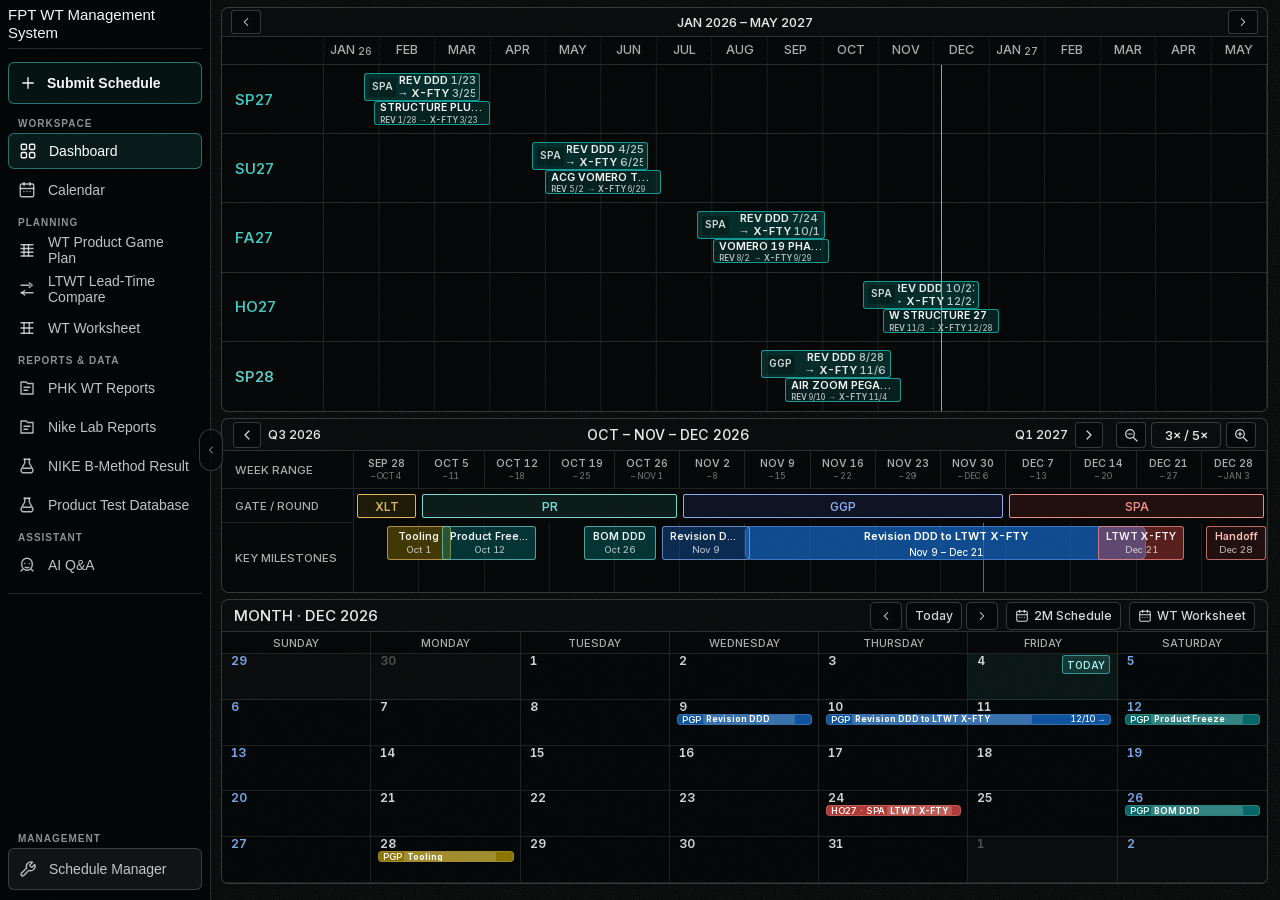
<file: index.html>
<!doctype html>
<html lang="en">
<head>
  <meta charset="utf-8">
  <meta name="viewport" content="width=device-width, initial-scale=1">
  <title>FPT WT Management System</title>
  <link rel="icon" href="data:,">
  <link rel="stylesheet" href="./wt-system.css?v=202607242015">
</head>
<body>
  <div
    id="wt-system-root"
    data-wt-system
    data-wt-standalone="true"
    data-wt-year="2026"
    data-wt-backend-mode="local"
    data-wt-ai-endpoint=""
    data-wt-copilot-url="https://taekwangcom.sharepoint.com/sites/T2RLDesignTest20260420/_layouts/15/chat.aspx?app=SharePointPages"
    data-wt-agent-source-path="/sites/T2RL2/SiteAssets/T2RL Data Agent Source.md"
    data-wt-tcms-events-url="./tcms-wt-events.json"
    data-wt-tcms-refresh-ms="60000"
  ></div>
  <script defer src="./wt-system.js?v=202607242015"></script>
</body>
</html>
</file>
<file: wt-system.css>
@font-face {
  font-family: "Helvetica Now Text";
  src:
    local("Helvetica Now Text"),
    local("HelveticaNowText");
  font-weight: 100 900;
  font-style: normal;
  font-display: swap;
}

@font-face {
  font-family: "T2RL Inter";
  src: url("./fonts/t2rl-inter-latin-100-900-normal.woff2") format("woff2");
  font-style: normal;
  font-weight: 100 900;
  font-display: swap;
}

/* Schedule command board: supplied 1672 x 941 visual reference */
@font-face {
  font-family: "Inter WT";
  src: url("./fonts/inter-variable.woff2") format("woff2");
  font-weight: 100 900;
  font-style: normal;
  font-display: swap;
}

.wt-app.is-dashboard {
  --wt-sidebar-width: clamp(208px, 16.5vw, 232px);
  grid-template-columns: var(--wt-sidebar-width) minmax(0, 1fr);
  background: #f7f8f8;
  font-family: "Inter WT", Inter, "Arimo WT", Arial, sans-serif;
}

.wt-app.is-dashboard.is-sidebar-collapsed {
  grid-template-columns: 0 minmax(0, 1fr);
}

.wt-app.is-dashboard .wt-main,
.wt-app.is-dashboard .wt-workspace {
  min-width: 0;
  min-height: 0;
  height: 100%;
  background: #f7f8f8;
  overflow: hidden;
}

.wt-command-sidebar {
  width: 244px;
  max-width: 244px;
  height: 100%;
  min-height: 0;
  display: grid;
  grid-template-rows: 62px minmax(0, 1fr) 54px;
  gap: 0;
  padding: 0 7px;
  border: 0;
  border-right: 1px solid #123f48;
  background: #003b46;
  color: #f7ffff;
  overflow: hidden;
}

.wt-command-brand {
  display: grid;
  grid-template-columns: 40px minmax(0, 1fr) 27px;
  gap: 9px;
  align-items: center;
  min-width: 0;
  padding: 8px 2px 7px 6px;
}

.wt-command-brand-mark {
  width: 38px;
  height: 40px;
  display: grid;
  place-items: center;
  border: 2px solid #eafafa;
  border-radius: 2px;
  color: #ffffff;
  font-size: 18px;
  font-weight: 700;
  line-height: 1;
}

.wt-command-brand-copy {
  min-width: 0;
  display: grid;
  gap: 4px;
}

.wt-command-brand-copy b {
  color: #ffffff;
  font-size: 15px;
  font-weight: 750;
  line-height: 1;
  white-space: nowrap;
}

.wt-command-brand-copy small {
  color: #f0fbfc;
  font-size: 10px;
  font-weight: 600;
  line-height: 1;
  white-space: nowrap;
}

.wt-command-brand button,
.wt-command-collapse,
.wt-command-nav button {
  border: 0;
  background: transparent;
  color: inherit;
}

.wt-command-brand button {
  width: 27px;
  height: 38px;
  display: grid;
  place-items: center;
  padding: 0;
}

.wt-command-brand button .wt-icon {
  width: 21px;
  height: 21px;
}

.wt-command-nav {
  min-height: 0;
  display: grid;
  align-content: start;
  gap: 3px;
  padding-top: 6px;
  overflow: hidden;
}

.wt-command-dashboard-link {
  height: 27px;
  display: grid;
  grid-template-columns: 22px 1fr;
  gap: 8px;
  align-items: center;
  padding: 0 13px;
  border-radius: 3px;
  text-align: left;
  font-size: 12px;
  font-weight: 650;
}

.wt-command-dashboard-link.active {
  background: #087d81;
  color: #ffffff;
}

.wt-command-dashboard-link .wt-icon {
  width: 19px;
  height: 19px;
}

.wt-command-nav-group {
  display: grid;
  gap: 1px;
}

.wt-command-nav-group > header {
  height: 26px;
  display: flex;
  align-items: center;
  justify-content: space-between;
  padding: 5px 12px 1px;
}

.wt-command-nav-group > header b {
  color: #ffffff;
  font-size: 10px;
  font-weight: 720;
  line-height: 1;
  letter-spacing: .02em;
}

.wt-command-nav-group > header .wt-icon {
  width: 13px;
  height: 13px;
}

.wt-command-tree {
  position: relative;
  display: grid;
  gap: 0;
  padding-left: 30px;
}

.wt-command-tree::before {
  content: "";
  position: absolute;
  top: 3px;
  bottom: 10px;
  left: 29px;
  border-left: 1px solid rgba(221, 247, 249, .72);
}

.wt-command-tree button {
  position: relative;
  height: 24px;
  display: flex;
  align-items: center;
  padding: 0 0 0 15px;
  color: #f0f8f8;
  text-align: left;
  font-size: 10.5px;
  line-height: 1;
}

.wt-command-tree button::before {
  content: "";
  position: absolute;
  left: 0;
  top: 50%;
  width: 10px;
  border-top: 1px solid rgba(221, 247, 249, .72);
}

.wt-command-tree button:hover,
.wt-command-tree button:focus-visible {
  color: #ffffff;
  background: rgba(255,255,255,.08);
  outline: none;
}

.wt-command-collapse {
  height: 54px;
  display: flex;
  align-items: center;
  gap: 10px;
  align-self: end;
  padding: 0 13px;
  border-top: 1px solid rgba(224,248,249,.55);
  color: #ffffff;
  font-size: 11px;
  text-align: left;
}

.wt-command-collapse .wt-icon {
  width: 16px;
  height: 16px;
}

.wt-app.is-dashboard .wt-dashboard.wt-command-dashboard,
#wt-system-root[data-wt-fit="viewport"] .wt-app.is-dashboard .wt-dashboard.wt-command-dashboard {
  position: relative;
  width: 100%;
  height: 100%;
  min-height: 0;
  display: grid;
  grid-template-rows: 40px 308px 24px 190px 26px minmax(0, 1fr);
  gap: 0;
  padding: 10px 12px 16px 10px;
  background: #f7f8f8;
  overflow: hidden;
}

.wt-command-topbar {
  min-width: 0;
  display: flex;
  align-items: center;
  justify-content: flex-end;
  gap: 8px;
  padding: 0 5px;
}

.wt-command-page-title {
  min-width: 212px;
  display: grid;
  gap: 5px;
}

.wt-command-page-title h1,
.wt-command-page-title span {
  margin: 0;
}

.wt-command-page-title h1 {
  color: #12242e;
  font-size: 22px;
  font-weight: 710;
  line-height: 1;
}

.wt-command-page-title span {
  color: #38444b;
  font-size: 11px;
  font-weight: 450;
}

.wt-command-top-actions {
  min-width: 0;
  display: flex;
  align-items: center;
  justify-content: flex-end;
  gap: 20px;
}

.wt-command-action,
.wt-command-icon-action,
.wt-command-program-select select {
  border: 0;
  background: #ffffff;
  color: #182a34;
  font-size: 11px;
  font-weight: 560;
}

.wt-command-program-select {
  position: relative;
}

.wt-command-program-select select {
  width: 120px;
  height: 36px;
  appearance: auto;
  padding: 0 11px;
  border: 1px solid #c4cbcf;
  border-radius: 4px;
}

.wt-command-action,
.wt-command-icon-action {
  height: 36px;
  display: inline-flex;
  align-items: center;
  justify-content: center;
  border: 1px solid #c4cbcf;
  border-radius: 4px;
}

.wt-command-action {
  min-width: 88px;
  gap: 7px;
  padding: 0 12px;
}

.wt-command-action.active {
  border-color: #087d81;
  background: #e2f4f3;
  color: #006d72;
}

.wt-command-icon-action {
  width: 42px;
  padding: 0;
}

.wt-command-action .wt-icon,
.wt-command-icon-action .wt-icon {
  width: 18px;
  height: 18px;
}

.wt-command-data-date {
  align-self: center;
  color: #2f3b41;
  font-size: 10px;
  font-weight: 500;
  white-space: nowrap;
}

.wt-command-panel {
  min-width: 0;
  min-height: 0;
  border: 1px solid #75838a;
  border-radius: 4px;
  background: #ffffff;
  overflow: hidden;
}

.wt-command-panel-head {
  height: 29px;
  display: grid;
  grid-template-columns: minmax(0, 1fr);
  align-items: center;
  border-bottom: 1px solid #d2d6d8;
}

.wt-command-panel h2 {
  margin: 0;
  color: #182b35;
  font-size: 13px;
  font-weight: 720;
  letter-spacing: 0;
}

.wt-command-panel-head h2 {
  padding-left: 14px;
  font-size: 12px;
  white-space: nowrap;
}

.wt-command-panel-head > b {
  justify-self: center;
  color: #25333a;
  font-size: 11px;
  font-weight: 560;
}

.wt-command-macro-nav {
  width: 100%;
  min-width: 0;
  display: grid;
  grid-template-columns: 28px minmax(0, 1fr) 28px;
  align-items: center;
  gap: 7px;
  padding: 0 7px;
}

.wt-command-macro-nav b {
  justify-self: center;
  color: #25333a;
  font-size: 10px;
  font-weight: 620;
  white-space: nowrap;
}

.wt-command-macro-nav button {
  width: 28px;
  height: 23px;
  display: grid;
  place-items: center;
  padding: 0;
  border: 1px solid #c4cbcf;
  border-radius: 3px;
  background: #ffffff;
  color: #20343d;
}

.wt-command-macro-nav button:hover,
.wt-command-macro-nav button:focus-visible {
  border-color: #0b8589;
  color: #00777b;
}

.wt-command-macro-nav .wt-icon {
  width: 14px;
  height: 14px;
}

.wt-command-year-months {
  height: 26px;
  display: grid;
  grid-template-columns: 102px repeat(var(--wt-command-month-count, 17), minmax(0, 1fr));
  border-bottom: 1px solid #cbd1d4;
}

.wt-command-year-months > * {
  min-width: 0;
  display: grid;
  place-items: center;
  border-right: 1px dotted #c9ced0;
}

.wt-command-year-months > *:last-child {
  border-right: 0;
}

.wt-command-year-months b {
  display: flex;
  height: 100%;
  align-items: center;
  justify-content: center;
  gap: 2px;
  color: #23323a;
  font-size: 8.5px;
  font-weight: 680;
  line-height: 1;
}

.wt-command-year-months b small {
  color: #758086;
  font-size: 6.5px;
  font-weight: 600;
  line-height: 1;
}

.wt-command-season-grid {
  position: relative;
  height: calc(100% - 55px);
}

.wt-command-season-row {
  height: calc(100% / var(--wt-command-season-count, 5));
  display: grid;
  grid-template-columns: 102px minmax(0, 1fr);
  border-bottom: 1px solid #d2d7d9;
}

.wt-command-season-row:last-of-type {
  border-bottom: 0;
}

.wt-command-season-label {
  display: grid;
  align-content: center;
  gap: 3px;
  padding: 0 12px;
  border: 0;
  border-right: 1px solid #cbd1d4;
  background: #ffffff;
  text-align: left;
}

.wt-command-season-label b {
  font-size: 12px;
  font-weight: 720;
  line-height: 1;
}

.wt-command-season-label small {
  font-size: 9px;
  font-weight: 480;
  line-height: 1;
}

.wt-season-green .wt-command-season-label { color: #34752f; }
.wt-season-teal .wt-command-season-label { color: #008387; }
.wt-season-orange .wt-command-season-label { color: #c36515; }
.wt-season-coral .wt-command-season-label { color: #cb342f; }
.wt-season-purple .wt-command-season-label { color: #744099; }

.wt-command-season-track {
  position: relative;
  min-width: 0;
  background-image: linear-gradient(to right, transparent calc(100% - 1px), #e1e4e6 calc(100% - 1px));
  background-size: calc(100% / var(--wt-command-month-count, 17)) 100%;
}

.wt-command-season-plan-bar,
.wt-command-season-actual-bar {
  position: absolute;
  left: var(--start);
  width: max(22px, calc(var(--end) - var(--start)));
  min-width: 0;
  margin: 0;
  border-radius: 3px;
  overflow: hidden;
  white-space: nowrap;
}

.wt-command-season-plan-bar {
  top: 3px;
  height: 16px;
  display: grid;
  grid-template-columns: auto minmax(0, 1fr) auto minmax(0, 1fr);
  align-items: center;
  gap: 3px;
  padding: 0 5px;
  border: 1px solid rgba(39, 66, 72, .18);
  color: #28353b;
  text-align: center;
}

.wt-season-green .wt-command-season-plan-bar { background: #cbddc5; }
.wt-season-teal .wt-command-season-plan-bar { background: #bfdfdb; }
.wt-season-orange .wt-command-season-plan-bar { background: #fcdbb9; }
.wt-season-coral .wt-command-season-plan-bar { background: #f6c5c5; }
.wt-season-purple .wt-command-season-plan-bar { background: #dac7e4; }

.wt-command-season-plan-bar span {
  min-width: 0;
  display: flex;
  align-items: center;
  gap: 3px;
  overflow: hidden;
}

.wt-command-season-plan-bar span:last-child {
  justify-content: flex-end;
}

.wt-command-season-plan-bar b,
.wt-command-season-plan-bar small,
.wt-command-season-plan-bar i {
  flex: 0 0 auto;
  font-size: 7.5px;
  font-style: normal;
  line-height: 1;
}

.wt-command-season-plan-bar b {
  overflow: hidden;
  font-weight: 760;
  text-overflow: ellipsis;
}

.wt-command-bar-gate {
  flex: 0 0 auto;
  min-width: 23px;
  height: 12px;
  display: grid;
  place-items: center;
  padding: 0 3px;
  border-radius: 2px;
  background: rgba(17, 51, 59, .16);
  color: #17363e;
  font-size: 7px;
  font-weight: 800;
  line-height: 1;
}

.wt-command-season-plan-bar small {
  color: rgba(22, 46, 52, .72);
  font-weight: 600;
}

.wt-command-season-actual-bar {
  top: 22px;
  height: 16px;
  display: flex;
  align-items: center;
  gap: 4px;
  padding: 0 5px;
  border: 1px solid #4464d8;
  background: #eef1ff;
  color: #263d92;
  text-align: left;
}

.wt-command-season-actual-bar b,
.wt-command-season-actual-bar span,
.wt-command-season-actual-bar small {
  min-width: 0;
  font-size: 7.5px;
  line-height: 1;
}

.wt-command-season-actual-bar b,
.wt-command-season-actual-bar small {
  flex: 0 0 auto;
  font-weight: 760;
}

.wt-command-season-actual-bar span {
  flex: 1 1 auto;
  overflow: hidden;
  font-weight: 650;
  text-overflow: ellipsis;
}

.wt-command-season-empty {
  margin: 0;
  padding: 22px 16px;
  color: #69777d;
  font-size: 11px;
}

.wt-command-year-today {
  position: absolute;
  inset: 0 0 0 102px;
  z-index: 4;
  pointer-events: none;
}

.wt-command-year-today::after {
  content: "";
  position: absolute;
  top: 0;
  bottom: 0;
  left: var(--point);
  width: 1px;
  background: #13aeb6;
}

.wt-command-today-gap {
  position: relative;
  margin-left: 102px;
  pointer-events: none;
}

.wt-command-today-gap span {
  position: absolute;
  top: 3px;
  left: var(--point);
  z-index: 5;
  min-width: 44px;
  height: 19px;
  display: grid;
  place-items: center;
  padding: 0 6px;
  border: 1px solid #7fd5da;
  border-radius: 3px;
  background: #bdeff0;
  color: #087c82;
  font-size: 9px;
  font-weight: 650;
  transform: translateX(-50%);
}

.wt-command-today-gap.is-master-gap span {
  top: 4px;
}

.wt-command-master-head {
  height: 36px;
  display: grid;
  grid-template-columns: 140px minmax(250px, 1fr) 140px 164px;
  align-items: center;
  gap: 8px;
  padding: 0 15px;
  border-bottom: 1px solid #cbd1d4;
}

.wt-command-master-head h2 {
  font-size: 16px;
}

.wt-command-master-head > b {
  justify-self: center;
  font-size: 12px;
  font-weight: 650;
}

.wt-command-quarter-nav {
  display: flex;
  align-items: center;
  gap: 9px;
  color: #2b3a42;
  font-size: 10px;
  font-weight: 560;
}

.wt-command-quarter-nav.is-next {
  justify-content: flex-end;
}

.wt-command-quarter-nav button,
.wt-command-zoom button {
  width: 31px;
  height: 28px;
  display: grid;
  place-items: center;
  padding: 0;
  border: 1px solid #bfc7cb;
  border-radius: 4px;
  background: #ffffff;
  color: #1f3139;
}

.wt-command-quarter-nav .wt-icon,
.wt-command-zoom .wt-icon {
  width: 17px;
  height: 17px;
}

.wt-command-zoom {
  display: grid;
  grid-template-columns: 34px 78px 34px;
  gap: 6px;
  justify-content: end;
}

.wt-command-zoom button {
  width: 34px;
}

.wt-command-zoom output {
  height: 28px;
  display: grid;
  place-items: center;
  border: 1px solid #bfc7cb;
  border-radius: 4px;
  color: #26373e;
  font-size: 12px;
  font-weight: 550;
}

.wt-command-master-grid {
  height: calc(100% - 36px);
  display: grid;
  grid-template-columns: 132px repeat(var(--weeks), minmax(0, 1fr));
  grid-template-rows: 36px 34px minmax(0, 1fr);
}

.wt-command-master-label {
  z-index: 2;
  display: flex;
  align-items: center;
  padding-left: 13px;
  border-right: 1px solid #cbd1d4;
  border-bottom: 1px solid #cbd1d4;
  background: #ffffff;
  color: #29383f;
  font-size: 9.5px;
  font-weight: 560;
}

.wt-command-master-label.is-week { grid-column: 1; grid-row: 1; }
.wt-command-master-label.is-gate { grid-column: 1; grid-row: 2; }
.wt-command-master-label.is-milestone { grid-column: 1; grid-row: 3; border-bottom: 0; }

.wt-command-week-label {
  grid-row: 1;
  border: 0;
  border-right: 1px solid #d6dbdd;
  border-bottom: 1px solid #cbd1d4;
  background: #ffffff;
  color: #2a3a42;
  font-size: 9px;
  font-weight: 560;
}

.wt-command-gate-band {
  grid-row: 2;
  align-self: center;
  height: 22px;
  display: grid;
  place-items: center;
  margin: 0 3px;
  border: 1px solid currentColor;
  border-radius: 2px;
  font-size: 10px;
  font-weight: 680;
}

.wt-command-gate-band.is-xlt { color: #a26d00; background: #fff6d7; }
.wt-command-gate-band.is-pr { color: #087e7c; background: #def4f1; }
.wt-command-gate-band.is-ggp { color: #1f5cbd; background: #dfe9fb; }
.wt-command-gate-band.is-spa { color: #d93832; background: #ffe1df; }

.wt-command-milestone-track {
  position: relative;
  grid-row: 3;
  min-width: 0;
  display: grid;
  grid-template-columns: repeat(var(--weeks), minmax(0, 1fr));
  align-items: start;
  overflow: hidden;
}

.wt-command-master-rule {
  grid-row: 1;
  height: 100%;
  border-right: 1px solid #d8dcde;
}

.wt-command-master-event {
  position: absolute;
  top: 6px;
  left: var(--visual-left);
  z-index: 2;
  width: var(--visual-width);
  min-width: 0;
  height: 40px;
  display: grid;
  align-content: center;
  gap: 3px;
  margin: 0;
  padding: 0 5px;
  border: 1px solid transparent;
  border-radius: 4px;
  color: #ffffff;
  text-align: center;
  overflow: hidden;
}

.wt-command-master-event b,
.wt-command-master-event small {
  min-width: 0;
  overflow: hidden;
  text-overflow: ellipsis;
  white-space: nowrap;
}

.wt-command-master-event b { font-size: 9px; font-weight: 620; }
.wt-command-master-event small { font-size: 8px; font-weight: 450; }
.wt-command-master-event.is-gold { background: #b99700; }
.wt-command-master-event.is-teal { background: #078b89; }
.wt-command-master-event.is-blue { background: #1667c4; }
.wt-command-master-event.is-red { background: #e24943; }
.wt-command-master-event.is-red-outline { border-color: #df4e48; background: #ffffff; color: #d23c37; }
.wt-command-master-event.is-flow { border-radius: 6px; }

.wt-command-master-event.is-point {
  z-index: 3;
  width: 74px;
  min-width: 74px;
  padding: 0 2px 0 13px;
  border: 0;
  background: transparent;
  color: #25363e;
  text-align: left;
  overflow: visible;
}

.wt-command-master-event.is-point::before {
  content: "";
  position: absolute;
  top: 16px;
  left: 2px;
  width: 8px;
  height: 8px;
  border: 1px solid rgba(24, 45, 54, .22);
  border-radius: 2px;
  background: #53616a;
}

.wt-command-master-event.is-point.is-label-before {
  left: auto;
  right: calc(100% - var(--visual-left));
  padding: 0 13px 0 2px;
  text-align: right;
}

.wt-command-master-event.is-point.is-label-before::before {
  right: 2px;
  left: auto;
}

.wt-command-master-event.is-point.is-gold::before { background: #b99700; }
.wt-command-master-event.is-point.is-teal::before { background: #078b89; }
.wt-command-master-event.is-point.is-blue::before { background: #1667c4; }
.wt-command-master-event.is-point.is-red::before { background: #e24943; }
.wt-command-master-event.is-point.is-red-outline::before { border-color: #df4e48; background: #ffffff; }
.wt-command-master-event.is-point b { font-size: 8px; font-weight: 650; }
.wt-command-master-event.is-point small { color: #66747a; font-size: 7.5px; }

.wt-command-master-event.is-point.is-label-before.is-red b,
.wt-command-master-event.is-point.is-label-before.is-red small {
  justify-self: end;
  padding: 0 2px;
  border-radius: 1px;
  background: rgba(255, 255, 255, .9);
}

.wt-command-actual-event {
  position: absolute;
  bottom: calc(1px + (var(--actual-row) * 16px));
  left: var(--visual-left);
  z-index: 4;
  width: 82px;
  height: 15px;
  display: flex;
  align-items: center;
  justify-content: flex-start;
  gap: 3px;
  padding: 0 2px 0 12px;
  border: 0;
  background: transparent;
  color: #344db6;
  overflow: visible;
  text-align: left;
}

.wt-command-actual-event::before {
  content: "";
  position: absolute;
  top: 4px;
  left: 2px;
  width: 7px;
  height: 7px;
  border: 1px solid #394fc1;
  border-radius: 2px;
  background: #5a6fe2;
}

.wt-command-actual-event.is-label-before {
  left: auto;
  right: calc(100% - var(--visual-left));
  justify-content: flex-end;
  padding: 0 12px 0 2px;
  text-align: right;
}

.wt-command-actual-event.is-label-before::before {
  right: 2px;
  left: auto;
}

.wt-command-actual-event b,
.wt-command-actual-event small {
  overflow: hidden;
  font-size: 7px;
  white-space: nowrap;
  text-overflow: ellipsis;
}

.wt-command-actual-event b { max-width: 53px; }
.wt-command-actual-event small { flex: 0 0 auto; color: #6671a8; }

.wt-command-month {
  display: grid;
  grid-template-rows: 32px minmax(0, 1fr);
}

.wt-command-month > header {
  display: flex;
  align-items: center;
  padding: 0 13px;
  border-bottom: 1px solid #cbd1d4;
}

.wt-command-month > header h2 {
  font-size: 13px;
}

.wt-command-month-grid {
  min-height: 0;
  display: grid;
  grid-template-columns: repeat(7, minmax(0, 1fr));
  grid-template-rows: 27px repeat(var(--month-weeks), minmax(0, 1fr));
  isolation: isolate;
}

.wt-command-weekday {
  grid-row: 1;
  display: grid;
  place-items: center;
  border-right: 1px solid #cfd4d6;
  border-bottom: 1px solid #cbd1d4;
  color: #2a383f;
  font-size: 8.5px;
  font-weight: 560;
}

.wt-command-month-cell {
  position: relative;
  z-index: 1;
  display: block;
  min-width: 0;
  min-height: 0;
  padding: 8px 10px;
  border: 0;
  border-right: 1px solid #d2d7d9;
  border-bottom: 1px solid #d2d7d9;
  background: #ffffff;
  color: #24343c;
  text-align: left;
}

.wt-command-month-cell:nth-of-type(7n) {
  border-right: 0;
}

.wt-command-month-cell span {
  font-size: 11px;
  font-weight: 620;
}

.wt-command-month-cell.is-weekend span {
  color: #175caf;
}

.wt-command-month-cell.is-outside {
  color: #aab1b5;
  background: #fbfcfc;
}

.wt-command-month-cell.is-outside span {
  color: #9da5a9;
}

.wt-command-month-cell.is-today {
  background: #eaf8f8;
}

.wt-command-month-cell small {
  position: absolute;
  right: 10px;
  top: 7px;
  min-width: 43px;
  height: 20px;
  display: grid;
  place-items: center;
  border: 1px solid #8adadd;
  border-radius: 3px;
  background: #c7f2f2;
  color: #00838a;
  font-size: 8px;
  font-weight: 650;
}

.wt-command-month-event {
  position: relative;
  z-index: 3;
  align-self: start;
  min-width: 0;
  height: 25px;
  display: grid;
  grid-template-columns: minmax(0, 1fr) auto auto auto;
  gap: 4px;
  align-items: center;
  margin: calc(20px + (var(--lane) * 27px)) 8px 0;
  padding: 0 8px;
  border: 1px solid transparent;
  border-radius: 4px;
  color: #ffffff;
  text-align: left;
  overflow: hidden;
}

.wt-command-month-event b,
.wt-command-month-event em,
.wt-command-month-event small {
  overflow: hidden;
  text-overflow: ellipsis;
  white-space: nowrap;
}

.wt-command-month-event b { font-size: 9px; font-weight: 540; }
.wt-command-month-event em {
  max-width: 96px;
  padding: 1px 3px;
  border-radius: 2px;
  background: rgba(255, 255, 255, .18);
  font-size: 8px;
  font-style: normal;
  font-weight: 680;
  line-height: 1.15;
}
.wt-command-month-event:not(.is-single-day) em { max-width: 180px; }
.wt-command-month-event small { font-size: 8px; font-weight: 450; }
.wt-command-month-event > span { font-size: 16px; line-height: 1; }
.wt-command-month-event.is-single-day small { display: none; }
.wt-command-month-event.is-blue { background: #1469c7; }
.wt-command-month-event.is-teal { background: #078b89; }
.wt-command-month-event.is-gold { background: #b99700; }
.wt-command-month-event.is-red { background: #e24943; }
.wt-command-month-event.is-actual { background: #536df0; }

.wt-command-topbar button:active,
.wt-command-sidebar button:active,
.wt-command-panel button:active {
  transform: none;
}

@media (max-width: 1450px) {
  .wt-app.is-dashboard { --wt-sidebar-width: clamp(208px, 16.5vw, 232px); }
  .wt-command-sidebar { width: 232px; max-width: 232px; }
  .wt-command-top-actions { gap: 7px; }
  .wt-command-data-date { display: none; }
  .wt-command-master-head { grid-template-columns: 120px minmax(220px,1fr) 120px 164px; }
}

@media (max-height: 820px) {
  .wt-command-sidebar { grid-template-rows: 56px minmax(0,1fr) 42px; }
  .wt-command-nav { gap: 1px; }
  .wt-command-nav-group > header { height: 21px; }
  .wt-command-tree button { height: 19px; }
  .wt-app.is-dashboard .wt-dashboard.wt-command-dashboard,
  #wt-system-root[data-wt-fit="viewport"] .wt-app.is-dashboard .wt-dashboard.wt-command-dashboard {
    grid-template-rows: 36px 285px 18px 165px 18px minmax(0,1fr);
    padding-top: 7px;
  }
}

@font-face {
  font-family: "Helvetica Now Display";
  src:
    local("Helvetica Now Display"),
    local("HelveticaNowDisplay"),
    local("HelveticaNowDisplayMedium");
  font-weight: 100 900;
  font-style: normal;
  font-display: swap;
}

@font-face {
  font-family: "Arimo WT";
  src: url("./fonts/arimo-latin-400-normal.woff2") format("woff2");
  font-weight: 400;
  font-style: normal;
  font-display: swap;
  unicode-range: U+0000-00FF,U+0131,U+0152-0153,U+02BB-02BC,U+02C6,U+02DA,U+02DC,U+0304,U+0308,U+0329,U+2000-206F,U+20AC,U+2122,U+2191,U+2193,U+2212,U+2215,U+FEFF,U+FFFD;
}

@font-face {
  font-family: "Arimo WT";
  src: url("./fonts/arimo-latin-500-normal.woff2") format("woff2");
  font-weight: 500;
  font-style: normal;
  font-display: swap;
  unicode-range: U+0000-00FF,U+0131,U+0152-0153,U+02BB-02BC,U+02C6,U+02DA,U+02DC,U+0304,U+0308,U+0329,U+2000-206F,U+20AC,U+2122,U+2191,U+2193,U+2212,U+2215,U+FEFF,U+FFFD;
}

@font-face {
  font-family: "Arimo WT";
  src: url("./fonts/arimo-latin-600-normal.woff2") format("woff2");
  font-weight: 600;
  font-style: normal;
  font-display: swap;
  unicode-range: U+0000-00FF,U+0131,U+0152-0153,U+02BB-02BC,U+02C6,U+02DA,U+02DC,U+0304,U+0308,U+0329,U+2000-206F,U+20AC,U+2122,U+2191,U+2193,U+2212,U+2215,U+FEFF,U+FFFD;
}

@font-face {
  font-family: "Arimo WT";
  src: url("./fonts/arimo-latin-700-normal.woff2") format("woff2");
  font-weight: 700;
  font-style: normal;
  font-display: swap;
  unicode-range: U+0000-00FF,U+0131,U+0152-0153,U+02BB-02BC,U+02C6,U+02DA,U+02DC,U+0304,U+0308,U+0329,U+2000-206F,U+20AC,U+2122,U+2191,U+2193,U+2212,U+2215,U+FEFF,U+FFFD;
}

#wt-system-root,
.wt-root {
  --canvas: #f4f5f3;
  --surface: #ffffff;
  --panel: #eceeed;
  --panel-strong: #dde1df;
  --ink: #151716;
  --muted: #66706c;
  --line: #cfd5d2;
  --line-strong: #222826;
  --teal: #21aeb0;
  --teal-dark: #087b80;
  --orange: #d98b16;
  --blue: #416a9b;
  --green: #5f8757;
  --red: #b86b5b;
  --font-text: "Helvetica Now Text", "Helvetica Neue", Helvetica, "Arimo WT", Arial, "Apple SD Gothic Neo", sans-serif;
  --font-display: "Helvetica Now Display", "Helvetica Now Text", "Helvetica Neue", Helvetica, "Arimo WT", Arial, "Apple SD Gothic Neo", sans-serif;
  min-height: 100dvh;
  color: var(--ink);
  font-family: var(--font-text);
  font-variant-numeric: tabular-nums;
}

#wt-system-root *,
.wt-root * {
  box-sizing: border-box;
}

body:has(#wt-system-root[data-wt-standalone="true"]) {
  margin: 0;
  background: var(--canvas);
  overflow: hidden;
}

button,
input,
select,
textarea {
  font: inherit;
}

button {
  cursor: pointer;
}

button:active {
  transform: translateY(1px);
}

button:focus-visible,
input:focus-visible,
select:focus-visible,
textarea:focus-visible {
  outline: 3px solid rgba(33, 174, 176, .34);
  outline-offset: 2px;
}

.wt-icon {
  width: 18px;
  height: 18px;
  display: block;
  flex: 0 0 auto;
  stroke-width: 1.8;
}

.wt-app {
  position: relative;
  width: 100vw;
  min-width: 0;
  height: 100dvh;
  min-height: 0;
  display: grid;
  grid-template-columns: var(--wt-sidebar-width, 256px) minmax(0, 1fr);
  background: var(--canvas);
  overflow: hidden;
}

.wt-sidebar {
  display: grid;
  grid-template-rows: auto auto minmax(0, 1fr) auto;
  gap: 14px;
  min-height: 0;
  padding: 24px 18px 18px;
  background: #1c211f;
  color: #f8faf8;
  border-right: 1px solid #303735;
}

.wt-brand {
  display: grid;
  grid-template-columns: 1fr;
  gap: 0;
  align-items: center;
  min-height: 54px;
}

.wt-brand b,
.wt-brand small {
  display: block;
}

.wt-brand b {
  font-family: var(--font-display);
  font-size: 20px;
  line-height: 1.12;
  letter-spacing: .02em;
}

.wt-brand small {
  margin-top: 4px;
  color: #a9b2ae;
  font-size: 12px;
  text-transform: uppercase;
}

.wt-sidebar-create {
  min-height: 46px;
  display: grid;
  grid-template-columns: 22px minmax(0, 1fr);
  gap: 10px;
  align-items: center;
  margin: 14px 0 2px;
  border: 1px solid rgba(255,255,255,.32);
  border-radius: 6px;
  background: rgba(255,255,255,.14);
  color: #ffffff;
  padding: 0 12px;
  text-align: left;
  font-size: 15px;
  font-weight: 800;
  cursor: pointer;
}

.wt-sidebar-create .wt-icon {
  width: 20px;
  height: 20px;
}

.wt-primary-nav {
  display: grid;
  gap: 12px;
  align-content: start;
  padding: 8px 0 10px;
  border-top: 1px solid rgba(255,255,255,.10);
  border-bottom: 1px solid rgba(255,255,255,.10);
}

.wt-nav-group {
  min-width: 0;
  display: grid;
  gap: 4px;
}

.wt-nav-group-title {
  margin: 0;
  padding: 0 10px 2px;
  color: rgba(255,255,255,.62);
  font-size: 11px;
  font-weight: 800;
  line-height: 1;
  letter-spacing: .08em;
  text-transform: uppercase;
}

.wt-primary-nav-main {
  align-self: start;
}

.wt-sidebar-bottom-nav {
  align-self: end;
  padding: 10px 0 0;
  border-bottom: 0;
}

.wt-sidebar-bottom-nav button {
  height: 48px;
  border: 1px solid rgba(255,255,255,.18);
  background: rgba(255,255,255,.06);
}

.wt-primary-nav button,
.wt-primary-nav a {
  height: 44px;
  display: grid;
  grid-template-columns: 22px 1fr;
  gap: 10px;
  align-items: center;
  border: 0;
  background: transparent;
  color: #cfd7d4;
  text-align: left;
  text-decoration: none;
  font-size: 17px;
  cursor: pointer;
}

.wt-primary-nav button i,
.wt-primary-nav a i {
  width: 10px;
  height: 10px;
  margin-left: 4px;
  border: 1px solid currentColor;
}

.wt-primary-nav button .wt-icon,
.wt-primary-nav a .wt-icon {
  width: 21px;
  height: 21px;
}

.wt-primary-nav button.active,
.wt-primary-nav a.active {
  background: rgba(255,255,255,.08);
  color: #fff;
}

.wt-primary-nav button.active i,
.wt-primary-nav a.active i {
  background: var(--teal);
  border-color: var(--teal);
}

.wt-side-card,
.wt-mini-month,
.wt-side-status {
  border: 1px solid rgba(255,255,255,.10);
  background: rgba(255,255,255,.06);
}

.wt-side-date {
  min-height: 86px;
  display: flex;
  align-items: center;
  justify-content: space-between;
  gap: 12px;
  padding: 14px;
}

.wt-side-date small,
.wt-side-status span,
.wt-toolbar small,
.wt-filter-group small,
.wt-dashboard-hero small,
.wt-plan-map header small,
.wt-library-main header small {
  color: var(--muted);
  font-size: 12px;
  line-height: 1;
  letter-spacing: .08em;
  text-transform: uppercase;
}

.wt-side-date small,
.wt-side-date b {
  display: block;
}

.wt-side-date b {
  margin-top: 6px;
  color: #fff;
  font-size: 22px;
  line-height: 1;
}

.wt-side-date span {
  color: #fff;
  font-size: 22px;
}

.wt-mini-month {
  padding: 14px;
}

.wt-mini-month header {
  display: flex;
  justify-content: space-between;
  align-items: center;
  color: #fff;
}

.wt-mini-month header span {
  color: #9da7a3;
  font-size: 12px;
}

.wt-mini-month header b {
  font-size: 18px;
  letter-spacing: .08em;
}

.wt-mini-week,
.wt-mini-days {
  display: grid;
  grid-template-columns: repeat(7, minmax(0, 1fr));
}

.wt-mini-week {
  margin-top: 14px;
  color: #8c9692;
  font-size: 11px;
  text-align: center;
}

.wt-mini-days {
  gap: 4px;
  margin-top: 8px;
}

.wt-mini-days button,
.wt-mini-days span {
  width: 100%;
  aspect-ratio: 1;
  display: grid;
  place-items: center;
  border: 0;
  background: transparent;
  color: #d9dfdc;
  font-size: 12px;
}

.wt-mini-days button.has-event {
  background: rgba(255,255,255,.09);
}

.wt-mini-days button.active {
  background: var(--teal);
  color: #fff;
}

.wt-create,
.wt-projector,
.wt-toolbar-create,
.wt-edit-form .primary {
  border: 0;
  background: var(--teal);
  color: #fff;
  font-weight: 700;
}

.wt-create {
  height: 48px;
  display: flex;
  align-items: center;
  justify-content: center;
  gap: 10px;
  font-size: 16px;
}

.wt-create span {
  position: relative;
  width: 17px;
  height: 17px;
  border: 1px solid currentColor;
  border-radius: 50%;
}

.wt-create span::before,
.wt-create span::after {
  content: "";
  position: absolute;
  left: 4px;
  right: 4px;
  top: 7px;
  height: 1px;
  background: currentColor;
}

.wt-create span::after {
  transform: rotate(90deg);
}

.wt-side-status {
  display: grid;
  grid-template-columns: repeat(3, minmax(0, 1fr));
  align-items: stretch;
}

.wt-side-status p {
  min-width: 0;
  margin: 0;
  padding: 12px 8px;
  border-left: 1px solid rgba(255,255,255,.08);
}

.wt-side-status p:first-child {
  border-left: 0;
}

.wt-side-status b,
.wt-side-status span {
  display: block;
}

.wt-side-status b {
  color: #fff;
  font-size: 24px;
  line-height: 1;
}

.wt-side-status span {
  margin-top: 5px;
  color: #a5afab;
  font-size: 11px;
}

.wt-projector {
  height: 44px;
  background: #303735;
  color: #e7ecea;
  font-size: 15px;
}

.wt-main {
  min-width: 0;
  min-height: 0;
  display: grid;
  grid-template-rows: 74px minmax(0, 1fr);
}

.wt-toolbar {
  display: grid;
  grid-template-columns: minmax(0, 1fr) auto auto;
  gap: 18px;
  align-items: center;
  padding: 14px 24px;
  border-bottom: 1px solid var(--line);
  background: var(--surface);
}

.wt-title-block h1 {
  font-family: var(--font-display);
  margin: 4px 0 0;
  font-size: 30px;
  line-height: 1;
}

.wt-toolbar-metrics {
  display: flex;
  align-items: center;
  gap: 8px;
}

.wt-toolbar-metrics span {
  min-height: 38px;
  display: inline-flex;
  align-items: center;
  gap: 6px;
  padding: 0 12px;
  border: 1px solid var(--line);
  background: var(--panel);
  color: var(--muted);
  font-size: 14px;
}

.wt-toolbar-metrics b {
  color: var(--ink);
  font-size: 18px;
}

.wt-toolbar-create {
  height: 38px;
  padding: 0 18px;
  font-size: 15px;
}

.wt-workspace {
  min-height: 0;
  overflow: hidden;
}

.wt-calendar-page,
.wt-dashboard,
.wt-creation,
.wt-game-plan-page,
.wt-manager-page,
.wt-lab,
.wt-ai-page,
.wt-libraries,
.wt-editor-layout {
  min-height: 0;
  height: 100%;
  padding: 18px;
}

.wt-calendar-page,
.wt-dashboard,
.wt-manager-page {
  display: grid;
  gap: 14px;
}

.wt-calendar-page {
  grid-template-rows: auto minmax(0, 1fr);
}

.wt-manager-page {
  grid-template-rows: auto auto auto minmax(0, 1fr);
  overflow: hidden;
}

.wt-manager-head {
  min-height: 62px;
  display: flex;
  align-items: center;
  justify-content: space-between;
  gap: 16px;
  padding: 14px 16px;
  border: 1px solid var(--line);
  background: var(--surface);
}

.wt-manager-head small {
  display: block;
  color: var(--muted);
  font-size: 11px;
  font-weight: 900;
  letter-spacing: .08em;
  text-transform: uppercase;
}

.wt-manager-head h2 {
  margin: 2px 0 0;
  font-family: var(--font-display);
  font-size: 26px;
  line-height: 1;
}

.wt-manager-head-actions {
  display: flex;
  align-items: center;
  gap: 12px;
}

.wt-manager-user {
  min-width: 0;
  display: inline-flex;
  align-items: center;
  gap: 7px;
  color: var(--muted);
  font-size: 12px;
}

.wt-manager-user .wt-icon {
  width: 16px;
  height: 16px;
}

.wt-manager-user b {
  max-width: 220px;
  overflow: hidden;
  color: var(--ink);
  text-overflow: ellipsis;
  white-space: nowrap;
}

.wt-manager-tabs {
  min-height: 48px;
  display: flex;
  align-items: stretch;
  gap: 0;
  border: 1px solid var(--line);
  background: #fff;
  padding: 0 14px;
}

.wt-manager-tabs button {
  min-width: 150px;
  min-height: 46px;
  display: inline-flex;
  align-items: center;
  justify-content: center;
  gap: 9px;
  border: 0;
  border-bottom: 3px solid transparent;
  background: transparent;
  color: var(--muted);
  padding: 0 14px;
  font-size: 13px;
  font-weight: 800;
  cursor: pointer;
}

.wt-manager-tabs button b {
  min-width: 24px;
  height: 22px;
  display: inline-grid;
  place-items: center;
  border-radius: 999px;
  background: #eef1ef;
  color: #45504a;
  padding: 0 7px;
  font-size: 11px;
}

.wt-manager-tabs button.active {
  border-bottom-color: #0a5961;
  color: #073f47;
}

.wt-manager-tabs button.active b {
  background: #073f47;
  color: #fff;
}

.wt-tcms-count {
  min-width: 116px;
  display: grid;
  justify-items: end;
  gap: 2px;
  color: var(--ink);
}

.wt-tcms-count small {
  color: var(--muted);
  font-size: 11px;
  font-weight: 900;
  letter-spacing: .06em;
  text-transform: uppercase;
}

.wt-tcms-count b {
  font-family: var(--font-display);
  font-size: 28px;
  line-height: 1;
}

.wt-tcms-count span {
  color: var(--muted);
  font-size: 11px;
  font-weight: 800;
}

.wt-manager-create,
.wt-manager-empty button {
  min-height: 38px;
  display: inline-flex;
  align-items: center;
  gap: 8px;
  border: 1px solid #1f5b61;
  border-radius: 6px;
  background: #073f47;
  color: #fff;
  padding: 0 14px;
  font-size: 13px;
  font-weight: 850;
  cursor: pointer;
}

.wt-manager-create .wt-icon,
.wt-manager-empty button .wt-icon {
  width: 16px;
  height: 16px;
}

.wt-manager-message {
  min-height: 30px;
}

.wt-manager-message:empty {
  min-height: 0;
  padding: 0;
  border: 0;
}

.wt-manager-projects {
  min-height: 0;
  display: grid;
  gap: 12px;
  align-content: start;
  grid-auto-rows: max-content;
  overflow: auto;
}

.wt-manager-project-row {
  min-height: 252px;
  display: grid;
  grid-template-columns: minmax(400px, .36fr) minmax(0, 1fr);
  border: 1px solid var(--line);
  background: var(--surface);
}

.wt-manager-project-info {
  min-width: 0;
  display: grid;
  grid-template-rows: repeat(7, auto);
  gap: 8px;
  padding: 16px;
  border-right: 1px solid var(--line);
}

.wt-manager-approval-line {
  min-width: 0;
  display: flex;
  align-items: center;
  justify-content: space-between;
  gap: 10px;
}

.wt-manager-approval-line > small {
  overflow: hidden;
  color: var(--muted);
  font-size: 11px;
  font-weight: 750;
  text-overflow: ellipsis;
  white-space: nowrap;
}

.wt-approval-status {
  min-height: 25px;
  display: inline-flex;
  align-items: center;
  border: 1px solid #d9b25c;
  border-radius: 999px;
  background: #fff7e4;
  color: #6e4608;
  padding: 0 10px;
  font-size: 11px;
  font-weight: 900;
  letter-spacing: 0;
  white-space: nowrap;
}

.wt-approval-status.is-approved {
  border-color: #9bc6b0;
  background: #eef8f2;
  color: #215b3c;
}

.wt-approval-status.is-returned {
  border-color: #d6a39c;
  background: #fff1ee;
  color: #7d2d25;
}

.wt-approval-status.is-withdrawn {
  border-color: #c8ceca;
  background: #f2f4f3;
  color: #5d6862;
}

.wt-manager-project-topline {
  min-width: 0;
  display: flex;
  align-items: center;
  gap: 8px;
  justify-content: space-between;
}

.wt-manager-project-topline time {
  color: var(--muted);
  font-size: 13px;
  font-weight: 850;
}

.wt-manager-project-info h3 {
  min-width: 0;
  margin: 0;
  color: var(--ink);
  font-family: var(--font-display);
  font-size: 28px;
  line-height: 1.1;
  overflow-wrap: anywhere;
}

.wt-manager-project-owner {
  min-width: 0;
  margin: 0;
  display: flex;
  align-items: baseline;
  gap: 8px;
  color: var(--muted);
  line-height: 1.2;
}

.wt-manager-project-owner span {
  flex: 0 0 auto;
  font-size: 11px;
  font-weight: 900;
  letter-spacing: .04em;
  text-transform: uppercase;
}

.wt-manager-project-owner strong {
  min-width: 0;
  overflow: hidden;
  color: #0a5961;
  font-size: 17px;
  font-weight: 850;
  text-overflow: ellipsis;
  white-space: nowrap;
}

.wt-manager-project-info > b {
  color: #0a5961;
  font-size: 15px;
  line-height: 1.25;
}

.wt-manager-meta-grid {
  min-width: 0;
  display: grid;
  grid-template-columns: repeat(2, minmax(0, 1fr));
  gap: 8px;
  align-content: start;
}

.wt-manager-meta-grid span {
  min-width: 0;
  display: grid;
  gap: 3px;
  padding: 9px 10px;
  border: 1px solid var(--line);
  background: #f8faf9;
}

.wt-manager-meta-grid small {
  color: var(--muted);
  font-size: 10px;
  font-weight: 850;
  text-transform: uppercase;
}

.wt-manager-meta-grid strong {
  min-width: 0;
  color: var(--ink);
  font-size: 14px;
  line-height: 1.25;
  overflow-wrap: anywhere;
}

.wt-manager-project-info .wt-manager-action {
  min-height: 36px;
  padding: 0 12px;
  font-size: 13px;
}

.wt-manager-project-info .wt-manager-action .wt-icon {
  width: 15px;
  height: 15px;
}

.wt-manager-timeline-panel {
  min-width: 0;
  display: grid;
  grid-template-rows: auto auto;
  align-content: start;
  gap: 14px;
  padding: 18px;
  overflow: hidden;
}

.wt-manager-timeline-head {
  min-width: 0;
  display: flex;
  align-items: center;
  justify-content: space-between;
  gap: 12px;
}

.wt-manager-timeline-head b {
  min-width: 0;
  color: var(--ink);
  font-size: 22px;
  line-height: 1.2;
}

.wt-manager-timeline-head small {
  color: var(--muted);
  font-size: 11px;
  font-weight: 850;
  text-transform: uppercase;
}

.wt-manager-timeline {
  min-width: 0;
  min-height: 128px;
  display: flex;
  gap: 10px;
  align-items: flex-start;
  overflow-x: auto;
  overflow-y: hidden;
  padding-bottom: 10px;
}

.wt-manager-timeline-chip {
  --manager-chip-accent: var(--line-strong);
  width: 228px;
  min-width: 228px;
  height: 108px;
  min-height: 108px;
  display: grid;
  grid-template-rows: auto minmax(0, 1fr) auto;
  gap: 5px;
  align-content: start;
  border: 1px solid var(--line);
  border-left: 5px solid var(--manager-chip-accent);
  border-top: 1px solid var(--line);
  background: #fff;
  color: var(--ink);
  padding: 10px 12px;
  text-align: left;
  overflow: hidden;
}

.wt-manager-timeline-chip span,
.wt-manager-timeline-chip small {
  font-size: 13px;
  font-weight: 850;
  line-height: 1.2;
}

.wt-manager-timeline-chip span {
  color: var(--manager-chip-accent);
}

.wt-manager-timeline-chip b {
  min-width: 0;
  display: -webkit-box;
  color: inherit;
  font-size: 17px;
  line-height: 1.2;
  -webkit-box-orient: vertical;
  -webkit-line-clamp: 2;
  overflow-wrap: anywhere;
  overflow: hidden;
}

.wt-manager-timeline-chip small {
  color: var(--muted);
  overflow: hidden;
  text-overflow: ellipsis;
  white-space: nowrap;
}

.wt-manager-timeline-chip.is-user {
  --manager-chip-accent: #073f47;
  background: #073f47;
  border-color: #073f47;
  color: #fff;
}

.wt-manager-timeline-chip.is-user span,
.wt-manager-timeline-chip.is-user small {
  color: rgba(255,255,255,.78);
}

.wt-manager-timeline-chip.is-derived {
  --manager-chip-accent: #d98b16;
  background: #fff7e4;
  border-color: rgba(217,139,22,.42);
}

.wt-manager-timeline-chip.is-system {
  background: #fff;
}

.wt-manager-timeline-chip.wt-kind-sample {
  --manager-chip-accent: #0a5961;
}

.wt-manager-timeline-chip.wt-kind-report {
  --manager-chip-accent: #416a9b;
}

.wt-manager-timeline-chip.wt-kind-review {
  --manager-chip-accent: #d98b16;
}

.wt-manager-timeline-chip.wt-kind-creation {
  --manager-chip-accent: #5f8757;
}

.wt-manager-timeline-chip.wt-kind-deadline {
  --manager-chip-accent: #8f3d34;
}

.wt-manager-no-plan {
  margin: 0;
  display: grid;
  place-items: center;
  border: 1px dashed var(--line);
  color: var(--muted);
  font-size: 13px;
}

.wt-manager-table-wrap {
  min-height: 0;
  overflow: auto;
  border: 1px solid var(--line);
  background: var(--surface);
}

.wt-manager-table {
  width: 100%;
  min-width: 1120px;
  border-collapse: collapse;
  color: var(--ink);
  font-size: 13px;
}

.wt-manager-table th,
.wt-manager-table td {
  padding: 10px 12px;
  border-bottom: 1px solid var(--line);
  text-align: left;
  vertical-align: middle;
}

.wt-manager-table thead th {
  position: sticky;
  top: 0;
  z-index: 1;
  background: #f6f8f7;
  color: var(--muted);
  font-size: 11px;
  font-weight: 900;
  text-transform: uppercase;
}

.wt-manager-table time,
.wt-manager-table b {
  font-weight: 900;
}

.wt-manager-table td > time,
.wt-manager-table td > b,
.wt-manager-table td > small {
  display: block;
}

.wt-manager-table small {
  color: var(--muted);
}

.wt-manager-season {
  display: inline-flex;
  align-items: center;
  min-height: 24px;
  border: 1px solid var(--line);
  border-radius: 999px;
  background: #f8faf9;
  padding: 0 9px;
  font-size: 12px;
  font-weight: 850;
}

.wt-tcms-status {
  display: inline-flex;
  align-items: center;
  min-height: 24px;
  border: 1px solid var(--line);
  background: #fff;
  padding: 0 9px;
  color: #0a5961;
  font-size: 12px;
  font-weight: 850;
}

.wt-tcms-category {
  display: inline-flex;
  align-items: center;
  min-height: 24px;
  border: 1px solid #bfdbd5;
  background: #f2fbf8;
  padding: 0 9px;
  color: #0a5961;
  font-size: 12px;
  font-weight: 900;
}

.wt-tcms-table {
  min-width: 1380px;
}

.wt-tcms-table td {
  vertical-align: top;
}

.wt-tcms-model {
  max-width: 330px;
  overflow-wrap: anywhere;
}

.wt-tcms-code {
  overflow-wrap: anywhere;
}

.wt-tcms-empty-row {
  height: 120px;
  color: var(--muted);
  text-align: center !important;
  vertical-align: middle !important;
}

.wt-manager-actions {
  display: flex;
  align-items: center;
  gap: 6px;
}

.wt-manager-action {
  min-height: 30px;
  display: inline-flex;
  align-items: center;
  gap: 5px;
  border: 1px solid var(--line);
  border-radius: 6px;
  background: #fff;
  color: var(--ink);
  padding: 0 9px;
  font-size: 12px;
  font-weight: 850;
  cursor: pointer;
}

.wt-manager-action .wt-icon {
  width: 14px;
  height: 14px;
}

.wt-manager-action.danger {
  border-color: #8f3d34;
  background: #fff4f1;
  color: #8f3d34;
}

.wt-manager-action.primary {
  border-color: #1f5b61;
  background: #073f47;
  color: #fff;
}

.wt-manager-action.danger.is-confirming {
  background: #8f3d34;
  color: #fff;
}

.wt-manager-empty {
  min-height: 260px;
  display: grid;
  place-items: center;
  align-content: center;
  gap: 10px;
  border: 1px solid var(--line);
  background: var(--surface);
  color: var(--muted);
  text-align: center;
}

.wt-manager-empty > .wt-icon {
  width: 34px;
  height: 34px;
  color: #0a5961;
}

.wt-manager-empty b {
  color: var(--ink);
  font-size: 18px;
}

.wt-manager-empty span {
  max-width: 420px;
  line-height: 1.45;
}

.wt-control-strip {
  display: grid;
  gap: 10px;
  padding: 14px;
  border: 1px solid var(--line);
  background: var(--surface);
}

.wt-filter-row,
.wt-range-row {
  min-width: 0;
  display: grid;
  align-items: end;
  gap: 12px;
}

.wt-filter-row {
  grid-template-columns: 200px auto minmax(250px, 1fr) auto auto;
}

.wt-range-row {
  grid-template-columns: minmax(210px, 1fr) auto auto auto;
}

.wt-search {
  display: grid;
  gap: 6px;
  color: var(--muted);
  font-size: 12px;
}

.wt-search span {
  text-transform: uppercase;
}

.wt-search input {
  width: 100%;
  height: 36px;
  border: 1px solid var(--line);
  background: #fff;
  color: var(--ink);
  padding: 0 12px;
  font: inherit;
}

.wt-filter-group {
  display: grid;
  gap: 8px;
}

.wt-filter-group > div,
.wt-week-controls,
.wt-action-buttons {
  display: flex;
  gap: 6px;
  align-items: center;
  flex-wrap: wrap;
}

.wt-filter-group button,
.wt-week-controls button,
.wt-action-buttons button,
.wt-deadline-toggle,
.wt-model-highlight-toggle,
.wt-work-order-toggle,
.wt-filter-note button {
  min-height: 34px;
  border: 1px solid var(--line);
  background: var(--panel);
  color: var(--ink);
  padding: 0 12px;
  font-size: 14px;
}

.wt-filter-group button.active,
.wt-deadline-toggle.active,
.wt-model-highlight-toggle.active,
.wt-work-order-toggle.active {
  border-color: var(--teal);
  background: rgba(33,174,176,.12);
  color: var(--teal-dark);
}

.wt-action-buttons {
  justify-content: end;
}

.wt-range-title {
  min-width: 0;
  display: grid;
  gap: 3px;
}

.wt-range-title small,
.wt-picker summary small {
  color: var(--muted);
  font-size: 11px;
  text-transform: uppercase;
}

.wt-range-title strong {
  overflow: hidden;
  color: var(--ink);
  font-family: var(--font-display);
  font-size: 28px;
  line-height: 1;
  white-space: nowrap;
  text-overflow: ellipsis;
}

.wt-picker {
  position: relative;
}

.wt-picker summary {
  min-width: 142px;
  min-height: 36px;
  display: grid;
  grid-template-columns: minmax(0, 1fr) auto;
  gap: 2px 12px;
  align-items: center;
  padding: 4px 10px;
  border: 1px solid var(--line);
  background: var(--panel);
  color: var(--ink);
  cursor: pointer;
  list-style: none;
}

.wt-picker summary::-webkit-details-marker {
  display: none;
}

.wt-picker summary::after {
  content: "";
  width: 8px;
  height: 8px;
  border-right: 1.5px solid currentColor;
  border-bottom: 1.5px solid currentColor;
  transform: rotate(45deg);
}

.wt-picker summary small,
.wt-picker summary b {
  min-width: 0;
  overflow: hidden;
  white-space: nowrap;
  text-overflow: ellipsis;
}

.wt-picker summary small {
  grid-column: 1 / 2;
}

.wt-picker summary b {
  grid-column: 1 / 2;
  font-size: 14px;
}

.wt-picker-menu {
  position: absolute;
  z-index: 4;
  top: calc(100% + 6px);
  right: 0;
  width: 180px;
  display: grid;
  gap: 4px;
  padding: 6px;
  border: 1px solid var(--line-strong);
  background: #fff;
  box-shadow: 0 16px 34px rgba(42,45,44,.14);
}

.wt-picker-menu button {
  min-height: 32px;
  border: 0;
  background: transparent;
  color: var(--ink);
  padding: 0 8px;
  font-size: 13px;
  text-align: left;
}

.wt-picker-menu button:hover,
.wt-picker-menu button.active {
  background: var(--panel);
  color: var(--teal-dark);
}

.wt-week-controls {
  justify-content: end;
}

.wt-week-controls button[aria-label] {
  position: relative;
  width: 34px;
  padding: 0;
}

.wt-week-controls button[aria-label]::before {
  content: "";
  position: absolute;
  inset: 11px 10px;
  border-top: 2px solid currentColor;
  border-left: 2px solid currentColor;
}

.wt-week-controls button[aria-label="Previous"]::before {
  transform: rotate(-45deg);
}

.wt-week-controls button[aria-label="Next"]::before {
  transform: rotate(135deg);
}

.wt-filter-note,
.wt-action-message {
  min-height: 30px;
  display: flex;
  align-items: center;
  gap: 8px;
  padding: 6px 10px;
  border: 1px solid var(--line);
  background: #fbfcfb;
  color: var(--muted);
  font-size: 13px;
}

.wt-filter-note b,
.wt-action-message {
  color: var(--ink);
}

.wt-calendar-layout {
  min-height: 0;
  display: grid;
  grid-template-columns: minmax(0, 1fr) 330px;
  gap: 14px;
}

.wt-week-board,
.wt-timeline-board,
.wt-gantt-board,
.wt-list-board,
.wt-season-grid-board,
.wt-inspector,
.wt-dashboard-hero,
.wt-dashboard-year-strip,
.wt-dashboard-month-panel,
.wt-game-plan-table-wrap,
.wt-lab-hero,
.wt-lab-panel,
.wt-plan-map,
.wt-plan-side,
.wt-library-main,
.wt-report-panel,
.wt-edit-card,
.wt-editor-calendar {
  border: 1px solid var(--line);
  background: var(--surface);
}

.wt-week-board {
  min-height: 0;
  display: grid;
  grid-template-rows: 58px minmax(0, 1fr);
}

.wt-week-head {
  display: grid;
  grid-template-columns: repeat(7, minmax(0, 1fr));
  border-bottom: 1px solid var(--line-strong);
}

.wt-week-head button {
  min-width: 0;
  display: grid;
  grid-template-columns: 1fr auto;
  align-items: center;
  gap: 10px;
  padding: 0 14px;
  border: 0;
  border-left: 1px solid var(--line);
  background: var(--surface);
  color: var(--ink);
}

.wt-week-head button:first-child {
  border-left: 0;
}

.wt-week-head button.active {
  background: var(--panel);
}

.wt-week-head span {
  color: var(--muted);
  text-align: left;
  font-size: 14px;
  text-transform: uppercase;
}

.wt-week-head b {
  font-family: var(--font-display);
  font-size: 30px;
  line-height: 1;
}

.wt-week-grid {
  min-height: 0;
  display: grid;
  grid-template-columns: repeat(7, minmax(0, 1fr));
}

.wt-day-column {
  min-width: 0;
  min-height: 0;
  display: grid;
  align-content: start;
  gap: 8px;
  padding: 12px;
  border-left: 1px solid var(--line);
  background: #fbfcfb;
  overflow: hidden;
}

.wt-day-column:first-child {
  border-left: 0;
}

.wt-day-column.active {
  background: #eef8f8;
  box-shadow: inset 0 3px 0 var(--teal);
}

.wt-event {
  min-width: 0;
  min-height: 76px;
  display: grid;
  gap: 4px;
  align-content: start;
  padding: 10px;
  border: 1px solid transparent;
  background: var(--panel);
  color: var(--ink);
  text-align: left;
  transition: border-color .18s ease, transform .18s ease, background .18s ease;
}

.wt-event:hover {
  border-color: var(--line-strong);
}

.wt-event span,
.wt-event small,
.wt-inspector-event small,
.wt-inspector-event span,
.wt-deadline-row small,
.wt-library-row span,
.wt-report-item span,
.wt-report-item small {
  color: var(--muted);
  font-size: 12px;
  line-height: 1.15;
}

.wt-event b {
  display: -webkit-box;
  overflow: hidden;
  color: var(--ink);
  font-size: 15px;
  line-height: 1.12;
  -webkit-box-orient: vertical;
  -webkit-line-clamp: 2;
}

.wt-kind-deadline,
.wt-kind-handoff {
  border-left: 4px solid var(--teal);
}

.wt-kind-sample {
  border-left: 4px solid var(--green);
}

.wt-kind-shipping {
  border-left: 4px solid var(--orange);
}

.wt-kind-report {
  border-left: 4px solid var(--blue);
}

.wt-kind-review,
.wt-kind-creation {
  border-left: 4px solid #737c79;
}

.wt-kind-holiday {
  border-left: 4px solid var(--red);
}

.wt-empty-slot {
  min-height: 62px;
  border: 1px dashed var(--line);
  background: repeating-linear-gradient(-45deg, #fff, #fff 10px, #f4f6f5 10px, #f4f6f5 20px);
}

.wt-more {
  color: var(--muted);
  font-size: 12px;
}

.wt-timeline-board,
.wt-gantt-board,
.wt-list-board,
.wt-season-grid-board {
  min-height: 0;
  overflow: hidden;
}

.wt-timeline-board,
.wt-gantt-board {
  display: grid;
  grid-template-rows: 58px minmax(0, 1fr);
}

.wt-timeline-head {
  min-width: 0;
  display: grid;
  grid-template-columns: repeat(var(--wt-cols), minmax(58px, 1fr));
  border-bottom: 1px solid var(--line-strong);
  overflow: hidden;
}

.wt-timeline-head span {
  min-width: 0;
  display: grid;
  align-content: center;
  gap: 2px;
  padding: 0 8px;
  border-left: 1px solid var(--line);
  background: var(--surface);
}

.wt-timeline-head span:first-child {
  border-left: 0;
}

.wt-timeline-head b {
  overflow: hidden;
  font-size: 13px;
  white-space: nowrap;
  text-overflow: ellipsis;
}

.wt-timeline-head small {
  color: var(--muted);
  font-size: 11px;
  text-transform: uppercase;
}

.wt-timeline-body,
.wt-gantt-body {
  min-height: 0;
  overflow: auto;
}

.wt-timeline-row {
  min-height: 66px;
  display: grid;
  grid-template-columns: 118px minmax(0, 1fr);
  border-bottom: 1px solid var(--line);
}

.wt-timeline-meta {
  display: grid;
  align-content: center;
  gap: 4px;
  border: 0;
  border-right: 1px solid var(--line);
  background: #fbfcfb;
  padding: 0 12px;
  color: var(--ink);
  text-align: left;
}

.wt-timeline-meta small {
  color: var(--muted);
  font-size: 11px;
  text-transform: uppercase;
}

.wt-timeline-meta b {
  overflow: hidden;
  font-size: 15px;
  white-space: nowrap;
  text-overflow: ellipsis;
}

.wt-timeline-track,
.wt-gantt-track {
  position: relative;
  min-width: 0;
  display: grid;
  grid-template-columns: repeat(var(--wt-cols), minmax(58px, 1fr));
  align-items: center;
  padding: 8px;
  background:
    repeating-linear-gradient(90deg, transparent, transparent calc((100% / var(--wt-cols)) - 1px), var(--line) calc((100% / var(--wt-cols)) - 1px), var(--line) calc(100% / var(--wt-cols)));
}

.wt-timeline-bar,
.wt-gantt-chip {
  min-width: 0;
  display: grid;
  align-content: center;
  gap: 3px;
  min-height: 44px;
  border-top: 1px solid var(--line);
  border-right: 1px solid var(--line);
  border-bottom: 1px solid var(--line);
  background: var(--panel);
  color: var(--ink);
  padding: 7px 10px;
  text-align: left;
}

.wt-timeline-bar b,
.wt-gantt-chip b {
  overflow: hidden;
  font-size: 14px;
  line-height: 1.1;
  white-space: nowrap;
  text-overflow: ellipsis;
}

.wt-timeline-bar span,
.wt-gantt-chip span {
  overflow: hidden;
  color: var(--muted);
  font-size: 11px;
  white-space: nowrap;
  text-overflow: ellipsis;
}

.wt-gantt-lane {
  min-height: 116px;
  display: grid;
  grid-template-columns: 128px minmax(0, 1fr);
  border-bottom: 1px solid var(--line);
}

.wt-gantt-label {
  display: grid;
  align-content: center;
  gap: 6px;
  padding: 0 12px;
  border-right: 1px solid var(--line);
  background: #fbfcfb;
}

.wt-gantt-label b {
  font-family: var(--font-display);
  font-size: 22px;
}

.wt-gantt-label small {
  color: var(--muted);
  font-size: 12px;
}

.wt-gantt-track {
  grid-template-rows: repeat(4, 22px);
  align-items: stretch;
  row-gap: 4px;
}

.wt-gantt-chip {
  grid-row: var(--wt-row);
  min-height: 0;
  height: 22px;
  padding: 0 8px;
}

.wt-gantt-chip span {
  display: none;
}

.wt-gantt-chip b {
  font-size: 12px;
}

.wt-list-board {
  display: grid;
  grid-template-rows: 46px minmax(0, 1fr);
}

.wt-list-board header,
.wt-list-row {
  display: grid;
  grid-template-columns: 118px minmax(0, 1fr) 110px 120px;
  align-items: center;
  gap: 10px;
}

.wt-list-board header {
  padding: 0 14px;
  border-bottom: 1px solid var(--line-strong);
  color: var(--muted);
  font-size: 11px;
  text-transform: uppercase;
}

.wt-list-board > div {
  min-height: 0;
  overflow: auto;
}

.wt-list-row {
  width: 100%;
  min-height: 54px;
  border: 0;
  border-bottom: 1px solid var(--line);
  background: #fbfcfb;
  color: var(--ink);
  padding: 0 14px 0 10px;
  text-align: left;
}

.wt-list-row time,
.wt-list-row span,
.wt-list-row small {
  overflow: hidden;
  color: var(--muted);
  font-size: 12px;
  white-space: nowrap;
  text-overflow: ellipsis;
}

.wt-list-row b {
  min-width: 0;
  overflow: hidden;
  font-size: 15px;
  white-space: nowrap;
  text-overflow: ellipsis;
}

.wt-season-grid-board {
  display: grid;
  grid-template-rows: 46px minmax(0, 1fr);
}

.wt-season-grid-head,
.wt-season-grid-row {
  display: grid;
  grid-template-columns: 128px repeat(var(--wt-cols), minmax(96px, 1fr));
}

.wt-season-grid-head {
  border-bottom: 1px solid var(--line-strong);
  background: var(--surface);
}

.wt-season-grid-head span,
.wt-season-grid-head b {
  display: flex;
  align-items: center;
  padding: 0 10px;
  border-left: 1px solid var(--line);
  color: var(--muted);
  font-size: 11px;
  text-transform: uppercase;
}

.wt-season-grid-head span {
  border-left: 0;
}

.wt-season-grid-body {
  min-height: 0;
  overflow: auto;
}

.wt-season-grid-row {
  min-height: 96px;
  border-bottom: 1px solid var(--line);
}

.wt-season-grid-label {
  display: grid;
  align-content: center;
  gap: 6px;
  padding: 0 12px;
  border-right: 1px solid var(--line);
  background: #fbfcfb;
}

.wt-season-grid-label b {
  font-family: var(--font-display);
  font-size: 20px;
}

.wt-season-grid-label small {
  color: var(--muted);
  font-size: 12px;
}

.wt-season-cell {
  min-width: 0;
  display: grid;
  align-content: start;
  gap: 5px;
  padding: 8px;
  border-left: 1px solid var(--line);
}

.wt-season-dot {
  min-width: 0;
  height: 24px;
  display: grid;
  grid-template-columns: 22px minmax(0, 1fr);
  align-items: center;
  gap: 5px;
  border-top: 0;
  border-right: 0;
  border-bottom: 0;
  background: var(--panel);
  color: var(--ink);
  padding: 0 6px;
  text-align: left;
}

.wt-season-dot span {
  color: var(--muted);
  font-size: 11px;
}

.wt-season-dot b {
  min-width: 0;
  overflow: hidden;
  font-size: 12px;
  white-space: nowrap;
  text-overflow: ellipsis;
}

.wt-season-empty {
  min-height: 20px;
  border: 1px dashed var(--line);
}

.wt-board-more,
.wt-empty-board {
  display: grid;
  place-items: center;
  min-height: 62px;
  color: var(--muted);
  font-size: 13px;
}

.wt-timeline-board.compact,
.wt-gantt-board.compact,
.wt-list-board.compact,
.wt-season-grid-board.compact {
  font-size: 13px;
}

.wt-timeline-board.compact .wt-timeline-row {
  min-height: 54px;
}

.wt-timeline-board.compact .wt-timeline-bar {
  min-height: 36px;
}

.wt-gantt-board.compact .wt-gantt-lane {
  min-height: 84px;
}

.wt-inspector {
  min-height: 0;
  display: grid;
  grid-template-rows: auto minmax(0, auto) minmax(0, 1fr);
  gap: 16px;
  padding: 18px;
  overflow: hidden;
}

.wt-inspector-date {
  display: grid;
  grid-template-columns: auto 1fr;
  gap: 4px 12px;
  align-items: end;
  padding-bottom: 14px;
  border-bottom: 1px solid var(--line-strong);
}

.wt-inspector-date small {
  grid-column: 1 / -1;
  color: var(--muted);
  font-size: 12px;
  text-transform: uppercase;
}

.wt-inspector-date b {
  font-family: var(--font-display);
  color: var(--teal);
  font-size: 58px;
  line-height: .88;
}

.wt-inspector-date span {
  padding-bottom: 4px;
  color: var(--ink);
  font-size: 22px;
}

.wt-inspector h2,
.wt-plan-side h2,
.wt-report-panel h2,
.wt-edit-card h2,
.wt-library-main h2,
.wt-plan-map h2 {
  margin: 0 0 12px;
  color: var(--ink);
  font-size: 22px;
  line-height: 1;
}

.wt-inspector-event,
.wt-deadline-row,
.wt-library-row,
.wt-report-item {
  display: grid;
  gap: 5px;
  padding: 11px 12px;
  border: 1px solid var(--line);
  background: #f9faf9;
}

.wt-inspector-event + .wt-inspector-event,
.wt-deadline-row + .wt-deadline-row,
.wt-library-row + .wt-library-row,
.wt-report-item + .wt-report-item {
  margin-top: 8px;
}

.wt-inspector-event b,
.wt-deadline-row b,
.wt-library-row b,
.wt-report-item b {
  font-size: 15px;
  line-height: 1.14;
}

.wt-inspector-actions {
  display: flex;
  gap: 8px;
  margin-top: 2px;
}

.wt-inspector-actions button {
  min-height: 30px;
  border: 1px solid var(--line-strong);
  background: #fff;
  color: var(--ink);
  padding: 0 10px;
  font-size: 12px;
  font-weight: 700;
}

.wt-deadline-row {
  grid-template-columns: 58px minmax(0, 1fr);
}

.wt-deadline-row time {
  grid-row: span 2;
  color: var(--teal-dark);
  font-size: 13px;
  font-weight: 700;
}

.wt-muted {
  margin: 0;
  color: var(--muted);
  font-size: 14px;
}

.wt-dashboard {
  grid-template-rows: minmax(0, 1fr) minmax(300px, .46fr);
}

.wt-dashboard-hero {
  display: flex;
  align-items: center;
  justify-content: space-between;
  gap: 24px;
  padding: 20px 22px;
}

.wt-dashboard-hero h2 {
  font-family: var(--font-display);
  margin: 5px 0 0;
  font-size: 42px;
  line-height: 1;
}

.wt-now {
  display: grid;
  justify-items: end;
}

.wt-now span {
  font-family: var(--font-display);
  font-size: 46px;
  line-height: 1;
}

.wt-projector-board {
  min-height: 0;
  display: grid;
  grid-template-columns: minmax(0, 1fr) 360px;
  gap: 12px;
}

.wt-dashboard-year-strip h2,
.wt-dashboard-month-panel h2,
.wt-lab-hero h1,
.wt-lab-panel h2 {
  margin: 0;
  color: var(--ink);
  line-height: 1;
}

.wt-dashboard-year-strip small,
.wt-dashboard-month-panel small,
.wt-lab-hero small,
.wt-lab-panel small,
.wt-lab-source-list small {
  color: var(--muted);
  font-size: 12px;
}

.wt-dashboard-year-strip {
  min-height: 0;
  display: grid;
  grid-template-rows: auto minmax(0, 1fr);
  gap: 6px;
  padding: 10px 12px 12px;
  overflow: visible;
}

.wt-year-strip-header,
.wt-dashboard-month-panel > header {
  display: grid;
  grid-template-columns: minmax(0, 1fr) auto;
  gap: 12px;
  align-items: center;
}

.wt-year-strip-header h2,
.wt-dashboard-month-panel h2 {
  font-family: var(--font-display);
  font-size: 24px;
}

.wt-year-strip-header > span {
  color: var(--muted);
  font-size: 12px;
  text-align: right;
}

.wt-year-quarter-grid {
  min-height: 0;
  display: grid;
  grid-template-columns: repeat(4, minmax(0, 1fr));
  gap: 10px;
  align-items: stretch;
}

.wt-year-quarter {
  min-width: 0;
  min-height: 0;
  display: grid;
  grid-template-rows: auto minmax(0, 1fr);
  gap: 8px;
  padding: 8px;
  border: 1px solid var(--line);
  background: #fbfcfb;
  overflow: visible;
}

.wt-year-quarter header {
  display: flex;
  align-items: baseline;
  justify-content: space-between;
  gap: 8px;
}

.wt-year-quarter header b {
  color: var(--ink);
  font-family: var(--font-display);
  font-size: 17px;
  line-height: 1;
}

.wt-year-quarter header span {
  min-width: 0;
  overflow: hidden;
  color: var(--muted);
  font-size: 11px;
  white-space: nowrap;
  text-overflow: ellipsis;
}

.wt-year-months {
  min-height: 0;
  display: grid;
  grid-template-columns: repeat(3, minmax(0, 1fr));
  gap: 6px;
  align-items: stretch;
}

.wt-year-month-tile {
  min-width: 0;
  min-height: 166px;
  display: grid;
  grid-template-rows: auto 1fr;
  gap: 6px;
  padding: 6px;
  border: 1px solid var(--line);
  background: #ffffff;
  color: var(--ink);
  text-align: left;
  overflow: visible;
}

.wt-year-month-tile.is-selected {
  background: #f7fbfb;
  box-shadow: inset 0 0 0 2px rgba(17, 17, 17, .72);
}

.wt-year-month-head-button {
  min-width: 0;
  min-height: 22px;
  display: grid;
  grid-template-columns: minmax(0, 1fr);
  align-items: center;
  border: 0;
  background: transparent;
  color: var(--ink);
  padding: 0;
  text-align: left;
}

.wt-year-month-head-button b {
  min-width: 0;
  overflow: hidden;
  white-space: nowrap;
  text-overflow: ellipsis;
  color: var(--ink);
  font-family: var(--font-display);
  font-size: 16px;
  line-height: 1;
}

.wt-year-month-events {
  min-height: 0;
  display: grid;
  align-content: start;
  gap: 4px;
  overflow: visible;
}

.wt-year-event-summary {
  min-width: 0;
  min-height: 42px;
  display: grid;
  align-content: center;
  gap: 2px;
  border: 1px solid transparent;
  border-radius: 6px;
  background: var(--panel);
  color: var(--ink);
  padding: 4px 6px;
  text-align: left;
}

.wt-year-event-summary.is-selected {
  border-color: var(--ink);
  background: #f7fbfb;
}

.wt-year-event-summary span {
  min-width: 0;
  overflow: hidden;
  display: block;
  color: var(--muted);
  font-size: 12px;
  line-height: 14px;
  white-space: nowrap;
  text-overflow: ellipsis;
}

.wt-year-event-summary b {
  min-width: 0;
  overflow: hidden;
  display: -webkit-box;
  color: var(--ink);
  font-size: 13px;
  font-weight: 600;
  line-height: 16px;
  white-space: normal;
  text-overflow: ellipsis;
  -webkit-box-orient: vertical;
  -webkit-line-clamp: 1;
}

.wt-year-empty {
  overflow: hidden;
  color: var(--muted);
  font-size: 12px;
  white-space: nowrap;
  text-overflow: ellipsis;
}

.wt-calendar-year-overview {
  width: 100%;
  height: 100%;
  min-height: 0;
  border-color: var(--flow-border);
  border-radius: 8px 8px 0 0;
  overflow: hidden;
}

.wt-calendar-year-overview .wt-year-strip-header {
  min-height: 28px;
}

.wt-calendar-year-overview .wt-year-strip-header h2 {
  font-size: 22px;
}

.wt-calendar-year-overview .wt-year-quarter-grid {
  min-width: 0;
  overflow: hidden;
}

.wt-calendar-year-overview .wt-year-quarter {
  gap: 7px;
  padding: 7px;
  border-color: var(--flow-border);
  background: #fbfcfb;
  overflow: hidden;
}

.wt-calendar-year-overview .wt-year-quarter.is-focus-quarter {
  background: #f3fbfa;
  box-shadow: inset 0 0 0 2px rgba(0,80,98,.18);
}

.wt-calendar-year-overview .wt-year-months {
  gap: 5px;
  overflow: hidden;
}

.wt-calendar-year-overview .wt-year-month-tile {
  min-height: 152px;
  gap: 5px;
  padding: 5px;
  overflow: hidden;
}

.wt-calendar-year-overview .wt-year-month-head-button {
  min-height: 20px;
  cursor: pointer;
}

.wt-calendar-year-overview .wt-year-month-head-button b {
  font-size: 16px;
}

.wt-calendar-year-overview .wt-year-month-head-button:hover b,
.wt-calendar-year-overview .wt-year-month-head-button:focus-visible b {
  color: #005062;
}

.wt-calendar-year-overview .wt-year-month-events {
  gap: 3px;
  overflow: hidden;
}

.wt-calendar-year-overview .wt-year-event-summary {
  min-height: 40px;
  padding: 4px 6px;
}

.wt-calendar-quarter .wt-year-event-summary {
  cursor: default;
}

.wt-calendar-year-overview .wt-year-empty,
.wt-calendar-year-overview .wt-month-more {
  min-height: 0;
  font-size: 11px;
  line-height: 13px;
}

.wt-dashboard-month-panel {
  min-height: 0;
  display: grid;
  grid-template-rows: auto minmax(0, 1fr);
  gap: 8px;
  padding: 12px 14px 14px;
  overflow: hidden;
}

.wt-dashboard-month-board {
  min-height: 0;
  overflow: hidden;
}

.wt-game-plan-page {
  min-height: 0;
  display: grid;
  grid-template-rows: minmax(0, 1fr);
  gap: 0;
  background: #ffffff;
}

.wt-game-plan-table-wrap {
  min-height: 0;
  overflow: auto;
}

.wt-game-plan-table {
  width: 100%;
  min-width: 1160px;
  border-collapse: separate;
  border-spacing: 0;
  color: var(--ink);
}

.wt-game-plan-table th,
.wt-game-plan-table td {
  border-right: 1px solid var(--line);
  border-bottom: 1px solid var(--line);
}

.wt-game-plan-table thead th {
  position: sticky;
  top: 0;
  z-index: 2;
  height: 52px;
  background: #eef2f0;
  color: var(--ink);
  padding: 0 14px;
  text-align: left;
  font-size: 14px;
  font-weight: 400;
  text-transform: uppercase;
}

.wt-game-plan-table thead th:first-child,
.wt-game-plan-gate {
  position: sticky;
  left: 0;
  z-index: 3;
}

.wt-game-plan-table thead th:nth-child(2),
.wt-game-plan-task {
  position: sticky;
  left: 96px;
  z-index: 2;
}

.wt-game-plan-table thead th:first-child {
  z-index: 5;
}

.wt-game-plan-table thead th:nth-child(2) {
  z-index: 4;
}

.wt-game-plan-gate {
  width: 96px;
  min-width: 96px;
  background: #f7f9f8;
  padding: 12px;
  vertical-align: top;
}

.wt-game-plan-gate span {
  display: inline-grid;
  place-items: center;
  min-width: 52px;
  min-height: 32px;
  border: 1px solid var(--line-strong);
  background: #ffffff;
  color: var(--ink);
  font-size: 14px;
  font-weight: 400;
}

.wt-game-plan-task {
  width: 300px;
  min-width: 300px;
  background: #ffffff;
  padding: 14px;
}

.wt-game-plan-kind {
  display: inline-flex;
  max-width: 100%;
  min-height: 24px;
  align-items: center;
  margin-bottom: 8px;
  padding: 0 9px;
  border: 1px solid var(--line);
  background: #f4f6f5;
  color: var(--muted);
  font-size: 12px;
  font-weight: 400;
  text-transform: uppercase;
  white-space: nowrap;
}

.wt-game-plan-task-name {
  display: block;
  color: var(--ink);
  font-size: 17px;
  font-weight: 400;
  line-height: 1.28;
}

.wt-game-plan-cell {
  min-width: 150px;
  height: 86px;
  background: #ffffff;
  padding: 10px 8px;
}

.wt-game-plan-cell.is-selected {
  background: #eef8f8;
  box-shadow: inset 0 0 0 2px var(--teal-dark);
}

.wt-game-plan-event {
  width: 100%;
  min-height: 66px;
  display: grid;
  grid-template-columns: minmax(0, 1fr) auto;
  align-items: center;
  gap: 10px;
  border: 1px solid var(--line);
  background: #fbfcfb;
  color: var(--ink);
  padding: 0 12px;
  text-align: left;
}

.wt-game-plan-date {
  min-width: 0;
  overflow: hidden;
  font-size: 17px;
  font-weight: 400;
  white-space: nowrap;
  text-overflow: ellipsis;
}

.wt-game-plan-cell small {
  color: var(--muted);
  font-size: 13px;
  font-weight: 400;
  white-space: nowrap;
}

.wt-game-plan-cell.is-empty {
  background: #f8faf9;
  color: #a0aaa6;
  text-align: center;
}

.wt-week-board.compact .wt-event {
  min-height: 58px;
}

.wt-week-board.compact .wt-week-head {
  height: 52px;
}

.wt-week-board.compact .wt-event b {
  -webkit-line-clamp: 1;
}

.wt-lab {
  display: grid;
  grid-template-rows: auto minmax(0, 1fr);
  gap: 14px;
}

.wt-ai-page {
  display: grid;
  grid-template-rows: auto minmax(0, 1fr);
  gap: 14px;
}

.wt-ai-layout {
  min-height: 0;
  display: grid;
  grid-template-columns: minmax(0, 1fr) 360px;
  gap: 14px;
}

.wt-ai-chat,
.wt-ai-source-panel {
  min-height: 0;
  display: grid;
  align-content: start;
  gap: 14px;
  padding: 18px;
  border: 1px solid var(--line);
  background: #ffffff;
  overflow: hidden;
}

.wt-ai-chat {
  grid-template-rows: auto minmax(0, 1fr);
}

.wt-ai-form {
  display: grid;
  gap: 10px;
}

.wt-ai-form label {
  display: grid;
  gap: 6px;
}

.wt-ai-form small,
.wt-ai-source-panel small,
.wt-ai-answer small,
.wt-ai-match small,
.wt-ai-source-card small {
  color: var(--muted);
  font-size: 11px;
  font-weight: 700;
  text-transform: uppercase;
}

.wt-ai-form textarea {
  width: 100%;
  min-height: 118px;
  resize: vertical;
  border: 1px solid var(--line);
  background: #fbfcfb;
  color: var(--ink);
  padding: 12px;
  font-family: var(--font-text);
  font-size: 15px;
  line-height: 1.35;
}

.wt-ai-form-footer {
  display: flex;
  justify-content: space-between;
  gap: 12px;
  align-items: center;
  flex-wrap: wrap;
}

.wt-ai-form-footer span {
  flex: 1 1 180px;
  color: var(--muted);
  font-size: 12px;
}

.wt-ai-form-footer a,
.wt-ai-copilot-link {
  display: inline-flex;
  align-items: center;
  justify-content: center;
  min-height: 36px;
  border: 1px solid var(--line);
  background: #fff;
  color: var(--ink);
  padding: 0 12px;
  text-decoration: none;
  font-size: 12px;
  font-weight: 700;
}

.wt-ai-form-footer button {
  height: 36px;
  min-width: 88px;
  border: 1px solid var(--line-strong);
  background: var(--ink);
  color: #fff;
  padding: 0 16px;
  font-size: 13px;
  font-weight: 700;
}

.wt-ai-answer {
  min-height: 0;
  display: grid;
  align-content: start;
  gap: 12px;
  padding: 16px;
  border: 1px solid var(--line);
  background: #fbfcfb;
  overflow: auto;
}

.wt-ai-answer header,
.wt-ai-source-panel header,
.wt-ai-match header {
  display: grid;
  gap: 4px;
}

.wt-ai-answer b,
.wt-ai-source-panel h2,
.wt-ai-source-card b,
.wt-ai-match b {
  color: var(--ink);
}

.wt-ai-answer > p {
  margin: 0;
  color: var(--ink);
  font-size: 15px;
  line-height: 1.45;
}

.wt-ai-copilot-link {
  justify-self: start;
}

.wt-ai-empty > p {
  color: var(--muted);
}

.wt-ai-warning {
  padding: 10px 12px;
  border: 1px solid #e4d7a4;
  background: #fff9df;
  color: #78620e;
  font-size: 12px;
}

.wt-ai-matches {
  display: grid;
  gap: 10px;
}

.wt-ai-match,
.wt-ai-source-card {
  display: grid;
  gap: 8px;
  padding: 12px;
  border: 1px solid var(--line);
  background: #ffffff;
}

.wt-ai-match p {
  margin: 0;
  color: var(--muted);
  font-size: 13px;
  line-height: 1.35;
}

.wt-ai-match a,
.wt-ai-source-card a {
  justify-self: start;
  color: var(--teal-dark);
  font-size: 12px;
  font-weight: 700;
  text-decoration: none;
}

.wt-ai-source-panel h2 {
  margin-top: 4px;
  font-family: var(--font-display);
  font-size: 28px;
}

.wt-ai-source-card {
  grid-template-columns: minmax(0, 1fr) auto;
  align-items: center;
}

.wt-ai-source-card div {
  min-width: 0;
  display: grid;
  gap: 5px;
}

.wt-ai-source-card span {
  color: var(--muted);
  font-size: 12px;
  font-weight: 700;
}

.wt-lab-hero {
  display: flex;
  justify-content: space-between;
  gap: 18px;
  align-items: center;
  padding: 20px 22px;
}

.wt-lab-hero h1 {
  margin-top: 5px;
  font-family: var(--font-display);
  font-size: 42px;
}

.wt-lab-hero span {
  color: var(--muted);
  font-size: 13px;
}

.wt-source-tabs {
  display: flex;
  align-items: center;
  gap: 6px;
  padding: 4px;
  border: 1px solid var(--line);
  background: #fbfcfb;
}

.wt-source-tabs button {
  min-width: 104px;
  height: 34px;
  border: 0;
  background: transparent;
  color: var(--muted);
  font-size: 13px;
  font-weight: 700;
}

.wt-source-tabs button.active {
  background: var(--ink);
  color: #fff;
}

.wt-source-workspace {
  min-height: 0;
  display: grid;
  grid-template-columns: 390px minmax(0, 1fr);
  gap: 14px;
  overflow: hidden;
}

.wt-source-sidebar {
  min-height: 0;
  display: grid;
  grid-template-rows: auto minmax(0, 1fr);
  gap: 14px;
  overflow: hidden;
}

.wt-source-card,
.wt-source-frame-card {
  min-height: 0;
  border: 1px solid var(--line);
  background: #ffffff;
}

.wt-source-card {
  display: grid;
  align-content: start;
  gap: 14px;
  padding: 18px;
  overflow: hidden;
}

.wt-source-card h2,
.wt-source-frame-card h2 {
  margin: 4px 0 0;
  color: var(--ink);
  font-family: var(--font-display);
  line-height: 1;
}

.wt-source-card h2 {
  font-size: 28px;
}

.wt-source-frame-card h2 {
  font-size: 24px;
}

.wt-source-card small,
.wt-source-frame-card small {
  color: var(--muted);
  font-size: 12px;
}

.wt-source-frame-card {
  display: grid;
  grid-template-rows: auto auto minmax(0, 1fr);
  overflow: hidden;
}

.wt-source-frame-card > header {
  min-height: 72px;
  display: grid;
  grid-template-columns: minmax(0, 1fr) auto;
  gap: 16px;
  align-items: center;
  padding: 14px 16px;
  border-bottom: 1px solid var(--line);
}

.wt-source-actions {
  display: flex;
  justify-content: flex-end;
  gap: 8px;
}

.wt-source-frame-card a,
.wt-source-fallback a {
  display: inline-grid;
  place-items: center;
  height: 36px;
  padding: 0 13px;
  border: 1px solid var(--line-strong);
  background: var(--ink);
  color: #fff;
  font-size: 13px;
  font-weight: 700;
  text-decoration: none;
}

.wt-embed-status {
  display: grid;
  grid-template-columns: minmax(0, 1fr);
  gap: 3px;
  align-items: center;
  min-height: 52px;
  padding: 10px 16px;
  border-bottom: 1px solid var(--line);
  background: #f7fbfb;
  color: var(--muted);
  font-size: 13px;
}

.wt-embed-status b {
  color: var(--teal-dark);
  font-size: 13px;
}

.wt-embed-blocked b,
.wt-embed-error b {
  color: #8a3b20;
}

.wt-embed-blocked {
  background: #fff8f1;
}

.wt-embed-error {
  background: #fff3f0;
}

.wt-embed-status span {
  min-width: 0;
  line-height: 1.25;
}

.wt-source-fallback {
  min-height: 0;
  display: grid;
  align-content: center;
  gap: 18px;
  padding: 34px;
  background:
    linear-gradient(135deg, rgba(15, 110, 110, .08), transparent 34%),
    #fbfcfb;
  color: var(--ink);
}

.wt-source-fallback h3 {
  margin-top: 5px;
  font-family: var(--font-display);
  font-size: 30px;
  line-height: 1;
}

.wt-source-fallback ul {
  display: grid;
  gap: 9px;
  max-width: 780px;
  margin: 0;
  padding-left: 18px;
  color: var(--muted);
  font-size: 14px;
  line-height: 1.35;
}

.wt-source-fallback a {
  justify-self: start;
  text-decoration: none;
}

.wt-source-frame {
  width: 100%;
  min-height: 0;
  height: 100%;
  border: 0;
  background: #f9faf9;
}

.wt-lab-grid {
  min-height: 0;
  display: grid;
  grid-template-columns: minmax(0, .95fr) minmax(0, 1.25fr);
  gap: 14px;
}

.wt-lab-panel {
  min-height: 0;
  display: grid;
  align-content: start;
  gap: 18px;
  padding: 18px;
  overflow: hidden;
}

.wt-lab-panel h2 {
  margin-top: 5px;
  font-family: var(--font-display);
  font-size: 34px;
}

.wt-lab-facts,
.wt-lab-source-list,
.wt-pdf-list {
  display: grid;
  gap: 10px;
}

.wt-lab-facts {
  grid-template-columns: repeat(2, minmax(0, 1fr));
}

.wt-lab-facts div,
.wt-lab-source-list div,
.wt-source-row {
  display: grid;
  gap: 5px;
  padding: 12px;
  border: 1px solid var(--line);
  background: #fbfcfb;
}

.wt-lab-facts b,
.wt-lab-source-list b,
.wt-source-row b {
  color: var(--ink);
  font-size: 15px;
  line-height: 1.15;
}

.wt-source-row {
  grid-template-columns: minmax(0, 1fr) auto;
  align-items: center;
  color: var(--ink);
  text-decoration: none;
  text-align: left;
}

.wt-source-row span {
  grid-column: 1 / -1;
  min-width: 0;
  overflow: hidden;
  color: var(--muted);
  font-size: 13px;
  white-space: nowrap;
  text-overflow: ellipsis;
}

.wt-source-row small {
  justify-self: end;
  color: var(--teal-dark);
  font-size: 11px;
  font-weight: 700;
  text-transform: uppercase;
}

.wt-pdf-row:hover {
  border-color: var(--line-strong);
}

.wt-pdf-row.is-selected {
  border-color: var(--line-strong);
  background: #f1f7f7;
}

.wt-report-url-form {
  display: grid;
  grid-template-columns: minmax(0, 1fr) auto;
  gap: 8px;
  align-items: end;
  padding-top: 4px;
}

.wt-report-url-form label {
  min-width: 0;
  display: grid;
  gap: 5px;
}

.wt-report-url-form input {
  width: 100%;
  height: 36px;
  border: 1px solid var(--line);
  background: #ffffff;
  color: var(--ink);
  padding: 0 10px;
  font-size: 13px;
}

.wt-report-url-form button {
  height: 36px;
  border: 1px solid var(--line-strong);
  background: var(--ink);
  color: #fff;
  padding: 0 13px;
  font-size: 13px;
  font-weight: 700;
}

.wt-lab-source-list div {
  grid-template-columns: minmax(0, 1.1fr) minmax(0, 1fr) auto;
  align-items: center;
}

.wt-creation,
.wt-libraries,
.wt-editor-layout {
  display: grid;
  grid-template-columns: minmax(0, 1fr) 340px;
  gap: 14px;
}

.wt-plan-map,
.wt-library-main,
.wt-report-panel,
.wt-plan-side,
.wt-editor-calendar,
.wt-edit-card {
  min-height: 0;
  padding: 18px;
  overflow: hidden;
}

.wt-plan-map header,
.wt-library-main header {
  margin-bottom: 16px;
  padding-bottom: 14px;
  border-bottom: 1px solid var(--line-strong);
}

.wt-season-lanes {
  display: grid;
  gap: 10px;
}

.wt-season-lane {
  display: grid;
  grid-template-columns: 160px minmax(0, 1fr);
  gap: 14px;
  align-items: center;
  min-height: 70px;
  padding: 10px;
  border: 1px solid var(--line);
  background: #fbfcfb;
}

.wt-season-lane b,
.wt-season-lane span {
  display: block;
}

.wt-season-lane > div:first-child b {
  font-family: var(--font-display);
  font-size: 24px;
  line-height: 1;
}

.wt-season-lane > div:first-child span {
  margin-top: 6px;
  color: var(--muted);
  font-size: 12px;
}

.wt-lane-track {
  min-width: 0;
  display: grid;
  grid-template-columns: repeat(5, minmax(0, 1fr));
  gap: 8px;
}

.wt-lane-chip {
  min-width: 0;
  min-height: 48px;
  display: grid;
  gap: 3px;
  align-content: center;
  padding: 7px 8px;
  border: 1px solid var(--line);
  background: var(--panel);
  text-align: left;
}

.wt-lane-chip span {
  color: var(--muted);
  font-size: 11px;
}

.wt-lane-chip b {
  overflow: hidden;
  font-size: 13px;
  white-space: nowrap;
  text-overflow: ellipsis;
}

.wt-lane-chip.is-selected {
  border-color: var(--teal);
  background: #eef8f8;
  box-shadow: inset 0 3px 0 var(--teal);
}

.wt-plan-side section + section {
  margin-top: 18px;
  padding-top: 16px;
  border-top: 1px solid var(--line-strong);
}

.wt-month-load {
  display: grid;
  gap: 9px;
}

.wt-month-load article {
  display: grid;
  grid-template-columns: 42px minmax(0, 1fr) 30px;
  gap: 8px;
  align-items: center;
}

.wt-month-load b,
.wt-month-load small {
  font-size: 12px;
}

.wt-month-load span {
  height: 14px;
  background: linear-gradient(90deg, var(--teal) var(--load), var(--panel) var(--load));
}

.wt-library-row {
  grid-template-columns: minmax(0, 1fr) 82px;
  align-items: center;
  min-height: 70px;
}

.wt-library-row small {
  color: var(--teal-dark);
  font-size: 13px;
  font-weight: 700;
  text-align: right;
}

.wt-report-item {
  grid-template-columns: minmax(0, 1fr) auto;
  align-items: center;
}

.wt-report-item small {
  grid-column: 1 / -1;
}

.wt-editor {
  overflow: hidden;
}

.wt-editor-layout {
  min-height: 0;
}

.wt-editor-calendar {
  display: grid;
  grid-template-rows: auto minmax(0, 1fr);
  gap: 14px;
}

.wt-edit-card {
  align-self: start;
}

.wt-edit-card-modal {
  min-height: 0;
  align-self: stretch;
  border: 0;
  background: transparent;
  padding: 0 22px 22px;
  overflow: hidden;
}

.wt-edit-form {
  display: grid;
  gap: 12px;
}

.wt-edit-form-body {
  min-height: 0;
  display: grid;
  gap: 12px;
}

.wt-edit-card-modal .wt-edit-form {
  height: 100%;
  min-height: 0;
  grid-template-rows: minmax(0, 1fr) auto;
}

.wt-edit-card-modal .wt-edit-form-body {
  overflow: auto;
  padding-right: 6px;
}

.wt-submission-notice {
  display: grid;
  grid-template-columns: 24px minmax(0, 1fr);
  gap: 10px;
  align-items: start;
  border: 1px solid #b9d5d0;
  background: #f2f8f7;
  padding: 11px 12px;
}

.wt-submission-notice .wt-icon {
  width: 20px;
  height: 20px;
  color: #0a5961;
}

.wt-submission-notice div {
  display: grid;
  gap: 3px;
}

.wt-submission-notice b {
  color: #073f47;
  font-size: 13px;
}

.wt-submission-notice span {
  color: #455f5a;
  font-size: 12px;
  line-height: 1.4;
}

.wt-schedule-primary-fields {
  display: grid;
  grid-template-columns: minmax(0, .9fr) minmax(0, .72fr) minmax(0, 1fr) minmax(0, 1.2fr);
  gap: 10px;
  align-items: end;
}

.wt-edit-form label {
  display: grid;
  gap: 6px;
  color: var(--muted);
  font-size: 13px;
}

.wt-edit-form input,
.wt-edit-form select,
.wt-edit-form textarea {
  width: 100%;
  min-height: 42px;
  border: 1px solid var(--line);
  background: #fff;
  color: var(--ink);
  padding: 0 10px;
  font-size: 15px;
}

.wt-edit-form textarea {
  min-height: 116px;
  padding-top: 10px;
  resize: vertical;
}

.wt-schedule-logic-preview {
  display: grid;
  gap: 12px;
  border: 1px solid var(--line);
  background: #f8faf9;
  padding: 12px;
}

.wt-schedule-logic-preview header {
  min-width: 0;
  display: flex;
  align-items: baseline;
  justify-content: space-between;
  gap: 14px;
}

.wt-schedule-logic-preview header small {
  color: var(--muted);
  font-size: 11px;
  font-weight: 900;
  text-transform: uppercase;
}

.wt-schedule-logic-preview header b {
  min-width: 0;
  color: var(--ink);
  font-size: 16px;
  overflow-wrap: anywhere;
}

.wt-schedule-logic-track {
  min-width: 0;
  display: grid;
  grid-template-columns: repeat(4, minmax(140px, 1fr));
  gap: 8px;
}

.wt-schedule-logic-chip {
  min-width: 0;
  min-height: 92px;
  display: grid;
  grid-template-rows: auto minmax(0, 1fr) auto;
  gap: 5px;
  align-content: start;
  border: 1px solid var(--line);
  border-left: 5px solid #637066;
  background: #fff;
  padding: 10px;
}

.wt-schedule-logic-chip span {
  color: #0a5961;
  font-size: 12px;
  font-weight: 900;
}

.wt-schedule-logic-chip b {
  color: var(--ink);
  font-size: 14px;
  line-height: 1.2;
  overflow-wrap: anywhere;
}

.wt-schedule-logic-chip small {
  color: var(--muted);
  font-size: 11px;
  font-weight: 850;
}

.wt-schedule-logic-chip.is-handoff {
  border-left-color: #073f47;
}

.wt-schedule-logic-chip.is-actual {
  border-left-color: #0a7772;
  background: #f1fbfa;
}

.wt-schedule-logic-chip.is-test {
  border-left-color: #d98b16;
  background: #fffaf0;
}

.wt-schedule-logic-chip.is-report {
  border-left-color: #416a9b;
  background: #f4f8ff;
}

.wt-schedule-logic-chip.is-freeze {
  border-left-color: #8f3d34;
}

.wt-schedule-logic-chip.is-tight {
  border-color: #8f3d34;
  border-left-color: #8f3d34;
  background: #fff1ee;
  box-shadow: inset 0 0 0 1px rgba(143, 61, 52, .28);
}

.wt-schedule-logic-chip.is-tight span,
.wt-schedule-logic-chip.is-tight b,
.wt-schedule-logic-chip.is-tight small {
  color: #7d2d25;
}

.wt-schedule-logic-message {
  margin: 0;
  border-left: 3px solid #5f8757;
  background: #f2f8ef;
  color: #2f4a2b;
  padding: 10px 12px;
  font-size: 13px;
  font-weight: 800;
  line-height: 1.4;
}

.wt-schedule-logic-preview.is-tight .wt-schedule-logic-message {
  border-left-color: #8f3d34;
  background: #fff1ee;
  color: #7d2d25;
}

.wt-schedule-logic-empty {
  grid-column: 1 / -1;
  margin: 0;
  color: var(--muted);
  font-size: 13px;
}

.wt-form-message {
  min-height: 20px;
  margin: 0;
  color: var(--teal-dark);
  font-size: 13px;
}

.wt-form-message:empty {
  display: none;
}

.wt-form-actions {
  display: grid;
  grid-template-columns: minmax(0, 1fr) auto;
  gap: 10px;
}

.wt-edit-card-modal .wt-form-actions {
  grid-template-columns: minmax(0, 1fr) auto auto;
}

.wt-edit-form .primary {
  height: 48px;
  font-size: 16px;
}

.wt-edit-form .danger,
.wt-inspector-actions .danger {
  border: 1px solid #8f3d34;
  background: #fff4f1;
  color: #8f3d34;
  font-weight: 800;
}

.wt-edit-form .danger.is-confirming,
.wt-inspector-actions .danger.is-confirming {
  background: #8f3d34;
  color: #fff;
}

.wt-event-modal {
  position: absolute;
  inset: 0;
  z-index: 50;
  display: grid;
  place-items: center;
  padding: 28px;
}

.wt-modal-backdrop {
  position: absolute;
  inset: 0;
  border: 0;
  background: rgba(12, 18, 16, .46);
  transform: none;
}

.wt-modal-panel {
  position: relative;
  z-index: 1;
  width: min(620px, 100%);
  max-height: min(720px, calc(100dvh - 56px));
  display: grid;
  gap: 18px;
  overflow: auto;
  border: 1px solid var(--line-strong);
  border-radius: 8px;
  background: #fbfcfb;
  color: var(--ink);
  box-shadow: 0 24px 70px rgba(0, 0, 0, .28);
}

.wt-modal-header {
  display: grid;
  grid-template-columns: minmax(0, 1fr) 38px;
  gap: 16px;
  align-items: start;
  padding: 22px 22px 0;
}

.wt-modal-header small {
  display: flex;
  flex-wrap: wrap;
  gap: 6px;
  color: var(--muted);
  font-size: 12px;
  font-weight: 700;
  text-transform: uppercase;
}

.wt-modal-header h2 {
  margin: 8px 0 0;
  font-family: var(--font-display);
  font-size: 28px;
  line-height: 1.08;
}

.wt-modal-close {
  width: 38px;
  height: 38px;
  border: 1px solid var(--line);
  border-radius: 999px;
  background: #fff;
  color: var(--ink);
  font-size: 24px;
  line-height: 1;
}

.wt-modal-detail-grid {
  display: grid;
  grid-template-columns: repeat(2, minmax(0, 1fr));
  gap: 1px;
  margin: 0 22px;
  border: 1px solid var(--line);
  background: var(--line);
}

.wt-modal-detail-grid div {
  min-width: 0;
  display: grid;
  gap: 5px;
  align-content: start;
  min-height: 74px;
  padding: 12px;
  background: #fff;
}

.wt-modal-detail-grid small {
  color: var(--muted);
  font-size: 11px;
  font-weight: 800;
  text-transform: uppercase;
}

.wt-modal-detail-grid b {
  min-width: 0;
  overflow-wrap: anywhere;
  font-size: 15px;
  line-height: 1.25;
}

.wt-modal-actions {
  display: flex;
  gap: 10px;
  justify-content: flex-end;
  padding: 0 22px 22px;
}

.wt-modal-actions button {
  min-height: 42px;
  border: 1px solid var(--line-strong);
  background: #fff;
  color: var(--ink);
  padding: 0 16px;
  font-size: 14px;
  font-weight: 800;
}

.wt-modal-actions .danger {
  border-color: #8f3d34;
  background: #fff4f1;
  color: #8f3d34;
}

.wt-modal-actions .danger.is-confirming {
  background: #8f3d34;
  color: #fff;
}

.wt-modal-readonly,
.wt-modal-warning {
  margin: -4px 22px 22px;
  color: var(--muted);
  font-size: 13px;
}

.wt-modal-caution {
  margin: 2px 22px 18px;
  border-left: 3px solid #d98b16;
  background: #fff7e4;
  color: #5a3a08;
  padding: 12px 14px;
  font-size: 13px;
  font-weight: 800;
  line-height: 1.45;
}

.wt-modal-warning {
  margin-top: -14px;
  color: #8f3d34;
  font-weight: 800;
}

.wt-schedule-panel {
  width: min(1040px, 100%);
  grid-template-rows: auto minmax(0, 1fr);
  overflow: hidden;
}

.wt-approval-review-panel {
  width: min(1180px, 100%);
  max-height: min(900px, calc(100dvh - 56px));
  gap: 14px;
}

.wt-approval-review-head {
  border-bottom: 1px solid var(--line);
  padding-bottom: 18px;
}

.wt-approval-review-status {
  display: flex;
  align-items: center;
  gap: 10px;
  padding: 0 22px;
}

.wt-approval-review-status > span:last-child {
  color: var(--muted);
  font-size: 12px;
  font-weight: 750;
}

.wt-approval-detail-grid {
  grid-template-columns: repeat(3, minmax(0, 1fr));
}

.wt-approval-timeline-section {
  min-width: 0;
  display: grid;
  gap: 10px;
  margin: 0 22px;
}

.wt-approval-timeline-section > header {
  display: flex;
  align-items: baseline;
  justify-content: space-between;
  gap: 12px;
}

.wt-approval-timeline-section > header small,
.wt-approval-memo small,
.wt-approval-audit > small {
  color: var(--muted);
  font-size: 11px;
  font-weight: 900;
  text-transform: uppercase;
}

.wt-approval-timeline-section > header b {
  color: var(--ink);
  font-size: 14px;
}

.wt-approval-timeline {
  min-width: 0;
  display: flex;
  gap: 8px;
  overflow-x: auto;
  padding-bottom: 8px;
}

.wt-approval-timeline-item {
  --approval-accent: #86908a;
  width: 196px;
  min-width: 196px;
  min-height: 94px;
  display: grid;
  grid-template-rows: auto minmax(0, 1fr) auto;
  gap: 5px;
  border: 1px solid var(--line);
  border-top: 4px solid var(--approval-accent);
  background: #fff;
  padding: 9px 10px;
}

.wt-approval-timeline-item time,
.wt-approval-timeline-item small {
  color: var(--muted);
  font-size: 11px;
  font-weight: 800;
}

.wt-approval-timeline-item b {
  display: -webkit-box;
  color: var(--ink);
  font-size: 13px;
  line-height: 1.25;
  -webkit-box-orient: vertical;
  -webkit-line-clamp: 2;
  overflow: hidden;
}

.wt-approval-timeline-item.is-user {
  --approval-accent: #073f47;
  background: #f2f8f7;
}

.wt-approval-timeline-item.is-derived {
  --approval-accent: #d98b16;
  background: #fffaf0;
}

.wt-approval-timeline-item.wt-kind-deadline {
  --approval-accent: #8f3d34;
}

.wt-approval-warning {
  margin: 0 22px;
}

.wt-approval-memo {
  margin: 0 22px;
  border: 1px solid var(--line);
  background: #fff;
  padding: 12px;
}

.wt-approval-memo p {
  margin: 6px 0 0;
  color: var(--ink);
  font-size: 13px;
  line-height: 1.45;
}

.wt-approval-audit {
  display: grid;
  grid-template-columns: repeat(3, minmax(0, 1fr));
  gap: 1px;
  margin: 0 22px;
  border: 1px solid var(--line);
  background: var(--line);
}

.wt-approval-audit > small {
  grid-column: 1 / -1;
  background: #f5f7f6;
  padding: 8px 10px;
}

.wt-approval-audit div {
  min-width: 0;
  display: grid;
  gap: 4px;
  background: #fff;
  padding: 10px;
}

.wt-approval-audit div.is-comment {
  grid-column: 1 / -1;
}

.wt-approval-audit span {
  color: var(--muted);
  font-size: 10px;
  font-weight: 850;
  text-transform: uppercase;
}

.wt-approval-audit b {
  min-width: 0;
  color: var(--ink);
  font-size: 13px;
  line-height: 1.35;
  overflow-wrap: anywhere;
}

.wt-approval-comment {
  display: grid;
  gap: 6px;
  margin: 0 22px;
  color: var(--muted);
  font-size: 12px;
  font-weight: 800;
}

.wt-approval-comment textarea {
  width: 100%;
  min-height: 82px;
  border: 1px solid var(--line-strong);
  background: #fff;
  color: var(--ink);
  padding: 10px;
  font: inherit;
  resize: vertical;
}

.wt-approval-readonly {
  margin: 0 22px;
  border-left: 3px solid #89938d;
  background: #f2f4f3;
  padding: 10px 12px;
}

.wt-approval-actions .primary {
  border-color: #1f5b61;
  background: #073f47;
  color: #fff;
}

.wt-approval-actions {
  position: sticky;
  bottom: 0;
  z-index: 2;
  border-top: 1px solid var(--line);
  background: #fbfcfb;
  padding-top: 12px;
}

.wt-approval-actions button:disabled {
  opacity: .55;
  cursor: wait;
}

.wt-schedule-panel .wt-modal-header {
  padding-bottom: 0;
}

.wt-edit-card-modal .wt-form-actions {
  border-top: 1px solid var(--line);
  background: #fbfcfb;
  padding-top: 12px;
}

.wt-edit-card-modal .wt-form-actions .primary {
  border-color: #1f5b61;
  background: #073f47;
  color: #fff;
}

.wt-edit-form .danger {
  min-width: 132px;
  min-height: 48px;
  padding: 0 14px;
}

@media (max-width: 720px) {
  .wt-event-modal {
    position: fixed;
    padding: 18px;
  }

  .wt-schedule-primary-fields,
  .wt-schedule-logic-track {
    grid-template-columns: 1fr;
  }

  .wt-modal-detail-grid {
    grid-template-columns: 1fr;
  }

  .wt-manager-head-actions,
  .wt-manager-tabs {
    overflow-x: auto;
  }

  .wt-manager-user {
    display: none;
  }

  .wt-approval-audit {
    grid-template-columns: 1fr;
  }

  .wt-modal-header h2 {
    font-size: 22px;
  }

  .wt-modal-actions {
    flex-direction: column;
  }

  .wt-edit-card-modal .wt-form-actions {
    grid-template-columns: 1fr;
  }
}

@media (max-width: 1240px) {
  body {
    overflow: auto;
  }

  .wt-app {
    min-width: 0;
    height: auto;
    min-height: 100dvh;
    grid-template-columns: 1fr;
    overflow: visible;
  }

  .wt-sidebar {
    grid-template-rows: auto auto auto auto;
  }

  .wt-main,
  .wt-workspace,
  .wt-calendar-page,
  .wt-dashboard,
  .wt-creation,
  .wt-game-plan-page,
  .wt-manager-page,
  .wt-lab,
  .wt-ai-page,
  .wt-libraries,
  .wt-editor-layout {
    height: auto;
    overflow: visible;
  }

  .wt-toolbar,
  .wt-calendar-layout,
  .wt-projector-board,
  .wt-year-quarter-grid,
  .wt-lab-grid,
  .wt-source-workspace,
  .wt-ai-layout,
  .wt-creation,
  .wt-libraries,
  .wt-editor-layout {
    grid-template-columns: 1fr;
  }

  .wt-source-frame {
    min-height: 620px;
  }

  .wt-dashboard {
    grid-template-rows: auto;
  }

  .wt-year-quarter-grid {
    gap: 12px;
  }

  .wt-filter-row,
  .wt-range-row {
    grid-template-columns: 1fr;
  }

  .wt-week-board {
    min-height: 720px;
  }

  .wt-week-grid,
  .wt-week-head {
    grid-template-columns: repeat(7, 180px);
    overflow-x: auto;
  }

  .wt-timeline-head,
  .wt-timeline-track,
  .wt-gantt-track {
    grid-template-columns: repeat(var(--wt-cols), 92px);
  }

  .wt-timeline-row,
  .wt-gantt-lane {
    grid-template-columns: 120px minmax(720px, 1fr);
  }

  .wt-list-board header,
  .wt-list-row {
    grid-template-columns: 92px minmax(220px, 1fr) 80px 90px;
  }

  .wt-season-grid-head,
  .wt-season-grid-row {
    grid-template-columns: 116px repeat(var(--wt-cols), 122px);
  }

  .wt-manager-project-row {
    grid-template-columns: 1fr;
  }

  .wt-manager-project-info {
    border-right: 0;
    border-bottom: 1px solid var(--line);
  }

}

@media (min-width: 1241px) and (max-height: 880px) {
  .wt-sidebar {
    gap: 10px;
    padding: 16px;
  }

  .wt-main {
    grid-template-rows: 64px minmax(0, 1fr);
  }

  .wt-toolbar {
    padding: 10px 18px;
  }

  .wt-title-block h1 {
    font-size: 26px;
  }

  .wt-calendar-page,
  .wt-dashboard,
  .wt-creation,
  .wt-manager-page,
  .wt-libraries,
  .wt-editor-layout {
    padding: 14px;
  }

  .wt-week-head {
    height: 50px;
  }

  .wt-week-board {
    grid-template-rows: 50px minmax(0, 1fr);
  }

  .wt-event {
    min-height: 62px;
    padding: 8px;
  }

  .wt-event b {
    font-size: 14px;
  }
}

#wt-system-root[data-wt-fit="viewport"] {
  position: relative;
  width: 100vw;
  height: 100dvh;
  min-height: 0;
  overflow-x: hidden;
  overflow-y: hidden;
  background: var(--canvas);
}

#wt-system-root[data-wt-fit="viewport"] .wt-app {
  position: absolute;
  inset: 0;
  width: 100%;
  min-width: 0;
  height: 100%;
  min-height: 0;
  display: grid;
  grid-template-columns: var(--wt-sidebar-width, 256px) minmax(0, 1fr);
  overflow: hidden;
  transform: none;
}

#wt-system-root[data-wt-fit="viewport"] .wt-app.is-dashboard .wt-workspace {
  overflow: hidden;
}

#wt-system-root[data-wt-fit="viewport"] .wt-app.is-dashboard .wt-dashboard {
  grid-template-rows: minmax(0, 1fr) minmax(300px, .46fr);
  gap: 12px;
  padding: 12px;
}

#wt-system-root[data-wt-fit="viewport"] .wt-app.is-dashboard .wt-dashboard-year-strip {
  gap: 7px;
  padding: 9px 10px 10px;
}

#wt-system-root[data-wt-fit="viewport"] .wt-app.is-dashboard .wt-year-strip-header {
  min-height: 26px;
}

#wt-system-root[data-wt-fit="viewport"] .wt-app.is-dashboard .wt-year-strip-header h2 {
  font-size: 26px;
}

#wt-system-root[data-wt-fit="viewport"] .wt-app.is-dashboard .wt-year-quarter-grid {
  gap: 8px;
}

#wt-system-root[data-wt-fit="viewport"] .wt-app.is-dashboard .wt-year-quarter {
  gap: 6px;
  padding: 7px;
}

#wt-system-root[data-wt-fit="viewport"] .wt-app.is-dashboard .wt-year-quarter header b {
  font-size: 18px;
}

#wt-system-root[data-wt-fit="viewport"] .wt-app.is-dashboard .wt-year-months {
  gap: 5px;
}

#wt-system-root[data-wt-fit="viewport"] .wt-app.is-dashboard .wt-year-month-tile {
  min-height: 0;
  gap: 5px;
  padding: 6px;
  overflow: hidden;
}

#wt-system-root[data-wt-fit="viewport"] .wt-app.is-dashboard .wt-year-month-head-button {
  min-height: 22px;
}

#wt-system-root[data-wt-fit="viewport"] .wt-app.is-dashboard .wt-year-month-head-button b {
  font-size: 17px;
}

#wt-system-root[data-wt-fit="viewport"] .wt-app.is-dashboard .wt-year-month-events {
  gap: 4px;
  overflow: hidden;
}

#wt-system-root[data-wt-fit="viewport"] .wt-app.is-dashboard .wt-year-event-summary {
  min-height: 39px;
  padding: 4px 6px;
}

#wt-system-root[data-wt-fit="viewport"] .wt-app.is-dashboard .wt-year-event-summary span {
  font-size: 12px;
  line-height: 14px;
}

#wt-system-root[data-wt-fit="viewport"] .wt-app.is-dashboard .wt-year-event-summary b {
  font-size: 13px;
  line-height: 16px;
}

#wt-system-root[data-wt-fit="viewport"] .wt-app.is-dashboard .wt-year-empty,
#wt-system-root[data-wt-fit="viewport"] .wt-app.is-dashboard .wt-month-more {
  font-size: 12px;
  line-height: 14px;
}

#wt-system-root[data-wt-fit="viewport"] .wt-app.is-dashboard .wt-dashboard-month-panel {
  gap: 7px;
  padding: 10px 12px 12px;
}

#wt-system-root[data-wt-fit="viewport"] .wt-sidebar {
  grid-template-rows: auto auto minmax(0, 1fr) auto;
}

#wt-system-root[data-wt-fit="viewport"] .wt-main {
  height: 100%;
  min-height: 0;
  grid-template-rows: 74px minmax(0, 1fr);
  overflow: hidden;
}

#wt-system-root[data-wt-fit="viewport"] .wt-workspace,
#wt-system-root[data-wt-fit="viewport"] .wt-calendar-page,
#wt-system-root[data-wt-fit="viewport"] .wt-dashboard,
#wt-system-root[data-wt-fit="viewport"] .wt-creation,
#wt-system-root[data-wt-fit="viewport"] .wt-manager-page,
#wt-system-root[data-wt-fit="viewport"] .wt-lab,
#wt-system-root[data-wt-fit="viewport"] .wt-ai-page,
#wt-system-root[data-wt-fit="viewport"] .wt-libraries,
#wt-system-root[data-wt-fit="viewport"] .wt-editor-layout {
  height: 100%;
  min-height: 0;
  overflow: hidden;
}

#wt-system-root[data-wt-fit="viewport"] .wt-toolbar {
  grid-template-columns: minmax(0, 1fr) auto auto;
  padding: 14px 24px;
}

#wt-system-root[data-wt-fit="viewport"] .wt-control-strip {
  gap: 10px;
}

#wt-system-root[data-wt-fit="viewport"] .wt-app.is-manager .wt-manager-page {
  gap: 12px;
  padding: 14px;
}

#wt-system-root[data-wt-fit="viewport"] .wt-app.is-manager .wt-manager-head {
  min-height: 62px;
  padding: 12px 16px;
}

#wt-system-root[data-wt-fit="viewport"] .wt-app.is-manager .wt-manager-project-row {
  min-height: 220px;
}

#wt-system-root[data-wt-fit="viewport"] .wt-app.is-manager .wt-manager-timeline-chip {
  width: 220px;
  min-width: 220px;
  height: 104px;
  min-height: 104px;
  padding: 10px 12px;
}

#wt-system-root[data-wt-fit="viewport"] .wt-filter-row {
  grid-template-columns: 200px auto minmax(250px, 1fr) auto auto;
}

#wt-system-root[data-wt-fit="viewport"] .wt-range-row {
  grid-template-columns: minmax(210px, 1fr) auto auto auto;
}

#wt-system-root[data-wt-fit="viewport"] .wt-calendar-layout {
  grid-template-columns: minmax(0, 1fr) 330px;
}

#wt-system-root[data-wt-fit="viewport"] .wt-projector-board {
  grid-template-columns: minmax(0, 1fr) 360px;
}

#wt-system-root[data-wt-fit="viewport"] .wt-lab-grid {
  grid-template-columns: minmax(0, .95fr) minmax(0, 1.25fr);
}

#wt-system-root[data-wt-fit="viewport"] .wt-source-workspace {
  grid-template-columns: 390px minmax(0, 1fr);
}

#wt-system-root[data-wt-fit="viewport"] .wt-ai-layout {
  grid-template-columns: minmax(0, 1fr) 360px;
}

#wt-system-root[data-wt-fit="viewport"] .wt-creation,
#wt-system-root[data-wt-fit="viewport"] .wt-libraries,
#wt-system-root[data-wt-fit="viewport"] .wt-editor-layout {
  grid-template-columns: minmax(0, 1fr) 340px;
}

#wt-system-root[data-wt-fit="viewport"] .wt-week-board {
  min-height: 0;
}

#wt-system-root[data-wt-fit="viewport"] .wt-week-grid,
#wt-system-root[data-wt-fit="viewport"] .wt-week-head {
  grid-template-columns: repeat(7, minmax(0, 1fr));
  overflow: visible;
}

/* Flow parity pass: calendar screen */
#wt-system-root,
.wt-root {
  --flow-navy: #003a46;
  --flow-active: #005062;
  --flow-sidebar-ink: #ffffff;
  --flow-sidebar-muted: rgba(255,255,255,.9);
  --flow-sidebar-line: rgba(255,255,255,.2);
  --flow-blue: #1e2dff;
  --flow-border: #e8e8e8;
  --flow-border-dark: #9e9ea0;
  --flow-card: #f5f5f5;
  --flow-muted: #666666;
  --flow-ink: #111111;
  --flow-green: #22c55e;
  --flow-event-blue: #3b82f6;
  --flow-purple: #8b5cf6;
  --flow-red: #ef4444;
  background: #ffffff;
}

body:has(#wt-system-root[data-wt-standalone="true"]) {
  background: #ffffff;
}

.wt-app {
  grid-template-columns: 256px minmax(0, 1fr);
  background: #ffffff;
}

.wt-sidebar {
  position: relative;
  grid-template-rows: 49px auto minmax(0, 1fr) auto;
  gap: 0;
  padding: 0 8px;
  background: var(--flow-navy);
  color: var(--flow-sidebar-ink);
  border-right: 1px solid var(--flow-sidebar-line);
}

.wt-brand {
  min-height: 49px;
  grid-template-columns: 1fr;
  gap: 0;
  border-bottom: 1px solid var(--flow-sidebar-line);
}

.wt-brand b {
  font-family: var(--font-text);
  font-size: 15px;
  font-weight: 400;
  line-height: 1.2;
  letter-spacing: 0;
}

.wt-sidebar-create {
  min-height: 42px;
  grid-template-columns: 20px minmax(0, 1fr);
  gap: 8px;
  margin-top: 13px;
  padding: 0 10px;
  border-color: rgba(255,255,255,.36);
  background: #005062;
  font-size: 14px;
}

.wt-sidebar-create .wt-icon {
  width: 18px;
  height: 18px;
}

.wt-primary-nav {
  gap: 10px;
  align-content: start;
  min-height: 0;
  padding: 13px 0 10px;
  border: 0;
  overflow: auto;
  scrollbar-width: thin;
}

.wt-primary-nav .wt-nav-group {
  gap: 3px;
}

.wt-primary-nav .wt-nav-group-title {
  padding: 0 10px 1px;
  color: rgba(255,255,255,.56);
  font-size: 10px;
  font-weight: 700;
  letter-spacing: .1em;
}

.wt-primary-nav button,
.wt-primary-nav a {
  height: 36px;
  grid-template-columns: 21px 1fr;
  gap: 9px;
  padding: 0 10px;
  border-radius: 6px;
  color: var(--flow-sidebar-muted);
  font-size: 14px;
  font-weight: 500;
}

.wt-primary-nav button i,
.wt-primary-nav a i {
  position: relative;
  width: 16px;
  height: 16px;
  margin-left: 0;
  border: 1.5px solid currentColor;
  border-radius: 2px;
}

.wt-primary-nav button .wt-icon,
.wt-primary-nav a .wt-icon {
  width: 18px;
  height: 18px;
  color: currentColor;
  opacity: .95;
}

.wt-primary-nav button.active,
.wt-primary-nav a.active {
  background: var(--flow-active);
  color: #ffffff;
}

.wt-primary-nav button.active i,
.wt-primary-nav a.active i {
  background: transparent;
  border-color: currentColor;
}

.wt-sidebar-bottom-nav {
  align-self: stretch;
  align-content: end;
  padding: 8px 0 10px;
  border-top: 1px solid var(--flow-sidebar-line);
  border-bottom: 0;
  overflow: visible;
}

.wt-sidebar-bottom-nav .wt-nav-group-title {
  padding-top: 0;
}

.wt-sidebar-bottom-nav button {
  height: 42px;
  border: 1px solid rgba(255,255,255,.18);
  background: rgba(255,255,255,.06);
}

.wt-main {
  grid-template-rows: 49px minmax(0, 1fr);
  background: #ffffff;
}

.wt-main-no-toolbar {
  grid-template-rows: minmax(0, 1fr);
}

.wt-flow-topbar {
  height: 49px;
  grid-template-columns: 1fr auto 1fr;
  gap: 0;
  padding: 0 24px;
  border-bottom: 1px solid var(--flow-border);
  background: #ffffff;
}

.wt-flow-breadcrumb {
  color: var(--flow-ink);
  font-size: 16px;
  line-height: 24px;
}

.wt-workspace {
  background: #ffffff;
  overflow: auto;
}

.wt-flow-calendar-page {
  position: relative;
  width: 100%;
  height: auto;
  min-height: 973px;
  display: grid;
  grid-template-rows: 132px minmax(0, 1fr);
  gap: 0;
  padding: 24px 36px 28px 48px;
  background: #ffffff;
}

.wt-flow-page-head {
  min-width: 0;
  display: flex;
  justify-content: space-between;
  align-items: start;
}

.wt-flow-heading {
  display: flex;
  align-items: center;
}

.wt-flow-heading h1 {
  margin: 0;
  color: var(--flow-ink);
  font-family: var(--font-display);
  font-size: 48px;
  font-weight: 700;
  line-height: 1;
  letter-spacing: 0;
}

.wt-flow-control-strip {
  position: relative;
  width: 100%;
  min-height: 132px;
  padding: 0;
  border: 0;
  background: transparent;
}

.wt-flow-filter-row {
  position: absolute;
  top: 3px;
  left: 0;
  display: flex;
  align-items: center;
  gap: 12px;
}

.wt-event-count {
  color: var(--flow-ink);
  font-size: 14px;
  line-height: 21px;
  white-space: nowrap;
}

.wt-flow-divider {
  width: 1px;
  height: 24px;
  background: var(--flow-border-dark);
}

.wt-flow-search {
  display: block;
  width: 200px;
}

.wt-flow-search .wt-search-icon {
  position: absolute;
  z-index: 1;
  left: 17px;
  top: 9px;
  display: block;
  color: var(--flow-ink);
}

.wt-flow-search input {
  height: 36px;
  border: 0;
  border-radius: 24px;
  background: #eeeeee;
  padding: 0 18px 0 44px;
  color: var(--flow-ink);
  font-size: 16px;
  line-height: 24px;
}

.wt-flow-search {
  position: relative;
}

.wt-flow-filter {
  position: relative;
}

.wt-flow-pill,
.wt-picker summary,
.wt-week-controls button {
  min-height: 36px;
  border: 1px solid var(--flow-border-dark);
  border-radius: 9999px;
  background: transparent;
  color: var(--flow-ink);
  padding: 0 18px;
  font-size: 14px;
  font-weight: 400;
  line-height: 21px;
}

.wt-flow-pill {
  display: inline-flex;
  align-items: center;
  gap: 10px;
  list-style: none;
}

.wt-flow-pill .wt-icon {
  width: 15px;
  height: 15px;
}

.wt-flow-pill::-webkit-details-marker,
.wt-picker summary::-webkit-details-marker {
  display: none;
}

.wt-flow-pill::after,
.wt-picker summary::after {
  content: "";
  width: 8px;
  height: 8px;
  border-right: 1.5px solid currentColor;
  border-bottom: 1.5px solid currentColor;
  transform: rotate(45deg) translateY(-2px);
}

.wt-flow-pill.active,
.wt-flow-filter summary.active {
  border-color: var(--flow-ink);
  background: var(--flow-ink);
  color: #ffffff;
}

.wt-deadline-toggle.wt-flow-pill.active {
  background: var(--flow-ink);
  color: #ffffff;
}

.wt-model-highlight-toggle.wt-flow-pill.active {
  border-color: #005062;
  background: #005062;
  color: #ffffff;
}

.wt-work-order-toggle.wt-flow-pill.active {
  border-color: #0b5d59;
  background: #0b5d59;
  color: #ffffff;
}

.wt-deadline-toggle.wt-flow-pill::after,
.wt-model-highlight-toggle.wt-flow-pill::after,
.wt-work-order-toggle.wt-flow-pill::after {
  content: none;
  display: none;
}

.wt-flow-actions {
  position: absolute;
  top: 44px;
  right: 0;
  display: flex;
  gap: 8px;
}

.wt-flow-actions button {
  height: 36px;
  min-height: 36px;
  display: inline-flex;
  align-items: center;
  justify-content: center;
  gap: 8px;
  border: 1px solid var(--flow-border-dark);
  border-radius: 100px;
  background: transparent;
  color: var(--flow-ink);
  padding: 0 14px;
  font-size: 16px;
  font-weight: 400;
}

.wt-flow-actions button[data-view] {
  min-width: 164px;
  border-color: transparent;
  background: #005062;
  color: #ffffff;
  font-weight: 700;
}

.wt-flow-actions button[data-view] .wt-icon {
  width: 16px;
  height: 16px;
}

.wt-flow-actions button[data-view] span {
  line-height: 1;
}

.wt-flow-range-row {
  position: absolute;
  left: 0;
  right: 0;
  bottom: 8px;
  display: grid;
  grid-template-columns: minmax(0, 1fr) auto;
  align-items: center;
  gap: 24px;
}

.wt-range-title strong {
  color: var(--flow-ink);
  font-family: var(--font-display);
  font-size: 32px;
  font-weight: 700;
  line-height: 1;
}

.wt-flow-view-controls {
  display: flex;
  align-items: center;
  gap: 8px;
}

.wt-picker {
  position: relative;
}

.wt-picker summary {
  min-width: 107px;
  display: inline-flex;
  align-items: center;
  gap: 10px;
  padding: 0 18px;
}

.wt-picker:first-child summary {
  min-width: 154px;
}

.wt-picker summary small {
  display: none;
}

.wt-picker summary b {
  font-size: 14px;
  font-weight: 400;
}

.wt-picker-menu {
  right: 0;
  border-color: var(--flow-border-dark);
  border-radius: 8px;
  box-shadow: 0 12px 32px rgba(0,0,0,.12);
}

.wt-week-controls {
  display: flex;
  gap: 8px;
}

.wt-week-controls button[aria-label] {
  display: grid;
  place-items: center;
  width: 36px;
  padding: 0;
}

.wt-week-controls button[aria-label]::before {
  content: none;
}

.wt-week-controls button[aria-label] .wt-icon {
  width: 17px;
  height: 17px;
}

.wt-week-controls button[data-today] {
  width: 73px;
  border-color: var(--flow-ink);
}

.wt-flow-calendar-layout {
  width: 100%;
  height: 100%;
  min-height: 0;
  display: grid;
  grid-template-columns: minmax(0, 1fr);
  gap: 0;
}

.wt-flow-calendar-page .wt-week-board,
.wt-flow-calendar-page .wt-calendar-gantt-wrap,
.wt-flow-calendar-page .wt-calendar-running-wrap {
  width: 100%;
  height: 100%;
  min-height: 0;
  border: 1px solid var(--flow-border);
  border-radius: 8px 8px 0 0;
  background: #ffffff;
  overflow: hidden;
}

.wt-flow-calendar-page .wt-calendar-running-wrap {
  border: 0;
  background: transparent;
}

.wt-flow-calendar-page .wt-calendar-running-wrap .wt-dashboard-running-panel {
  width: 100%;
  height: 100%;
  min-height: 0;
  padding: 0;
}

.wt-flow-calendar-page .wt-calendar-running-wrap .wt-dashboard-running-board {
  border-radius: 8px 8px 0 0;
}

.wt-flow-calendar-page .wt-week-board {
  grid-template-rows: 44px minmax(0, 1fr);
}

.wt-flow-calendar-page .wt-week-head {
  border-bottom: 1px solid var(--flow-border);
}

.wt-flow-calendar-page .wt-week-head button {
  border-left-color: var(--flow-border);
  background: #ffffff;
}

.wt-flow-calendar-page .wt-week-head button.active {
  background: rgba(57, 187, 181, .12);
  box-shadow: inset 0 -2px 0 #37bdb7;
}

.wt-flow-calendar-page .wt-week-head span {
  font-size: 12px;
  font-weight: 500;
  text-transform: uppercase;
}

.wt-flow-calendar-page .wt-week-head b {
  font-size: 22px;
  font-weight: 600;
}

.wt-flow-calendar-page .wt-day-column {
  background: #ffffff;
  border-left-color: var(--flow-border);
  overflow: auto;
}

.wt-flow-calendar-page .wt-day-column.active {
  background: rgba(57, 187, 181, .08);
  box-shadow: inset 0 3px 0 #37bdb7;
}

.wt-flow-calendar-page .wt-calendar-gantt-wrap .wt-dashboard-gantt {
  width: 100%;
  height: 100%;
  min-height: 420px;
}

.wt-flow-timeline-board {
  width: 100%;
  height: 100%;
  min-height: 0;
  display: grid;
  grid-template-rows: 34px minmax(0, 1fr);
  border: 1px solid var(--flow-border);
  border-radius: 8px 8px 0 0;
  background: #ffffff;
  overflow: hidden;
}

.wt-flow-timeline-board .wt-timeline-head {
  height: 34px;
  display: grid;
  grid-template-columns: 112px repeat(var(--wt-cols), minmax(0, 1fr));
  border-bottom: 1px solid var(--flow-border);
}

.wt-flow-timeline-board .wt-timeline-head span {
  min-width: 0;
  display: flex;
  align-items: center;
  justify-content: center;
  gap: 4px;
  padding: 0;
  border-left: 1px solid transparent;
  background: #ffffff;
  color: var(--flow-ink);
}

.wt-flow-timeline-board .wt-timeline-head .wt-timeline-corner {
  border-left: 0;
}

.wt-flow-timeline-board .wt-timeline-head b,
.wt-flow-timeline-board .wt-timeline-head small {
  color: var(--flow-ink);
  font-size: 14px;
  font-weight: 400;
  line-height: 21px;
  text-transform: none;
}

.wt-flow-timeline-board .wt-timeline-head span.today::before {
  content: "";
  width: 8px;
  height: 8px;
  margin-right: 4px;
  border-radius: 50%;
  background: var(--flow-ink);
}

.wt-flow-timeline-board .wt-timeline-body {
  min-height: 0;
  overflow: auto;
}

.wt-timeline-lane {
  display: grid;
  grid-template-columns: 112px minmax(0, 1fr);
  min-height: calc(28px + (var(--wt-lane-rows) * 74px));
  border-bottom: 1px solid var(--flow-border);
}

.wt-flow-timeline-board .wt-timeline-meta {
  display: block;
  border: 0;
  border-right: 1px solid var(--flow-border);
  background: #fafafa;
  padding: 30px 12px 0;
  color: var(--flow-ink);
}

.wt-flow-timeline-board .wt-timeline-meta b {
  color: var(--flow-ink);
  font-family: var(--font-display);
  font-size: 20px;
  font-weight: 600;
  line-height: 30px;
}

.wt-flow-timeline-board .wt-timeline-track {
  min-width: 0;
  display: grid;
  grid-template-columns: repeat(var(--wt-cols), minmax(0, 1fr));
  grid-template-rows: repeat(var(--wt-lane-rows), 74px);
  align-items: start;
  padding: 24px 0 14px;
  background:
    repeating-linear-gradient(90deg, transparent, transparent calc((100% / var(--wt-cols)) - 1px), var(--flow-border) calc((100% / var(--wt-cols)) - 1px), var(--flow-border) calc(100% / var(--wt-cols)));
}

.wt-flow-timeline-board .wt-timeline-bar {
  grid-row: var(--wt-event-row);
  height: 60px;
  min-height: 60px;
  align-self: start;
  margin: 0 10px 0 0;
  display: grid;
  align-content: center;
  gap: 0;
  border-top: 0;
  border-right: 0;
  border-bottom: 0;
  border-left-width: 4px;
  border-left-style: solid;
  border-radius: 8px;
  background: var(--flow-card);
  color: var(--flow-ink);
  padding: 8px 16px;
  text-align: left;
  box-shadow: none;
}

.wt-flow-timeline-board .wt-timeline-bar b {
  min-width: 0;
  overflow: hidden;
  color: var(--flow-ink);
  font-size: 14px;
  font-weight: 500;
  line-height: 19.6px;
  display: -webkit-box;
  white-space: normal;
  text-overflow: ellipsis;
  -webkit-box-orient: vertical;
  -webkit-line-clamp: 2;
}

.wt-flow-timeline-board .wt-timeline-bar span {
  min-width: 0;
  overflow: hidden;
  color: var(--flow-muted);
  font-size: 12px;
  font-weight: 400;
  line-height: 16.8px;
  white-space: nowrap;
  text-overflow: ellipsis;
}

.wt-accent-footwear {
  border-left-color: var(--flow-green);
}

.wt-accent-code-spine {
  border-left-color: var(--flow-event-blue);
}

.wt-accent-ake {
  border-left-color: var(--flow-purple);
}

.wt-accent-holiday {
  border-left-color: var(--flow-red);
}

.wt-accent-default {
  border-left-color: var(--flow-green);
}

.wt-flow-calendar-page .wt-list-board,
.wt-flow-calendar-page .wt-gantt-board,
.wt-flow-calendar-page .wt-season-grid-board {
  width: 100%;
  height: 100%;
  min-height: 0;
  display: grid;
  grid-template-rows: 30px minmax(0, 1fr);
  border: 1px solid var(--flow-border);
  border-radius: 8px 8px 0 0;
  background: #ffffff;
  overflow: hidden;
}

.wt-flow-calendar-page .wt-gantt-board .wt-timeline-head,
.wt-flow-calendar-page .wt-list-board header,
.wt-flow-calendar-page .wt-season-grid-head {
  height: 34px;
  min-height: 34px;
  border-bottom: 1px solid var(--flow-border);
  background: #ffffff;
}

.wt-flow-calendar-page .wt-gantt-board .wt-timeline-head {
  grid-template-columns: 112px repeat(var(--wt-cols), minmax(0, 1fr));
}

.wt-flow-calendar-page .wt-gantt-board .wt-timeline-head span {
  min-width: 0;
  display: flex;
  align-items: center;
  justify-content: center;
  gap: 4px;
  padding: 0;
  border-left: 1px solid transparent;
  background: #ffffff;
  color: var(--flow-ink);
}

.wt-flow-calendar-page .wt-gantt-board .wt-timeline-head .wt-timeline-corner {
  border-left: 0;
}

.wt-flow-calendar-page .wt-gantt-board .wt-timeline-head b,
.wt-flow-calendar-page .wt-gantt-board .wt-timeline-head small,
.wt-flow-calendar-page .wt-list-board header span,
.wt-flow-calendar-page .wt-season-grid-head span,
.wt-flow-calendar-page .wt-season-grid-head b {
  color: var(--flow-ink);
  font-size: 14px;
  font-weight: 400;
  line-height: 21px;
  text-transform: none;
}

.wt-flow-calendar-page .wt-gantt-body,
.wt-flow-calendar-page .wt-list-board > div,
.wt-flow-calendar-page .wt-season-grid-body {
  min-height: 0;
  overflow: auto;
}

.wt-flow-calendar-page .wt-gantt-lane {
  min-height: calc(42px + (var(--wt-gantt-rows, 4) * 60px));
  grid-template-columns: 112px minmax(0, 1fr);
  border-bottom: 1px solid var(--flow-border);
}

.wt-flow-calendar-page .wt-gantt-label,
.wt-flow-calendar-page .wt-season-grid-label {
  border-right: 1px solid var(--flow-border);
  background: #fafafa;
  padding: 28px 12px 0;
  align-content: start;
}

.wt-flow-calendar-page .wt-gantt-label b,
.wt-flow-calendar-page .wt-season-grid-label b {
  color: var(--flow-ink);
  font-family: var(--font-display);
  font-size: 20px;
  font-weight: 600;
  line-height: 30px;
}

.wt-flow-calendar-page .wt-gantt-label small,
.wt-flow-calendar-page .wt-season-grid-label small {
  color: var(--flow-muted);
  font-size: 12px;
  line-height: 16.8px;
}

.wt-flow-calendar-page .wt-gantt-track {
  min-width: 0;
  grid-template-columns: repeat(var(--wt-cols), minmax(0, 1fr));
  grid-template-rows: repeat(var(--wt-gantt-rows, 4), 52px);
  align-items: start;
  row-gap: 8px;
  padding: 22px 0 16px;
  background:
    repeating-linear-gradient(90deg, transparent, transparent calc((100% / var(--wt-cols)) - 1px), var(--flow-border) calc((100% / var(--wt-cols)) - 1px), var(--flow-border) calc(100% / var(--wt-cols)));
}

.wt-flow-calendar-page .wt-gantt-chip {
  grid-row: var(--wt-row);
  height: 52px;
  min-height: 52px;
  margin: 0 10px 0 0;
  display: grid;
  align-content: center;
  border-top: 0;
  border-right: 0;
  border-bottom: 0;
  border-left-width: 4px;
  border-left-style: solid;
  border-radius: 8px;
  background: var(--flow-card);
  color: var(--flow-ink);
  padding: 5px 12px;
  box-shadow: none;
}

.wt-flow-calendar-page .wt-gantt-chip b {
  min-width: 0;
  overflow: hidden;
  color: var(--flow-ink);
  font-size: 14px;
  font-weight: 500;
  line-height: 18.2px;
  display: -webkit-box;
  white-space: normal;
  text-overflow: ellipsis;
  -webkit-box-orient: vertical;
  -webkit-line-clamp: 2;
}

.wt-flow-calendar-page .wt-gantt-chip span {
  min-width: 0;
  overflow: hidden;
  display: block;
  color: var(--flow-muted);
  font-size: 12px;
  line-height: 14px;
  white-space: nowrap;
  text-overflow: ellipsis;
}

.wt-flow-calendar-page .wt-list-board header,
.wt-flow-calendar-page .wt-list-row {
  grid-template-columns: 112px minmax(0, 1fr) 112px 140px;
  gap: 0;
}

.wt-flow-calendar-page .wt-list-board header {
  padding: 0;
}

.wt-flow-calendar-page .wt-list-board header span {
  min-width: 0;
  display: flex;
  align-items: center;
  padding: 0 14px;
  border-left: 1px solid transparent;
}

.wt-flow-calendar-page .wt-list-board header span:first-child {
  border-left: 0;
}

.wt-flow-calendar-page .wt-list-row {
  min-height: 62px;
  border-bottom: 1px solid var(--flow-border);
  background: #ffffff;
  color: var(--flow-ink);
  padding: 0;
}

.wt-flow-calendar-page .wt-list-row time,
.wt-flow-calendar-page .wt-list-row b,
.wt-flow-calendar-page .wt-list-row span,
.wt-flow-calendar-page .wt-list-row small {
  min-width: 0;
  overflow: hidden;
  display: flex;
  align-items: center;
  height: 100%;
  padding: 0 14px;
  white-space: nowrap;
  text-overflow: ellipsis;
}

.wt-flow-calendar-page .wt-list-row b {
  color: var(--flow-ink);
  font-size: 15px;
  font-weight: 500;
}

.wt-flow-calendar-page .wt-list-row time,
.wt-flow-calendar-page .wt-list-row span,
.wt-flow-calendar-page .wt-list-row small {
  color: var(--flow-muted);
  font-size: 12px;
  font-weight: 400;
}

.wt-flow-calendar-page .wt-season-grid-head,
.wt-flow-calendar-page .wt-season-grid-row {
  grid-template-columns: 112px repeat(var(--wt-cols), minmax(0, 1fr));
}

.wt-flow-calendar-page .wt-season-grid-head span,
.wt-flow-calendar-page .wt-season-grid-head b {
  justify-content: center;
  padding: 0;
  border-left: 1px solid transparent;
}

.wt-flow-calendar-page .wt-season-grid-head span {
  justify-content: flex-start;
  padding-left: 12px;
  border-left: 0;
}

.wt-flow-calendar-page .wt-season-grid-row {
  min-height: 168px;
  border-bottom: 1px solid var(--flow-border);
}

.wt-flow-calendar-page .wt-season-cell {
  gap: 8px;
  padding: 20px 10px 12px;
  border-left: 1px solid var(--flow-border);
}

.wt-flow-calendar-page .wt-season-dot {
  height: 58px;
  grid-template-columns: minmax(0, 1fr);
  align-content: center;
  gap: 2px;
  border-left-width: 4px;
  border-left-style: solid;
  border-radius: 8px;
  background: var(--flow-card);
  padding: 6px 9px;
}

.wt-flow-calendar-page .wt-season-dot span {
  min-width: 0;
  overflow: hidden;
  color: var(--flow-muted);
  font-size: 12px;
  line-height: 15px;
  white-space: nowrap;
  text-overflow: ellipsis;
}

.wt-flow-calendar-page .wt-season-dot b {
  min-width: 0;
  overflow: hidden;
  color: var(--flow-ink);
  font-size: 14px;
  font-weight: 500;
  line-height: 16px;
  display: -webkit-box;
  white-space: normal;
  text-overflow: ellipsis;
  -webkit-box-orient: vertical;
  -webkit-line-clamp: 2;
}

.wt-flow-calendar-page .wt-season-empty {
  min-height: 28px;
  border: 0;
  background: transparent;
}

.wt-flow-calendar-page .wt-board-more,
.wt-flow-calendar-page .wt-empty-board {
  min-height: 92px;
  color: var(--flow-muted);
  font-size: 14px;
}

.wt-timeline-bar.is-selected,
.wt-gantt-chip.is-selected,
.wt-list-row.is-selected,
.wt-season-dot.is-selected,
.wt-event.is-selected,
.wt-month-event.is-selected,
.wt-horizontal-event.is-selected {
  outline: 2px solid rgba(17,17,17,.72);
  outline-offset: -2px;
  background: #ffffff;
}

.wt-month-calendar-board,
.wt-horizontal-calendar-board {
  width: 100%;
  height: 100%;
  min-height: 0;
  display: grid;
  grid-template-rows: 34px minmax(0, 1fr);
  border: 1px solid var(--flow-border);
  border-radius: 8px 8px 0 0;
  background: #ffffff;
  overflow: hidden;
}

.wt-month-calendar-head,
.wt-horizontal-calendar-head {
  min-height: 34px;
  display: grid;
  border-bottom: 1px solid var(--flow-border);
  background: #ffffff;
}

.wt-month-calendar-head {
  grid-template-columns: repeat(7, minmax(0, 1fr));
}

.wt-month-calendar-head span,
.wt-horizontal-calendar-head span {
  min-width: 0;
  display: flex;
  align-items: center;
  justify-content: center;
  gap: 5px;
  color: var(--flow-ink);
  font-size: 14px;
  font-weight: 400;
  line-height: 21px;
  text-transform: none;
}

.wt-month-calendar-head span + span,
.wt-horizontal-calendar-head span + span {
  border-left: 1px solid transparent;
}

.wt-month-calendar-grid {
  min-height: 0;
  display: grid;
  grid-template-columns: repeat(7, minmax(0, 1fr));
  grid-template-rows: repeat(var(--wt-week-rows, 5), minmax(116px, 1fr));
  overflow: hidden;
}

.wt-month-cell {
  min-width: 0;
  min-height: 0;
  display: grid;
  grid-template-rows: 35px minmax(0, 1fr);
  border-right: 1px solid var(--flow-border);
  border-bottom: 1px solid var(--flow-border);
  background: #ffffff;
  overflow: hidden;
}

.wt-month-cell:nth-child(7n) {
  border-right: 0;
}

.wt-month-cell.is-empty {
  background:
    repeating-linear-gradient(-45deg, #fbfbfb, #fbfbfb 10px, #f5f5f5 10px, #f5f5f5 20px);
}

.wt-month-cell.is-weekend {
  background:
    repeating-linear-gradient(-45deg, rgba(0,58,70,.055), rgba(0,58,70,.055) 1px, transparent 1px, transparent 9px),
    #ffffff;
}

.wt-month-cell.is-outside-month {
  background: #fbfcfc;
}

.wt-month-cell.is-outside-month.is-weekend {
  background:
    repeating-linear-gradient(-45deg, rgba(0,58,70,.045), rgba(0,58,70,.045) 1px, transparent 1px, transparent 9px),
    #fbfcfc;
}

.wt-month-cell.is-selected {
  background: #f7fbfb;
  box-shadow: inset 0 0 0 2px rgba(17,17,17,.72);
}

.wt-month-cell.is-selected.is-weekend {
  background:
    repeating-linear-gradient(-45deg, rgba(0,58,70,.065), rgba(0,58,70,.065) 1px, transparent 1px, transparent 9px),
    #f7fbfb;
}

.wt-month-day-button {
  min-width: 0;
  height: 35px;
  display: flex;
  align-items: center;
  justify-content: space-between;
  border: 0;
  background: transparent;
  color: var(--flow-ink);
  padding: 6px 9px 0;
  text-align: left;
}

.wt-month-day-button span {
  min-width: 0;
  overflow: hidden;
  color: var(--flow-muted);
  font-size: 10px;
  line-height: 14px;
  text-transform: uppercase;
  white-space: nowrap;
  text-overflow: ellipsis;
}

.wt-month-day-button b {
  width: 26px;
  height: 26px;
  display: grid;
  place-items: center;
  border-radius: 50%;
  color: var(--flow-ink);
  font-family: var(--font-display);
  font-size: 18px;
  font-weight: 600;
  line-height: 1;
}

.wt-month-cell.is-outside-month .wt-month-day-button span,
.wt-month-cell.is-outside-month .wt-month-day-button b {
  color: #8a9490;
}

.wt-month-cell.is-outside-month .wt-month-day-button b {
  font-weight: 500;
}

.wt-month-cell.is-today .wt-month-day-button b {
  background: var(--flow-ink);
  color: #ffffff;
}

.wt-month-events {
  min-height: 0;
  display: grid;
  align-content: start;
  gap: 5px;
  padding: 2px 8px 8px;
  overflow: hidden;
}

.wt-month-cell.is-outside-month .wt-month-events {
  opacity: .74;
}

.wt-month-event,
.wt-horizontal-event {
  min-width: 0;
  display: grid;
  align-content: center;
  gap: 2px;
  border-top: 0;
  border-right: 0;
  border-bottom: 0;
  border-left-width: 4px;
  border-left-style: solid;
  border-radius: 8px;
  background: var(--flow-card);
  color: var(--flow-ink);
  padding: 6px 9px;
  text-align: left;
  box-shadow: none;
}

.wt-month-event {
  min-height: 46px;
}

.wt-month-event span,
.wt-horizontal-event span {
  min-width: 0;
  overflow: hidden;
  display: flex;
  align-items: center;
  gap: 5px;
  color: var(--flow-muted);
  font-size: 12px;
  line-height: 15px;
  white-space: nowrap;
  text-overflow: ellipsis;
}

.wt-month-event span em,
.wt-horizontal-event span em {
  flex: 0 0 auto;
  border-radius: 999px;
  background: rgba(255,255,255,.74);
  color: #005062;
  padding: 1px 5px;
  font-style: normal;
  font-size: 10px;
  font-weight: 800;
  line-height: 13px;
  text-transform: uppercase;
}

.wt-month-event span i,
.wt-horizontal-event span i {
  min-width: 0;
  overflow: hidden;
  display: block;
  font-style: normal;
  white-space: nowrap;
  text-overflow: ellipsis;
}

.wt-month-event b,
.wt-horizontal-event b {
  min-width: 0;
  overflow: hidden;
  color: var(--flow-ink);
  font-size: 14px;
  font-weight: 500;
  line-height: 18px;
  display: -webkit-box;
  white-space: normal;
  text-overflow: ellipsis;
  -webkit-box-orient: vertical;
  -webkit-line-clamp: 2;
}

.wt-calendar-quarter .wt-horizontal-calendar-head span {
  justify-content: flex-start;
  padding: 0;
}

.wt-calendar-quarter .wt-horizontal-calendar-head b {
  font-family: var(--font-display);
  font-size: 16px;
  font-weight: 600;
}

.wt-quarter-month-jump {
  width: 100%;
  height: 100%;
  min-width: 0;
  display: flex;
  align-items: center;
  justify-content: flex-start;
  border: 0;
  background: transparent;
  color: inherit;
  font: inherit;
  padding: 0 14px;
  text-align: left;
  cursor: pointer;
}

.wt-quarter-month-jump:hover b,
.wt-quarter-month-jump:focus-visible b {
  color: #005062;
}

.wt-calendar-quarter .wt-horizontal-period {
  grid-template-rows: 36px minmax(0, 1fr);
}

.wt-calendar-quarter .wt-horizontal-period-meta {
  padding: 0;
}

.wt-horizontal-period-meta-button {
  width: 100%;
  height: 100%;
  min-width: 0;
  display: flex;
  align-items: center;
  border: 0;
  background: transparent;
  color: inherit;
  padding: 0 14px;
  text-align: left;
  cursor: pointer;
}

.wt-horizontal-period-meta-button:hover time,
.wt-horizontal-period-meta-button:focus-visible time {
  color: #005062;
}

.wt-calendar-quarter .wt-horizontal-period-events {
  gap: 10px;
  padding: 14px 12px;
}

.wt-calendar-quarter .wt-horizontal-event-structured {
  min-height: 82px;
  grid-template-columns: 44px minmax(0, 1fr);
  align-content: stretch;
  align-items: center;
  gap: 11px;
  padding: 10px 12px;
  border-left-width: 5px;
}

.wt-calendar-quarter .wt-horizontal-event-date {
  width: 44px;
  min-height: 58px;
  display: grid;
  place-items: center;
  align-content: center;
  gap: 2px;
  border: 1px solid rgba(31,39,37,.13);
  border-radius: 7px;
  background: rgba(255,255,255,.72);
}

.wt-calendar-quarter .wt-horizontal-event-date span {
  min-width: 0;
  display: block;
  overflow: hidden;
  color: #6d7771;
  font-size: 10px;
  font-weight: 800;
  line-height: 12px;
  text-transform: uppercase;
  white-space: nowrap;
  text-overflow: ellipsis;
}

.wt-calendar-quarter .wt-horizontal-event-date b {
  min-width: 0;
  color: #1f2725;
  font-family: var(--font-display);
  font-size: 22px;
  font-weight: 700;
  line-height: .95;
}

.wt-calendar-quarter .wt-horizontal-event-body {
  min-width: 0;
  display: grid;
  align-content: center;
  gap: 4px;
  overflow: hidden;
  color: var(--flow-muted);
  font-size: 12px;
  line-height: 14px;
  white-space: normal;
}

.wt-calendar-quarter .wt-horizontal-event-body em {
  justify-self: start;
  border-radius: 999px;
  background: rgba(255,255,255,.78);
  color: #005062;
  padding: 1px 6px;
  font-style: normal;
  font-size: 9px;
  font-weight: 800;
  line-height: 12px;
  text-transform: uppercase;
}

.wt-calendar-quarter .wt-horizontal-event-body i {
  min-width: 0;
  overflow: hidden;
  display: block;
  color: inherit;
  font-style: normal;
  white-space: nowrap;
  text-overflow: ellipsis;
}

.wt-calendar-quarter .wt-horizontal-event-body strong {
  min-width: 0;
  overflow: hidden;
  color: var(--flow-ink);
  display: -webkit-box;
  font-size: 14px;
  font-weight: 650;
  line-height: 18px;
  text-overflow: ellipsis;
  -webkit-box-orient: vertical;
  -webkit-line-clamp: 2;
}

.wt-calendar-quarter .wt-horizontal-event.wt-event-user .wt-horizontal-event-date {
  border-color: rgba(0,80,98,.16);
}

.wt-calendar-quarter .wt-horizontal-event.wt-event-user .wt-horizontal-event-date span,
.wt-calendar-quarter .wt-horizontal-event.wt-event-user .wt-horizontal-event-date b,
.wt-calendar-quarter .wt-horizontal-event.wt-event-user .wt-horizontal-event-body strong {
  color: #073d3c;
}

.wt-calendar-quarter .wt-horizontal-event.wt-event-user .wt-horizontal-event-body strong {
  font-weight: 700;
}

.wt-calendar-quarter .wt-horizontal-event.wt-event-derived .wt-horizontal-event-date {
  border-color: rgba(217,139,22,.24);
}

.wt-calendar-quarter .wt-horizontal-event.wt-event-derived .wt-horizontal-event-date span,
.wt-calendar-quarter .wt-horizontal-event.wt-event-derived .wt-horizontal-event-date b,
.wt-calendar-quarter .wt-horizontal-event.wt-event-derived .wt-horizontal-event-body strong {
  color: #5a3a08;
}

.wt-calendar-quarter .wt-horizontal-event.wt-event-derived .wt-horizontal-event-body em,
.wt-month-event.wt-event-derived span em,
.wt-horizontal-event.wt-event-derived span em {
  color: #7a4c00;
}

.wt-month-event.wt-event-user,
.wt-horizontal-event.wt-event-user,
.wt-year-event-summary.wt-event-user,
.wt-list-row.wt-event-user,
.wt-season-dot.wt-event-user,
.wt-event.wt-event-user,
.wt-timeline-bar.wt-event-user,
.wt-gantt-chip.wt-event-user {
  border-left-color: #005062;
  background: #dff5f1;
  color: #073d3c;
}

.wt-month-event.wt-event-user span,
.wt-horizontal-event.wt-event-user span,
.wt-year-event-summary.wt-event-user span,
.wt-list-row.wt-event-user span,
.wt-season-dot.wt-event-user span,
.wt-event.wt-event-user span,
.wt-timeline-bar.wt-event-user span,
.wt-gantt-chip.wt-event-user span {
  color: #0c625f;
}

.wt-month-event.wt-event-user b,
.wt-horizontal-event.wt-event-user b,
.wt-year-event-summary.wt-event-user b,
.wt-list-row.wt-event-user b,
.wt-season-dot.wt-event-user b,
.wt-event.wt-event-user b,
.wt-timeline-bar.wt-event-user b,
.wt-gantt-chip.wt-event-user b {
  color: #073d3c;
  font-weight: 700;
}

.wt-month-event.wt-event-derived,
.wt-horizontal-event.wt-event-derived,
.wt-year-event-summary.wt-event-derived,
.wt-list-row.wt-event-derived,
.wt-season-dot.wt-event-derived,
.wt-event.wt-event-derived,
.wt-timeline-bar.wt-event-derived,
.wt-gantt-chip.wt-event-derived {
  border-left-color: #d98b16;
  background: #fff0cf;
  color: #5a3a08;
}

.wt-month-event.wt-event-derived span,
.wt-horizontal-event.wt-event-derived span,
.wt-year-event-summary.wt-event-derived span,
.wt-list-row.wt-event-derived span,
.wt-season-dot.wt-event-derived span,
.wt-event.wt-event-derived span,
.wt-timeline-bar.wt-event-derived span,
.wt-gantt-chip.wt-event-derived span {
  color: #7a4c00;
}

.wt-month-event.wt-event-derived b,
.wt-horizontal-event.wt-event-derived b,
.wt-year-event-summary.wt-event-derived b,
.wt-list-row.wt-event-derived b,
.wt-season-dot.wt-event-derived b,
.wt-event.wt-event-derived b,
.wt-timeline-bar.wt-event-derived b,
.wt-gantt-chip.wt-event-derived b {
  color: #5a3a08;
  font-weight: 700;
}

.wt-month-event.wt-highlight-deadline,
.wt-horizontal-event.wt-highlight-deadline,
.wt-year-event-summary.wt-highlight-deadline,
.wt-list-row.wt-highlight-deadline,
.wt-season-dot.wt-highlight-deadline,
.wt-event.wt-highlight-deadline,
.wt-timeline-bar.wt-highlight-deadline,
.wt-gantt-chip.wt-highlight-deadline,
.wt-inspector-event.wt-highlight-deadline,
.wt-modal-panel.wt-highlight-deadline {
  border-left-color: #d98b16;
  background: #fff1bd;
  color: #4b3108;
  box-shadow: inset 0 0 0 1px rgba(217,139,22,.22);
}

.wt-month-event.wt-highlight-deadline span,
.wt-horizontal-event.wt-highlight-deadline span,
.wt-year-event-summary.wt-highlight-deadline span,
.wt-list-row.wt-highlight-deadline span,
.wt-season-dot.wt-highlight-deadline span,
.wt-event.wt-highlight-deadline span,
.wt-timeline-bar.wt-highlight-deadline span,
.wt-gantt-chip.wt-highlight-deadline span {
  color: #6f4707;
}

.wt-month-event.wt-highlight-deadline b,
.wt-horizontal-event.wt-highlight-deadline b,
.wt-year-event-summary.wt-highlight-deadline b,
.wt-list-row.wt-highlight-deadline b,
.wt-season-dot.wt-highlight-deadline b,
.wt-event.wt-highlight-deadline b,
.wt-timeline-bar.wt-highlight-deadline b,
.wt-gantt-chip.wt-highlight-deadline b {
  color: #3f2a08;
  font-weight: 800;
}

.wt-month-event.wt-highlight-model-chain,
.wt-horizontal-event.wt-highlight-model-chain,
.wt-year-event-summary.wt-highlight-model-chain,
.wt-list-row.wt-highlight-model-chain,
.wt-season-dot.wt-highlight-model-chain,
.wt-event.wt-highlight-model-chain,
.wt-timeline-bar.wt-highlight-model-chain,
.wt-gantt-chip.wt-highlight-model-chain,
.wt-inspector-event.wt-highlight-model-chain,
.wt-modal-panel.wt-highlight-model-chain {
  border-left-color: #005062;
  background: #c8f0e8;
  color: #053f3e;
  box-shadow: inset 0 0 0 1px rgba(0,80,98,.2);
}

.wt-month-event.wt-highlight-model-chain span,
.wt-horizontal-event.wt-highlight-model-chain span,
.wt-year-event-summary.wt-highlight-model-chain span,
.wt-list-row.wt-highlight-model-chain span,
.wt-season-dot.wt-highlight-model-chain span,
.wt-event.wt-highlight-model-chain span,
.wt-timeline-bar.wt-highlight-model-chain span,
.wt-gantt-chip.wt-highlight-model-chain span {
  color: #075f5b;
}

.wt-month-event.wt-highlight-model-chain b,
.wt-horizontal-event.wt-highlight-model-chain b,
.wt-year-event-summary.wt-highlight-model-chain b,
.wt-list-row.wt-highlight-model-chain b,
.wt-season-dot.wt-highlight-model-chain b,
.wt-event.wt-highlight-model-chain b,
.wt-timeline-bar.wt-highlight-model-chain b,
.wt-gantt-chip.wt-highlight-model-chain b {
  color: #043634;
  font-weight: 800;
}

.wt-month-event.wt-event-derived.wt-highlight-model-chain,
.wt-horizontal-event.wt-event-derived.wt-highlight-model-chain,
.wt-year-event-summary.wt-event-derived.wt-highlight-model-chain,
.wt-list-row.wt-event-derived.wt-highlight-model-chain,
.wt-season-dot.wt-event-derived.wt-highlight-model-chain,
.wt-event.wt-event-derived.wt-highlight-model-chain,
.wt-timeline-bar.wt-event-derived.wt-highlight-model-chain,
.wt-gantt-chip.wt-event-derived.wt-highlight-model-chain,
.wt-inspector-event.wt-event-derived.wt-highlight-model-chain,
.wt-modal-panel.wt-event-derived.wt-highlight-model-chain {
  border-left-color: #d98b16;
  background: #ffe2a8;
  color: #5a3a08;
  box-shadow: inset 0 0 0 1px rgba(217,139,22,.24);
}

.wt-month-event.wt-event-derived.wt-highlight-model-chain span,
.wt-horizontal-event.wt-event-derived.wt-highlight-model-chain span,
.wt-year-event-summary.wt-event-derived.wt-highlight-model-chain span,
.wt-list-row.wt-event-derived.wt-highlight-model-chain span,
.wt-season-dot.wt-event-derived.wt-highlight-model-chain span,
.wt-event.wt-event-derived.wt-highlight-model-chain span,
.wt-timeline-bar.wt-event-derived.wt-highlight-model-chain span,
.wt-gantt-chip.wt-event-derived.wt-highlight-model-chain span {
  color: #7a4c00;
}

.wt-month-event.wt-event-derived.wt-highlight-model-chain b,
.wt-horizontal-event.wt-event-derived.wt-highlight-model-chain b,
.wt-year-event-summary.wt-event-derived.wt-highlight-model-chain b,
.wt-list-row.wt-event-derived.wt-highlight-model-chain b,
.wt-season-dot.wt-event-derived.wt-highlight-model-chain b,
.wt-event.wt-event-derived.wt-highlight-model-chain b,
.wt-timeline-bar.wt-event-derived.wt-highlight-model-chain b,
.wt-gantt-chip.wt-event-derived.wt-highlight-model-chain b {
  color: #5a3a08;
  font-weight: 800;
}

.wt-calendar-quarter .wt-horizontal-event.wt-highlight-deadline .wt-horizontal-event-date {
  background: rgba(255,241,189,.86);
}

.wt-calendar-quarter .wt-horizontal-event.wt-highlight-model-chain .wt-horizontal-event-date {
  background: rgba(200,240,232,.88);
}

.wt-calendar-quarter .wt-horizontal-event.wt-event-derived.wt-highlight-model-chain .wt-horizontal-event-date {
  background: rgba(255,226,168,.88);
}

.wt-month-event.wt-event-system:not(.wt-highlight-deadline):not(.wt-highlight-model-chain),
.wt-horizontal-event.wt-event-system:not(.wt-highlight-deadline):not(.wt-highlight-model-chain) {
  background: var(--flow-card);
}

.wt-month-empty,
.wt-horizontal-empty,
.wt-month-more {
  color: var(--flow-muted);
  font-size: 12px;
  line-height: 16px;
}

.wt-month-empty,
.wt-horizontal-empty {
  min-height: 32px;
  display: flex;
  align-items: center;
}

.wt-horizontal-calendar-head,
.wt-horizontal-calendar-grid {
  grid-template-columns: repeat(var(--wt-cols), minmax(220px, 1fr));
}

.wt-horizontal-calendar-head span {
  display: grid;
  align-content: center;
  gap: 0;
  padding: 0 10px;
}

.wt-horizontal-calendar-head b,
.wt-horizontal-calendar-head small {
  min-width: 0;
  overflow: hidden;
  display: block;
  font-weight: 400;
  line-height: 15px;
  white-space: nowrap;
  text-overflow: ellipsis;
}

.wt-horizontal-calendar-head small {
  color: var(--flow-muted);
  font-size: 11px;
}

.wt-horizontal-calendar-head span.today b::before {
  content: "";
  width: 7px;
  height: 7px;
  display: inline-block;
  margin-right: 5px;
  border-radius: 50%;
  background: var(--flow-ink);
  vertical-align: 1px;
}

.wt-horizontal-calendar-grid {
  min-height: 0;
  display: grid;
  overflow-x: auto;
  overflow-y: hidden;
}

.wt-horizontal-period {
  min-width: 0;
  min-height: 0;
  display: grid;
  grid-template-rows: 33px minmax(0, 1fr);
  border-right: 1px solid var(--flow-border);
  background: #ffffff;
}

.wt-horizontal-period:last-child {
  border-right: 0;
}

.wt-horizontal-period-meta {
  min-width: 0;
  display: flex;
  align-items: center;
  padding: 0 10px;
  border-bottom: 1px solid var(--flow-border);
  background: #fafafa;
}

.wt-horizontal-period-meta time {
  min-width: 0;
  overflow: hidden;
  color: var(--flow-muted);
  font-size: 11px;
  line-height: 15px;
  white-space: nowrap;
  text-overflow: ellipsis;
}

.wt-horizontal-period-events {
  min-height: 0;
  display: grid;
  align-content: start;
  gap: 7px;
  padding: 12px 10px;
  overflow: auto;
}

.wt-horizontal-event {
  min-height: 54px;
}

.wt-calendar-year .wt-horizontal-event {
  min-height: 54px;
  padding: 6px 9px;
}

.wt-calendar-year .wt-horizontal-event b {
  font-size: 13px;
  line-height: 16px;
}

.wt-month-calendar-board.compact .wt-month-calendar-grid {
  grid-template-rows: repeat(var(--wt-week-rows, 5), minmax(96px, 1fr));
}

.wt-month-calendar-board.compact .wt-month-cell {
  grid-template-rows: 32px minmax(0, 1fr);
}

.wt-month-calendar-board.compact .wt-month-day-button {
  height: 32px;
  padding: 5px 8px 0;
}

.wt-month-calendar-board.compact {
  grid-template-rows: minmax(0, 1fr);
}

.wt-month-calendar-board.compact .wt-month-event,
.wt-horizontal-calendar-board.compact .wt-horizontal-event {
  min-height: 42px;
  padding: 5px 8px;
}

.wt-dashboard-month-panel .wt-month-calendar-board.compact .wt-month-calendar-grid {
  grid-template-rows: repeat(var(--wt-week-rows, 5), minmax(104px, 1fr));
}

#wt-system-root[data-wt-fit="viewport"] .wt-app {
  grid-template-columns: var(--wt-sidebar-width, 256px) minmax(0, 1fr);
}

#wt-system-root[data-wt-fit="viewport"] .wt-sidebar {
  grid-template-rows: 49px auto auto 1fr;
}

#wt-system-root[data-wt-fit="viewport"] .wt-main {
  grid-template-rows: 49px minmax(0, 1fr);
}

#wt-system-root[data-wt-fit="viewport"] .wt-main-no-toolbar {
  grid-template-rows: minmax(0, 1fr);
}

#wt-system-root[data-wt-fit="viewport"] .wt-toolbar {
  grid-template-columns: 1fr auto 1fr;
  padding: 0 24px;
}

#wt-system-root[data-wt-fit="viewport"] .wt-calendar-page {
  height: auto;
  min-height: 100%;
  overflow: visible;
}

#wt-system-root[data-wt-fit="viewport"] .wt-flow-calendar-page {
  padding-right: 36px;
}

#wt-system-root[data-wt-fit="viewport"] .wt-workspace {
  overflow: auto;
}

#wt-system-root[data-wt-fit="viewport"] .wt-flow-range-row {
  grid-template-columns: minmax(0, 1fr) auto;
}

#wt-system-root[data-wt-fit="viewport"] .wt-flow-filter-row {
  display: flex;
}

#wt-system-root[data-wt-fit="viewport"] .wt-calendar-layout {
  grid-template-columns: minmax(0, 1fr);
}

.wt-flow-calendar-page .wt-calendar-year-overview .wt-year-quarter-grid {
  grid-template-columns: repeat(4, minmax(0, 1fr));
  gap: 8px;
}

.wt-flow-calendar-page .wt-calendar-year-overview .wt-year-months {
  grid-template-columns: repeat(3, minmax(0, 1fr));
  gap: 4px;
}

.wt-flow-calendar-page .wt-calendar-year-overview .wt-year-month-tile {
  min-width: 0;
  min-height: 148px;
  padding: 5px;
}

.wt-flow-calendar-page .wt-calendar-year-overview .wt-year-event-summary {
  min-height: 39px;
  padding: 4px 6px;
}

.wt-flow-calendar-page .wt-calendar-year-overview .wt-year-event-summary span {
  font-size: 12px;
  line-height: 14px;
}

.wt-flow-calendar-page .wt-calendar-year-overview .wt-year-event-summary b {
  font-size: 13px;
  line-height: 16px;
}

.wt-app {
  --wt-sidebar-width: clamp(208px, 16.5vw, 232px);
  transition: grid-template-columns .24s cubic-bezier(.2,.72,.2,1);
}

.wt-sidebar {
  width: var(--wt-sidebar-width);
  max-width: var(--wt-sidebar-width);
  transform: translateX(0);
  opacity: 1;
  visibility: visible;
  overflow: hidden;
  transition:
    transform .24s cubic-bezier(.2,.72,.2,1),
    opacity .18s ease,
    visibility 0s linear 0s;
  will-change: transform, opacity;
}

.wt-sidebar-toggle {
  --wt-sidebar-width: 256px;
  position: fixed;
  top: 50%;
  left: calc(var(--wt-sidebar-edge, var(--wt-sidebar-width)) - 12px);
  z-index: 120;
  width: 24px;
  height: 42px;
  display: grid;
  place-items: center;
  padding: 0;
  border: 1px solid rgba(10, 53, 63, .18);
  border-radius: 999px;
  background: rgba(255, 255, 255, .88);
  color: #003a46;
  box-shadow: 0 8px 18px rgba(7, 31, 35, .13);
  cursor: pointer;
  transform: translateY(-50%);
  user-select: none;
  touch-action: manipulation;
  -webkit-tap-highlight-color: transparent;
  transition:
    left .24s cubic-bezier(.2,.72,.2,1),
    background-color .16s ease,
    border-color .16s ease,
    color .16s ease,
    box-shadow .16s ease;
}

.wt-sidebar-toggle .wt-icon {
  width: 12px;
  height: 12px;
}

.wt-sidebar-toggle:hover,
.wt-sidebar-toggle:focus-visible {
  background: #ffffff;
  border-color: rgba(0, 58, 70, .34);
  box-shadow: 0 10px 22px rgba(7, 31, 35, .18);
  outline: none;
}

.wt-sidebar-toggle:active {
  transform: translateY(-50%);
}

.wt-app.is-sidebar-collapsed {
  grid-template-columns: 0 minmax(0, 1fr);
}

#wt-system-root[data-wt-fit="viewport"] .wt-app.is-sidebar-collapsed {
  grid-template-columns: 0 minmax(0, 1fr);
}

.wt-app.is-sidebar-collapsed .wt-sidebar {
  transform: translateX(calc(-1 * var(--wt-sidebar-width)));
  opacity: 0;
  visibility: hidden;
  pointer-events: none;
  transition:
    transform .24s cubic-bezier(.2,.72,.2,1),
    opacity .18s ease,
    visibility 0s linear .24s;
}

.wt-app.is-sidebar-collapsed .wt-sidebar-toggle {
  left: 0;
  border-left-color: transparent;
  border-radius: 0 999px 999px 0;
  background: rgba(0, 58, 70, .92);
  color: #ffffff;
  box-shadow: 0 10px 22px rgba(0, 38, 46, .18);
}

#wt-system-root.is-sidebar-collapsed .wt-sidebar-toggle,
.wt-root.is-sidebar-collapsed .wt-sidebar-toggle {
  left: 0;
  border-left-color: transparent;
  border-radius: 0 999px 999px 0;
  background: rgba(0, 58, 70, .92);
  color: #ffffff;
  box-shadow: 0 10px 22px rgba(0, 38, 46, .18);
}

.wt-app.is-sidebar-collapsed .wt-sidebar-toggle:hover,
.wt-app.is-sidebar-collapsed .wt-sidebar-toggle:focus-visible,
#wt-system-root.is-sidebar-collapsed .wt-sidebar-toggle:hover,
#wt-system-root.is-sidebar-collapsed .wt-sidebar-toggle:focus-visible,
.wt-root.is-sidebar-collapsed .wt-sidebar-toggle:hover,
.wt-root.is-sidebar-collapsed .wt-sidebar-toggle:focus-visible {
  background: #004f5d;
  border-color: rgba(255,255,255,.28);
  border-left-color: transparent;
}

/* Dashboard one-page command layout */
.wt-app.is-dashboard .wt-dashboard {
  height: 100%;
  min-height: 0;
  display: grid;
  grid-template-rows: clamp(560px, 52vh, 620px) minmax(0, 1fr);
  gap: 12px;
  padding: 12px;
  overflow: hidden;
}

.wt-dashboard-gantt,
.wt-dashboard-month-panel,
.wt-dashboard-week-panel {
  min-height: 0;
  border: 1px solid var(--flow-border);
  border-radius: 8px 8px 0 0;
  background: #ffffff;
  overflow: hidden;
}

.wt-dashboard-gantt {
  display: grid;
  grid-template-rows: 38px 34px minmax(0, 1fr);
  padding: 10px 12px 12px;
  --wt-gantt-label-width: 56px;
  font-family: Inter, var(--font-text);
}

.wt-dashboard-gantt-head,
.wt-dashboard-panel-head {
  min-height: 0;
  display: grid;
  grid-template-columns: minmax(0, 1fr) auto;
  align-items: center;
  gap: 10px;
}

.wt-dashboard-gantt-head b,
.wt-dashboard-panel-head h2 {
  display: block;
  margin: 0;
  color: var(--flow-ink);
  font-family: var(--font-text);
  font-size: 22px;
  font-weight: 600;
  line-height: 1.1;
}

.wt-dashboard-gantt-head span,
.wt-dashboard-panel-head span {
  display: block;
  margin-top: 2px;
  color: var(--flow-muted);
  font-size: 12px;
  line-height: 1;
}

.wt-dashboard-gantt-month-row,
.wt-dashboard-gantt-month-hit-grid {
  display: grid;
  grid-template-columns: repeat(var(--wt-cols, 12), minmax(0, 1fr));
}

.wt-dashboard-gantt-months {
  display: grid;
  grid-template-columns: var(--wt-gantt-label-width) minmax(0, 1fr);
  border: 1px solid var(--flow-border);
  border-bottom: 0;
  background: #f7f9f8;
}

.wt-dashboard-gantt-month-spacer {
  border-right: 1px solid var(--flow-border);
  background: #fbfcfb;
}

.wt-dashboard-gantt-month-row {
  min-width: 0;
}

.wt-dashboard-gantt-month-row button {
  min-width: 0;
  display: grid;
  grid-template-columns: 1fr auto;
  align-items: center;
  gap: 4px;
  padding: 0 6px;
  border: 0;
  border-left: 1px solid var(--flow-border);
  background: transparent;
  color: var(--flow-ink);
  cursor: pointer;
}

.wt-dashboard-gantt-month-row button:first-child {
  border-left: 0;
}

.wt-dashboard-gantt-month-row button.active {
  background: rgba(0, 58, 70, .09);
}

.wt-dashboard-gantt-month-row button.is-current-month {
  grid-template-columns: minmax(0, 1fr);
  justify-items: center;
  border-left: 2px solid #37bdb7;
  background: #39bbb5;
  color: #ffffff;
}

.wt-dashboard-gantt-month-row b {
  font-size: 14px;
  font-weight: 600;
  line-height: 1;
}

.wt-dashboard-gantt-month-row button.is-current-month b {
  color: #ffffff;
  font-size: 16px;
  font-weight: 700;
}

.wt-dashboard-gantt-month-row span {
  margin: 0;
  color: var(--flow-muted);
  font-size: 11px;
}

.wt-dashboard-gantt-month-row button.is-current-month span {
  display: none;
}

.wt-dashboard-gantt-body {
  min-height: 0;
  display: grid;
  grid-template-rows: repeat(5, minmax(38px, 1fr));
  border: 1px solid var(--flow-border);
  overflow: hidden;
}

.wt-dashboard-gantt-lane {
  min-height: 0;
  display: grid;
  grid-template-columns: var(--wt-gantt-label-width) minmax(0, 1fr);
  border-top: 1px solid var(--flow-border);
}

.wt-dashboard-gantt-lane:first-child {
  border-top: 0;
}

.wt-dashboard-gantt-label {
  display: flex;
  align-items: center;
  padding: 0 10px;
  border-right: 1px solid var(--flow-border);
  background: #fbfcfb;
  color: var(--flow-ink);
  font-size: 13px;
  font-weight: 600;
}

.wt-dashboard-gantt-track {
  position: relative;
  min-width: 0;
  min-height: 0;
  overflow: hidden;
  background-color: #ffffff;
  background-image: linear-gradient(to right, rgba(0,58,70,.09) 1px, transparent 1px);
  background-size: calc(100% / 12) 100%;
}

.wt-dashboard-gantt-month-hit-grid {
  position: absolute;
  inset: 0;
  z-index: 1;
}

.wt-dashboard-gantt-month-hit-grid button {
  min-width: 0;
  border: 0;
  border-left: 1px solid var(--flow-border);
  background: transparent;
  cursor: pointer;
}

.wt-dashboard-gantt-month-hit-grid button:first-child {
  border-left: 0;
}

.wt-dashboard-gantt-month-hit-grid button.is-selected-month {
  background: rgba(0, 138, 143, .08);
}

.wt-dashboard-gantt-month-hit-grid button.is-current-month {
  border-left: 2px solid #37bdb7;
  background: rgba(57, 187, 181, .12);
}

.wt-dashboard-gantt-bar {
  position: absolute;
  z-index: 2;
  top: calc((var(--wt-row, 0) * (100% / var(--wt-rows, 2))) + 2px);
  left: calc(var(--wt-left, 0) * 1%);
  width: calc(var(--wt-width, 8) * 1%);
  min-width: 0;
  height: calc((100% / var(--wt-rows, 2)) - 4px);
  min-height: 0;
  max-height: 26px;
  display: grid;
  grid-template-columns: auto minmax(0, 1fr);
  align-items: center;
  gap: 6px;
  padding: 0 8px 0 7px;
  border: 1px solid rgba(29, 47, 43, .14);
  border-left: 4px solid #87918e;
  border-radius: 4px;
  background: #f3f6f5;
  color: var(--flow-ink);
  box-shadow: 0 1px 0 rgba(20, 38, 36, .04);
  cursor: pointer;
  overflow: hidden;
  text-align: left;
}

.wt-dashboard-gantt-bar.is-point {
  width: calc(var(--wt-width, 14.2) * 1%);
  max-width: none;
  min-width: 0;
  grid-template-columns: 6px auto minmax(0, 1fr);
  gap: 5px;
  padding: 0 6px;
  border: 1px solid rgba(29, 47, 43, .13);
  border-radius: 4px;
  background: rgba(255, 255, 255, .94);
  box-shadow: 0 1px 3px rgba(20, 38, 36, .11);
  transform: translateX(-3px);
}

.wt-dashboard-gantt-bar.is-point::before {
  content: "";
  width: 6px;
  height: 6px;
  border-radius: 50%;
  background: #5e6a66;
}

.wt-dashboard-gantt-bar.is-point.wt-event-user::before {
  background: #008a8f;
}

.wt-dashboard-gantt-bar.is-point.wt-event-derived::before {
  background: #5b6ee1;
}

.wt-dashboard-gantt-bar span {
  min-width: 0;
  color: var(--flow-muted);
  font-size: 12px;
  font-weight: 600;
  line-height: 1;
  white-space: nowrap;
}

.wt-dashboard-gantt-bar b {
  min-width: 0;
  overflow: hidden;
  font-size: 13px;
  font-weight: 600;
  line-height: 1;
  white-space: nowrap;
  text-overflow: ellipsis;
}

.wt-dashboard-gantt-bar.wt-event-user {
  border-left-color: #008a8f;
  background: #e7f7f6;
}

.wt-dashboard-gantt-bar.wt-event-derived {
  border-left-color: #5b6ee1;
  background: #eef0ff;
}

.wt-dashboard-gantt-bar.wt-event-user:not(.wt-is-past) {
  border-color: rgba(19, 128, 123, .16);
  border-left-color: #2db6b1;
  background: #f8fffe;
  color: var(--flow-ink);
  box-shadow: 0 1px 3px rgba(20, 38, 36, .1);
}

.wt-dashboard-gantt-bar.wt-event-derived:not(.wt-is-past) {
  border-color: rgba(69, 87, 207, .16);
  border-left-color: #4f63de;
  background: #fbfbff;
  color: var(--flow-ink);
  box-shadow: 0 1px 3px rgba(20, 38, 36, .1);
}

.wt-dashboard-gantt-bar.is-point.wt-event-user:not(.wt-is-past),
.wt-dashboard-gantt-bar.is-point.wt-event-derived:not(.wt-is-past) {
  grid-template-columns: auto minmax(0, 1fr);
  gap: 6px;
  padding-left: 0;
}

.wt-dashboard-gantt-bar.wt-event-user:not(.wt-is-past) span,
.wt-dashboard-gantt-bar.wt-event-derived:not(.wt-is-past) span {
  display: inline-flex;
  align-items: center;
  align-self: stretch;
  justify-content: center;
  min-width: 30px;
  width: 100%;
  height: auto;
  margin: -1px 0 -1px -1px;
  padding: 0 6px;
  border-radius: 4px 0 0 4px;
  box-sizing: border-box;
  color: #ffffff;
  font-weight: 700;
}

.wt-dashboard-gantt-bar.wt-event-user:not(.wt-is-past) span {
  background: #38bdb8;
}

.wt-dashboard-gantt-bar.wt-event-derived:not(.wt-is-past) span {
  background: #6377ec;
}

.wt-dashboard-gantt-bar.is-point.wt-event-user:not(.wt-is-past)::before {
  display: none;
}

.wt-dashboard-gantt-bar.is-point.wt-event-derived:not(.wt-is-past)::before {
  display: none;
}

.wt-dashboard-gantt-bar.wt-is-past {
  border-color: rgba(123, 132, 128, .22);
  border-left-color: #b7bfbc;
  background: #e0e3e1;
  color: #5f6864;
  box-shadow: 0 1px 2px rgba(20, 38, 36, .06);
}

.wt-dashboard-gantt-bar.wt-is-past span,
.wt-dashboard-gantt-bar.wt-is-past b {
  color: #5f6864;
}

.wt-dashboard-gantt-bar.is-point.wt-is-past::before {
  background: #9aa29e;
}

.wt-dashboard-gantt-empty,
.wt-dashboard-gantt-overflow {
  position: absolute;
  z-index: 2;
  right: 8px;
  color: var(--flow-muted);
  font-size: 11px;
  line-height: 1;
}

.wt-dashboard-gantt-empty {
  top: 50%;
  transform: translateY(-50%);
}

.wt-dashboard-gantt-overflow {
  bottom: 6px;
  padding: 2px 5px;
  border-radius: 999px;
  background: rgba(244, 246, 245, .92);
}

.wt-dashboard-calendar-grid {
  min-height: 0;
  display: grid;
  grid-template-columns: minmax(560px, 1.22fr) minmax(360px, .78fr);
  gap: 12px;
  overflow: hidden;
}

.wt-dashboard-calendar-grid.is-month-only {
  grid-template-columns: minmax(0, 1fr);
}

.wt-dashboard-calendar-grid.is-running-split {
  grid-template-columns: minmax(0, .92fr) minmax(0, 1.08fr);
}

.wt-dashboard-month-panel,
.wt-dashboard-week-panel,
.wt-dashboard-running-panel {
  display: grid;
  grid-template-rows: 42px minmax(0, 1fr);
  padding: 8px 10px 10px;
}

.wt-dashboard-running-panel.is-headerless {
  grid-template-rows: minmax(0, 1fr);
}

.wt-dashboard-panel-actions {
  display: flex;
  gap: 4px;
  align-items: center;
}

.wt-dashboard-panel-actions button {
  height: 28px;
  min-width: 30px;
  display: grid;
  place-items: center;
  padding: 0 9px;
  border: 1px solid var(--flow-border);
  border-radius: 5px;
  background: #ffffff;
  color: var(--flow-ink);
  font-size: 13px;
  cursor: pointer;
}

.wt-dashboard-panel-actions .wt-dashboard-running-toggle {
  grid-template-columns: auto minmax(0, auto);
  gap: 5px;
  margin-left: 4px;
}

.wt-dashboard-panel-actions .wt-work-order-toggle {
  min-height: 28px;
  display: grid;
  grid-template-columns: auto minmax(0, auto);
  gap: 5px;
  margin-left: 4px;
  border-radius: 5px;
  padding: 0 9px;
  font-size: 13px;
}

.wt-dashboard-panel-actions .wt-dashboard-running-toggle.active {
  border-color: #004f5d;
  background: #004f5d;
  color: #ffffff;
}

.wt-dashboard-panel-actions .wt-work-order-toggle.active {
  border-color: #0b5d59;
  background: #0b5d59;
  color: #ffffff;
}

.wt-dashboard-panel-actions .wt-dashboard-running-toggle span,
.wt-dashboard-panel-actions .wt-work-order-toggle span {
  line-height: 1;
  white-space: nowrap;
}

.wt-dashboard-panel-actions .wt-icon {
  width: 14px;
  height: 14px;
}

.wt-dashboard-month-board,
.wt-dashboard-week-board,
.wt-dashboard-running-board {
  min-height: 0;
  overflow: hidden;
}

.wt-dashboard-month-panel .wt-month-calendar-board.compact {
  border-radius: 0;
}

.wt-dashboard-month-panel .wt-month-calendar-board.compact .wt-month-calendar-grid {
  grid-template-rows: repeat(var(--wt-week-rows, 5), minmax(0, 1fr));
}

.wt-dashboard-month-panel .wt-month-calendar-board.compact .wt-month-cell {
  grid-template-rows: 22px minmax(0, 1fr);
}

.wt-dashboard-month-panel .wt-month-calendar-board.compact .wt-month-events {
  gap: 2px;
  padding: 0 5px 2px;
}

.wt-dashboard-month-panel .wt-month-calendar-board.compact .wt-month-day-button {
  height: 22px;
  padding: 2px 6px 0;
}

.wt-dashboard-month-panel .wt-month-calendar-board.compact .wt-month-day-button span {
  font-size: 9px;
}

.wt-dashboard-month-panel .wt-month-calendar-board.compact .wt-month-day-button b {
  font-size: 14px;
}

.wt-dashboard-month-panel .wt-month-calendar-board.compact .wt-month-event {
  min-height: 0;
  height: 16px;
  display: flex;
  align-items: center;
  gap: 5px;
  padding: 0 5px;
  border-left-width: 3px;
  border-radius: 5px;
}

.wt-dashboard-month-panel .wt-month-calendar-board.compact .wt-month-event.is-selected {
  outline: 0;
}

.wt-dashboard-month-panel .wt-month-calendar-board.compact .wt-month-event span,
.wt-dashboard-month-panel .wt-month-calendar-board.compact .wt-month-event i {
  font-size: 9.5px;
  line-height: 10px;
}

.wt-dashboard-month-panel .wt-month-calendar-board.compact .wt-month-event span {
  flex: 0 1 auto;
  max-width: 64px;
}

.wt-dashboard-month-panel .wt-month-calendar-board.compact .wt-month-event b {
  flex: 1 1 auto;
  display: block;
  font-size: 10.5px;
  line-height: 11px;
  white-space: nowrap;
  -webkit-line-clamp: initial;
}

.wt-dashboard-month-panel .wt-month-calendar-board.compact .wt-month-calendar-grid[style*="--wt-week-rows:6"] .wt-month-cell {
  grid-template-rows: 18px minmax(0, 1fr);
}

.wt-dashboard-month-panel .wt-month-calendar-board.compact .wt-month-calendar-grid[style*="--wt-week-rows:6"] .wt-month-day-button {
  height: 18px;
  padding-top: 1px;
}

.wt-dashboard-month-panel .wt-month-calendar-board.compact .wt-month-calendar-grid[style*="--wt-week-rows:6"] .wt-month-event {
  height: 14px;
}

.wt-dashboard-calendar-grid.is-running-split .wt-dashboard-month-panel .wt-month-calendar-board.compact .wt-month-event {
  height: 20px;
  padding-inline: 5px;
}

.wt-dashboard-calendar-grid.is-running-split .wt-dashboard-month-panel .wt-month-calendar-board.compact .wt-month-event span,
.wt-dashboard-calendar-grid.is-running-split .wt-dashboard-month-panel .wt-month-calendar-board.compact .wt-month-event i {
  font-size: 10px;
  line-height: 11px;
}

.wt-dashboard-calendar-grid.is-running-split .wt-dashboard-month-panel .wt-month-calendar-board.compact .wt-month-event b {
  font-size: 11px;
  line-height: 11px;
}

.wt-dashboard-running-panel {
  min-width: 0;
}

.wt-dashboard-running-board {
  --wt-running-label-width: 48px;
  display: grid;
  grid-template-rows: 24px 35px minmax(0, 1fr);
  border: 1px solid var(--flow-border);
  border-radius: 0;
  background: #ffffff;
}

.wt-running-month-row,
.wt-running-day-row {
  display: grid;
  grid-template-columns: var(--wt-running-label-width) repeat(var(--wt-running-days, 62), minmax(9px, 1fr));
}

.wt-dashboard-running-day-grid {
  display: grid;
  grid-template-columns: repeat(var(--wt-running-days, 62), minmax(9px, 1fr));
}

.wt-running-month-row {
  min-width: 0;
  border-bottom: 1px solid var(--flow-border);
  background: #f7f9f8;
}

.wt-running-month-row span {
  min-width: 0;
  display: grid;
  place-items: center;
  border-left: 1px solid var(--flow-border);
  color: var(--flow-ink);
  font-size: 13px;
  line-height: 1;
}

.wt-running-header-spacer {
  border-left: 0;
  border-right: 1px solid var(--flow-border);
  background: #fbfcfb;
}

.wt-running-header-spacer + span,
.wt-running-header-spacer + button {
  border-left: 0;
}

.wt-running-month-row b {
  font-weight: 600;
}

.wt-running-day-row {
  min-width: 0;
  border-bottom: 1px solid var(--flow-border);
}

.wt-running-day-row button {
  min-width: 0;
  display: grid;
  grid-template-rows: 12px 1fr;
  place-items: center;
  gap: 0;
  padding: 1px 0 2px;
  border: 0;
  border-left: 1px solid rgba(0, 58, 70, .12);
  background: #ffffff;
  color: var(--flow-ink);
  cursor: pointer;
}

.wt-running-day-row button:first-child {
  border-left: 0;
}

.wt-running-day-row button.is-weekend {
  background:
    repeating-linear-gradient(-45deg, rgba(0,58,70,.07), rgba(0,58,70,.07) 1px, transparent 1px, transparent 7px),
    #fbfcfc;
}

.wt-running-day-row button.active {
  background: rgba(0, 58, 70, .09);
}

.wt-running-day-row button.is-today {
  background: #39bbb5;
  color: #ffffff;
}

.wt-running-day-row small {
  min-width: 0;
  overflow: hidden;
  color: inherit;
  font-size: 8px;
  font-weight: 500;
  line-height: 10px;
  opacity: .72;
}

.wt-running-day-row b {
  color: inherit;
  font-size: 10px;
  font-weight: 600;
  line-height: 12px;
}

.wt-dashboard-running-body {
  min-height: 0;
  display: grid;
  border: 0;
  overflow: hidden;
}

.wt-dashboard-running-lane {
  min-height: 0;
  display: grid;
  grid-template-columns: var(--wt-running-label-width) minmax(0, 1fr);
  border-top: 1px solid var(--flow-border);
}

.wt-dashboard-running-lane:first-child {
  border-top: 0;
}

.wt-dashboard-running-label {
  display: flex;
  align-items: center;
  padding: 0 8px;
  border-right: 1px solid var(--flow-border);
  background: #fbfcfb;
  color: var(--flow-ink);
  font-size: 12px;
  font-weight: 600;
}

.wt-dashboard-running-track {
  position: relative;
  min-width: 0;
  min-height: 0;
  overflow: hidden;
  background: #ffffff;
}

.wt-dashboard-running-day-grid {
  position: absolute;
  inset: 0;
  z-index: 1;
}

.wt-dashboard-running-day-grid span {
  min-width: 0;
  border-left: 1px solid rgba(0, 58, 70, .08);
}

.wt-dashboard-running-day-grid span:first-child {
  border-left: 0;
}

.wt-dashboard-running-day-grid span.is-weekend {
  background:
    repeating-linear-gradient(-45deg, rgba(0,58,70,.055), rgba(0,58,70,.055) 1px, transparent 1px, transparent 7px);
}

.wt-dashboard-running-day-grid span.active {
  background: rgba(0, 138, 143, .08);
}

.wt-dashboard-running-bar {
  position: absolute;
  z-index: 2;
  top: calc((var(--wt-row, 0) * (100% / var(--wt-running-rows, 1))) + 2px);
  left: calc(var(--wt-left, 0) * 1%);
  width: calc(var(--wt-width, 14.2) * 1%);
  height: calc((100% / var(--wt-running-rows, 1)) - 4px);
  min-width: 0;
  min-height: 34px;
  max-height: 44px;
  display: grid;
  grid-template-columns: auto minmax(0, 1fr);
  align-items: center;
  gap: 6px;
  padding: 2px 7px;
  border: 1px solid rgba(29, 47, 43, .13);
  border-left: 3px solid #87918e;
  border-radius: 4px;
  background: rgba(255, 255, 255, .94);
  color: var(--flow-ink);
  box-shadow: 0 1px 3px rgba(20, 38, 36, .1);
  cursor: pointer;
  overflow: hidden;
  text-align: left;
}

.wt-dashboard-running-bar.wt-event-user {
  border-left-color: #2db6b1;
  background: #f8fffe;
}

.wt-dashboard-running-bar.wt-event-derived {
  border-left-color: #4f63de;
  background: #fbfbff;
}

.wt-dashboard-running-bar.is-selected {
  outline: 2px solid rgba(17,17,17,.72);
  outline-offset: -2px;
}

.wt-dashboard-running-bar span {
  display: inline-flex;
  align-self: stretch;
  align-items: center;
  justify-content: center;
  min-width: 33px;
  height: auto;
  margin: -1px 0 -1px -7px;
  padding: 0 5px;
  border-radius: 4px 0 0 4px;
  background: #e2e8e6;
  color: #4d5b57;
  font-size: 10.5px;
  font-weight: 700;
  line-height: 1;
  white-space: nowrap;
}

.wt-dashboard-running-bar.wt-event-user span {
  background: #38bdb8;
  color: #ffffff;
}

.wt-dashboard-running-bar.wt-event-derived span {
  background: #6377ec;
  color: #ffffff;
}

.wt-dashboard-running-bar b {
  min-width: 0;
  overflow: visible;
  color: var(--flow-ink);
  font-size: 12px;
  font-weight: 600;
  line-height: 1.08;
  white-space: normal;
  overflow-wrap: break-word;
  text-overflow: clip;
}

.wt-dashboard-running-empty {
  position: absolute;
  z-index: 2;
  top: 50%;
  right: 8px;
  transform: translateY(-50%);
  color: var(--flow-muted);
  font-size: 11px;
}

.wt-dashboard-week-panel .wt-week-board.compact {
  height: 100%;
  grid-template-rows: 34px minmax(0, 1fr);
  border-radius: 0;
}

.wt-dashboard-week-panel .wt-week-head {
  height: 34px;
}

.wt-dashboard-week-panel .wt-week-head button {
  grid-template-columns: 1fr;
  gap: 1px;
  justify-items: center;
  padding: 0 3px;
}

.wt-dashboard-week-panel .wt-week-head span {
  font-size: 10px;
  line-height: 1;
}

.wt-dashboard-week-panel .wt-week-head b {
  font-family: var(--font-text);
  font-size: 16px;
  font-weight: 600;
}

.wt-dashboard-week-panel .wt-day-column {
  gap: 4px;
  padding: 5px;
}

.wt-dashboard-week-panel .wt-week-board.compact .wt-event {
  min-height: 35px;
  padding: 4px 5px;
}

.wt-dashboard-week-panel .wt-event span,
.wt-dashboard-week-panel .wt-event i {
  font-size: 9px;
  line-height: 11px;
}

.wt-dashboard-week-panel .wt-event b {
  font-size: 10px;
  line-height: 12px;
  -webkit-line-clamp: 1;
}

#wt-system-root[data-wt-fit="viewport"] .wt-app.is-dashboard .wt-workspace {
  overflow: hidden;
}

#wt-system-root[data-wt-fit="viewport"] .wt-app.is-dashboard .wt-dashboard {
  grid-template-rows: clamp(560px, 52vh, 620px) minmax(0, 1fr);
  gap: 12px;
  padding: 12px;
}

@media (max-width: 1380px) {
  .wt-dashboard-calendar-grid {
    grid-template-columns: minmax(520px, 1.18fr) minmax(330px, .82fr);
  }

  .wt-dashboard-calendar-grid.is-month-only {
    grid-template-columns: minmax(0, 1fr);
  }

  .wt-dashboard-gantt-bar {
    padding-inline: 6px;
  }

  .wt-dashboard-gantt-bar.is-point {
    max-width: 224px;
  }

  .wt-dashboard-gantt-bar span {
    font-size: 11.5px;
  }

  .wt-dashboard-gantt-bar b {
    font-size: 12px;
  }
}

/* Season-based Year Schedule */
.wt-app.is-dashboard .wt-dashboard,
#wt-system-root[data-wt-fit="viewport"] .wt-app.is-dashboard .wt-dashboard {
  grid-template-rows: clamp(660px, 62vh, 700px) minmax(0, 1fr);
}

.wt-dashboard-season-schedule {
  --wt-season-label-width: 58px;
  --wt-project-label-width: 154px;
  --wt-gantt-label-width: calc(var(--wt-season-label-width) + var(--wt-project-label-width));
  --wt-gate-xlt: #c78b15;
  --wt-gate-pr: #16857f;
  --wt-gate-ggp: #3f67c6;
  --wt-gate-spa: #d45a55;
  grid-template-rows: 46px 34px minmax(0, 1fr);
  padding: 8px 10px 10px;
  font-family: Inter, var(--font-text);
}

.wt-dashboard-season-schedule .wt-dashboard-gantt-head {
  grid-template-columns: auto minmax(0, 1fr) auto;
  gap: 18px;
}

.wt-dashboard-year-title b {
  font-variant-numeric: tabular-nums;
}

.wt-dashboard-gate-legend {
  min-width: 0;
  display: flex;
  align-items: center;
  justify-content: center;
  gap: 12px;
  overflow: hidden;
}

.wt-gate-legend {
  display: inline-flex !important;
  align-items: center;
  gap: 5px;
  margin: 0 !important;
  color: #5f6864 !important;
  font-size: 11px !important;
  font-weight: 600;
  line-height: 1 !important;
  white-space: nowrap;
}

.wt-gate-legend i {
  width: 9px;
  height: 9px;
  border-radius: 2px;
  background: #7d8783;
}

.wt-gate-legend.wt-gate-xlt i { background: var(--wt-gate-xlt); }
.wt-gate-legend.wt-gate-pr i { background: var(--wt-gate-pr); }
.wt-gate-legend.wt-gate-ggp i { background: var(--wt-gate-ggp); }
.wt-gate-legend.wt-gate-spa i { background: var(--wt-gate-spa); }
.wt-gate-legend.wt-gate-milestone i {
  border: 1px solid #7d8783;
  border-radius: 50%;
  background: #fff;
}

.wt-dashboard-year-nav {
  display: inline-flex;
  align-items: center;
  gap: 4px;
}

.wt-dashboard-year-nav button {
  width: 30px;
  height: 30px;
  display: grid;
  place-items: center;
  border: 1px solid #d7ddda;
  border-radius: 5px;
  background: #fff;
  color: #26322f;
  cursor: pointer;
  transition: background-color 160ms ease, border-color 160ms ease, transform 120ms ease;
}

.wt-dashboard-year-nav button:hover,
.wt-dashboard-year-nav button:focus-visible {
  border-color: #9cacA7;
  background: #f3f6f5;
  outline: 2px solid rgba(22, 133, 127, .18);
  outline-offset: 1px;
}

.wt-dashboard-year-nav button:active {
  transform: translateY(1px);
}

.wt-dashboard-year-nav svg {
  width: 16px;
  height: 16px;
}

.wt-dashboard-season-schedule .wt-dashboard-gantt-month-spacer {
  display: flex;
  align-items: center;
  padding: 0 10px;
  color: #77817d;
  font-size: 10px;
  font-weight: 600;
}

.wt-dashboard-season-schedule .wt-dashboard-gantt-month-row button {
  grid-template-columns: minmax(0, 1fr);
  justify-items: center;
  padding: 0 3px;
}

.wt-dashboard-season-schedule .wt-dashboard-gantt-month-row b {
  font-size: 12px;
}

.wt-dashboard-season-schedule .wt-dashboard-gantt-body {
  display: block;
  min-height: 0;
  border-top: 0;
  overflow: auto;
  scrollbar-width: thin;
  scrollbar-color: #c3ccc8 transparent;
}

.wt-dashboard-season-group {
  min-width: 0;
  display: grid;
  grid-template-columns: var(--wt-season-label-width) minmax(0, 1fr);
  border-top: 1px solid #dfe4e2;
}

.wt-dashboard-season-group:first-child {
  border-top: 0;
}

.wt-dashboard-season-label {
  display: flex;
  flex-direction: column;
  align-items: center;
  justify-content: center;
  gap: 4px;
  padding: 8px 4px;
  border-right: 1px solid #dfe4e2;
  background: #f6f8f7;
}

.wt-dashboard-season-label b {
  color: #0b686b;
  font-size: 16px;
  font-weight: 700;
  line-height: 1;
}

.wt-dashboard-season-label span {
  color: #7a8580;
  font-size: 9px;
  font-weight: 600;
  line-height: 1;
  white-space: nowrap;
}

.wt-dashboard-season-rows {
  min-width: 0;
}

.wt-dashboard-season-row {
  min-width: 0;
  display: grid;
  grid-template-columns: var(--wt-project-label-width) minmax(0, 1fr);
  border-top: 1px solid #e7ebe9;
}

.wt-dashboard-season-row:first-child {
  border-top: 0;
}

.wt-dashboard-row-label {
  min-width: 0;
  min-height: 50px;
  display: flex;
  flex-direction: column;
  justify-content: center;
  gap: 3px;
  padding: 7px 9px;
  border: 0;
  border-right: 1px solid #dfe4e2;
  background: #fbfcfb;
  color: #26322f;
  text-align: left;
}

.wt-dashboard-row-label b {
  min-width: 0;
  overflow: hidden;
  font-size: 12px;
  font-weight: 650;
  line-height: 1.1;
  white-space: nowrap;
  text-overflow: ellipsis;
}

.wt-dashboard-row-label span,
.wt-dashboard-row-label small {
  color: #7a8580;
  font-size: 9px;
  font-weight: 500;
  line-height: 1.1;
}

.wt-dashboard-project-label {
  min-height: 54px;
  flex-direction: row;
  align-items: center;
  justify-content: flex-start;
  gap: 8px;
  cursor: pointer;
  transition: background-color 160ms ease;
}

.wt-dashboard-project-label:hover,
.wt-dashboard-project-label:focus-visible {
  background: #eef6f4;
  outline: 2px solid rgba(22, 133, 127, .2);
  outline-offset: -2px;
}

.wt-dashboard-project-label > span:last-child {
  min-width: 0;
  display: grid;
  gap: 3px;
}

.wt-dashboard-project-label b {
  display: -webkit-box;
  overflow: hidden;
  white-space: normal;
  -webkit-box-orient: vertical;
  -webkit-line-clamp: 2;
}

.wt-dashboard-cad-thumb {
  width: 46px;
  height: 32px;
  flex: 0 0 46px;
  display: grid;
  place-items: center;
  overflow: hidden;
  border: 1px solid #d8dedb;
  border-radius: 4px;
  background: #f2f4f3;
}

.wt-dashboard-cad-thumb img {
  width: 100%;
  height: 100%;
  display: block;
  object-fit: contain;
}

.wt-dashboard-cad-thumb.is-placeholder {
  background:
    linear-gradient(155deg, transparent 42%, #d6ddda 43% 54%, transparent 55%),
    #f4f6f5;
}

.wt-dashboard-cad-thumb small {
  color: #76827d;
  font-size: 8px;
  font-weight: 700;
}

.wt-dashboard-season-track {
  position: relative;
  min-width: 0;
  min-height: calc((var(--wt-point-rows, 1) * 23px) + 18px);
  overflow: hidden;
  background-color: #fff;
  background-image: linear-gradient(to right, rgba(30, 56, 50, .08) 1px, transparent 1px);
  background-size: calc(100% / 12) 100%;
}

.wt-dashboard-season-track .wt-dashboard-gantt-month-hit-grid {
  z-index: 0;
}

.wt-dashboard-flow-band {
  position: absolute;
  z-index: 1;
  left: calc(var(--wt-left, 0) * 1%);
  bottom: 3px;
  width: calc(var(--wt-width, 1) * 1%);
  height: 20px;
  display: flex;
  align-items: center;
  padding: 0 5px;
  border: 1px solid currentColor;
  border-radius: 3px;
  background: #f8faf9;
  overflow: hidden;
  opacity: .88;
}

.wt-dashboard-flow-band span {
  position: absolute;
  z-index: 1;
  top: 2px;
  left: 5px;
  margin: 0;
  color: currentColor;
  font-size: 8px;
  font-weight: 650;
  line-height: 1;
  white-space: nowrap;
}

.wt-dashboard-flow-milestone {
  position: absolute;
  z-index: 2;
  top: 11px;
  left: calc(var(--wt-flow-position, 0) * 1%);
  width: 7px;
  height: 9px;
  padding: 0;
  border: 0;
  border-left: 2px solid currentColor;
  background: rgba(255,255,255,.72);
  cursor: pointer;
  transform: translateX(-1px);
}

.wt-dashboard-flow-milestone.wt-flow-kind-handoff {
  width: 9px;
  border-left-width: 3px;
  background: rgba(255,255,255,.92);
}

.wt-dashboard-flow-milestone:hover,
.wt-dashboard-flow-milestone:focus-visible {
  z-index: 4;
  width: 11px;
  height: 12px;
  top: 8px;
  background: #fff;
  outline: 2px solid rgba(22, 133, 127, .25);
  outline-offset: 1px;
}

.wt-dashboard-flow-band.wt-gate-xlt { color: var(--wt-gate-xlt); background: #fff9ec; }
.wt-dashboard-flow-band.wt-gate-pr { color: var(--wt-gate-pr); background: #eff9f7; }
.wt-dashboard-flow-band.wt-gate-ggp { color: var(--wt-gate-ggp); background: #f1f4fc; }
.wt-dashboard-flow-band.wt-gate-spa { color: var(--wt-gate-spa); background: #fff3f1; }

.wt-dashboard-plan-point,
.wt-dashboard-actual-point {
  position: absolute;
  z-index: 3;
  top: calc((var(--wt-row, 0) * 23px) + 2px);
  left: calc(var(--wt-left, 0) * 1%);
  width: calc(var(--wt-width, 8) * 1%);
  min-width: 0;
  height: 20px;
  display: grid;
  grid-template-columns: auto minmax(0, 1fr);
  align-items: stretch;
  padding: 0;
  border: 1px solid #d6dcda;
  border-radius: 4px;
  background: rgba(255,255,255,.96);
  color: #2c3834;
  overflow: hidden;
  cursor: pointer;
  text-align: left;
  transition: border-color 160ms ease, background-color 160ms ease, transform 120ms ease;
}

.wt-dashboard-plan-point:hover,
.wt-dashboard-plan-point:focus-visible,
.wt-dashboard-actual-point:hover,
.wt-dashboard-actual-point:focus-visible {
  z-index: 6;
  border-color: #81918a;
  background: #fff;
  outline: 2px solid rgba(22, 133, 127, .18);
  outline-offset: 1px;
}

.wt-dashboard-plan-point:active,
.wt-dashboard-actual-point:active {
  transform: translateY(1px);
}

.wt-dashboard-plan-point span,
.wt-dashboard-actual-point span {
  min-width: 30px;
  display: flex;
  align-items: center;
  justify-content: center;
  margin: 0;
  padding: 0 4px;
  color: #fff;
  font-size: 9.5px;
  font-weight: 700;
  line-height: 1;
  font-variant-numeric: tabular-nums;
  white-space: nowrap;
}

.wt-dashboard-plan-point b,
.wt-dashboard-actual-point b {
  min-width: 0;
  align-self: center;
  overflow: hidden;
  padding: 0 4px;
  font-size: 9.5px;
  font-weight: 600;
  line-height: 1;
  white-space: nowrap;
  text-overflow: ellipsis;
}

.wt-dashboard-plan-point.wt-gate-xlt span { background: var(--wt-gate-xlt); }
.wt-dashboard-plan-point.wt-gate-pr span { background: var(--wt-gate-pr); }
.wt-dashboard-plan-point.wt-gate-ggp span { background: var(--wt-gate-ggp); }
.wt-dashboard-plan-point.wt-gate-spa span { background: var(--wt-gate-spa); }
.wt-dashboard-plan-point:not(.wt-gate-xlt):not(.wt-gate-pr):not(.wt-gate-ggp):not(.wt-gate-spa) span { background: #75817c; }

.wt-dashboard-plan-point.wt-is-past,
.wt-dashboard-actual-point.wt-is-past {
  border-color: #d7dcda;
  background: #ecefed;
  color: #747d79;
}

.wt-dashboard-plan-point.wt-is-past span,
.wt-dashboard-actual-point.wt-is-past span {
  background: #a4adaa;
  color: #fff;
}

.wt-dashboard-actual-track {
  min-height: calc((var(--wt-point-rows, 1) * 23px) + 7px);
  background-color: #fbfdfc;
}

.wt-dashboard-actual-period {
  position: absolute;
  z-index: 1;
  left: calc(var(--wt-left, 0) * 1%);
  top: calc(50% - 1px);
  width: calc(var(--wt-width, 1) * 1%);
  height: 2px;
  border-radius: 1px;
  background: #87928e;
  opacity: .42;
}

.wt-dashboard-actual-track.wt-gate-xlt .wt-dashboard-actual-period,
.wt-dashboard-actual-track.wt-gate-xlt .wt-dashboard-actual-point span { background: var(--wt-gate-xlt); }
.wt-dashboard-actual-track.wt-gate-pr .wt-dashboard-actual-period,
.wt-dashboard-actual-track.wt-gate-pr .wt-dashboard-actual-point span { background: var(--wt-gate-pr); }
.wt-dashboard-actual-track.wt-gate-ggp .wt-dashboard-actual-period,
.wt-dashboard-actual-track.wt-gate-ggp .wt-dashboard-actual-point span { background: var(--wt-gate-ggp); }
.wt-dashboard-actual-track.wt-gate-spa .wt-dashboard-actual-period,
.wt-dashboard-actual-track.wt-gate-spa .wt-dashboard-actual-point span { background: var(--wt-gate-spa); }

.wt-dashboard-actual-track .wt-dashboard-actual-point.wt-is-past span {
  background: #a4adaa;
}

.wt-project-drawer-shell {
  position: fixed;
  inset: 0;
  z-index: 70;
  display: grid;
  justify-items: end;
}

.wt-project-drawer-backdrop {
  position: absolute;
  inset: 0;
  border: 0;
  background: rgba(15, 27, 25, .28);
}

.wt-project-drawer {
  position: relative;
  width: min(560px, calc(100vw - 28px));
  height: 100%;
  display: grid;
  grid-template-rows: auto minmax(0, 1fr) auto;
  border-left: 1px solid #cfd7d3;
  background: #fff;
  box-shadow: -16px 0 44px rgba(18, 38, 34, .14);
  overflow: hidden;
}

.wt-project-drawer-head {
  display: grid;
  grid-template-columns: 72px minmax(0, 1fr) 34px;
  align-items: center;
  gap: 12px;
  padding: 20px;
  border-bottom: 1px solid #dfe4e2;
}

.wt-project-drawer-head .wt-dashboard-cad-thumb {
  width: 72px;
  height: 50px;
}

.wt-project-drawer-head small,
.wt-project-drawer-head p {
  margin: 0;
  color: #73807b;
  font-size: 12px;
}

.wt-project-drawer-head h2 {
  margin: 3px 0 4px;
  color: #1f2b27;
  font-size: 24px;
  font-weight: 650;
  line-height: 1.05;
}

.wt-project-drawer-gates {
  min-height: 0;
  padding: 14px 18px 24px;
  overflow: auto;
}

.wt-project-gate-section {
  margin-top: 12px;
  border: 1px solid #dfe4e2;
  border-radius: 6px;
  overflow: hidden;
}

.wt-project-gate-section > header {
  height: 34px;
  display: flex;
  align-items: center;
  gap: 8px;
  padding: 0 12px;
  border-bottom: 1px solid #dfe4e2;
  background: #f6f8f7;
}

.wt-project-gate-section > header i {
  width: 10px;
  height: 10px;
  border-radius: 2px;
  background: #74807b;
}

.wt-project-gate-section.wt-gate-pr > header i { background: var(--wt-gate-pr); }
.wt-project-gate-section.wt-gate-ggp > header i { background: var(--wt-gate-ggp); }
.wt-project-gate-section.wt-gate-spa > header i { background: var(--wt-gate-spa); }

.wt-project-gate-columns {
  display: grid;
  grid-template-columns: 1fr 1fr;
}

.wt-project-gate-columns > div {
  min-width: 0;
  padding: 12px;
}

.wt-project-gate-columns > div + div {
  border-left: 1px solid #e4e8e6;
  background: #fbfdfc;
}

.wt-project-gate-columns > div > small {
  display: block;
  margin-bottom: 8px;
  color: #71807a;
  font-size: 10px;
  font-weight: 700;
  text-transform: uppercase;
}

.wt-project-gate-columns p {
  margin: 8px 0;
  color: #8a938f;
  font-size: 12px;
}

.wt-project-drawer-event {
  display: grid;
  grid-template-columns: 42px minmax(0, 1fr);
  gap: 8px;
  padding: 6px 0;
  border-top: 1px solid #edf0ee;
}

.wt-project-drawer-event:first-of-type {
  border-top: 0;
}

.wt-project-drawer-event time {
  color: #65726c;
  font-size: 11px;
  font-weight: 650;
  font-variant-numeric: tabular-nums;
}

.wt-project-drawer-event span {
  min-width: 0;
  color: #2e3b36;
  font-size: 12px;
  line-height: 1.25;
}

.wt-project-drawer-event.is-actual span {
  color: #086b6e;
  font-weight: 650;
}

.wt-project-drawer > footer {
  padding: 14px 18px;
  border-top: 1px solid #dfe4e2;
  background: #f8faf9;
}

.wt-project-drawer > footer button {
  min-height: 42px;
  display: inline-flex;
  align-items: center;
  gap: 7px;
  padding: 0 16px;
  border: 1px solid #075f66;
  border-radius: 5px;
  background: #075f66;
  color: #fff;
  font-size: 13px;
  font-weight: 650;
}

.wt-project-drawer > footer svg {
  width: 15px;
  height: 15px;
}

.wt-project-actual-fields {
  display: grid;
  gap: 10px;
  padding: 12px;
  border: 1px solid #dbe2df;
  border-radius: 5px;
  background: #f7faf9;
}

.wt-project-actual-fields > header {
  display: flex;
  align-items: baseline;
  justify-content: space-between;
  gap: 12px;
}

.wt-project-actual-fields > header small {
  color: #66746e;
  font-size: 11px;
  font-weight: 700;
  text-transform: uppercase;
}

.wt-project-actual-fields > header b {
  color: #26332e;
  font-size: 14px;
  font-weight: 650;
}

.wt-project-actual-date-grid {
  display: grid;
  grid-template-columns: repeat(5, minmax(0, 1fr));
  gap: 8px;
}

.wt-project-actual-fields > p {
  margin: -2px 0 0;
  color: #72807a;
  font-size: 11px;
  line-height: 1.35;
}

@media (max-width: 1380px) {
  .wt-dashboard-season-schedule {
    --wt-season-label-width: 52px;
    --wt-project-label-width: 138px;
  }

  .wt-dashboard-gate-legend {
    gap: 8px;
  }

  .wt-gate-legend {
    font-size: 10px !important;
  }

  .wt-dashboard-plan-point b,
  .wt-dashboard-actual-point b {
    font-size: 8px;
  }
}

@media (max-width: 900px) {
  .wt-dashboard-season-schedule {
    min-width: 980px;
  }

  .wt-project-actual-date-grid {
    grid-template-columns: repeat(2, minmax(0, 1fr));
  }

  .wt-project-gate-columns {
    grid-template-columns: 1fr;
  }

  .wt-project-gate-columns > div + div {
    border-top: 1px solid #e4e8e6;
    border-left: 0;
  }
}

/* Dashboard schedule hierarchy: macro, master, month */
.wt-app.is-dashboard .wt-dashboard.wt-dashboard-scale-stack,
#wt-system-root[data-wt-fit="viewport"] .wt-app.is-dashboard .wt-dashboard.wt-dashboard-scale-stack {
  --wt-gate-xlt: #c78b15;
  --wt-gate-pr: #16857f;
  --wt-gate-ggp: #3f67c6;
  --wt-gate-spa: #d45a55;
  height: 100%;
  grid-template-rows: clamp(210px, 24vh, 260px) clamp(220px, 27vh, 300px) minmax(240px, 1fr);
  gap: 10px;
  padding: 10px 12px 12px;
  overflow: hidden;
  font-family: Inter, var(--font-text);
}

.wt-dashboard-macro-plan,
.wt-dashboard-master-plan {
  min-width: 0;
  min-height: 0;
  display: grid;
  border: 1px solid #dce2df;
  border-radius: 7px;
  background: #ffffff;
  overflow: hidden;
}

.wt-dashboard-macro-plan {
  grid-template-rows: 46px 31px minmax(0, 1fr);
}

.wt-dashboard-master-plan {
  grid-template-rows: 46px 31px minmax(0, 1fr);
}

.wt-dashboard-scale-head {
  min-width: 0;
  display: grid;
  grid-template-columns: minmax(250px, auto) minmax(0, 1fr) auto;
  align-items: center;
  gap: 18px;
  padding: 0 12px;
  border-bottom: 1px solid #e5e9e7;
  background: #ffffff;
}

.wt-dashboard-scale-title {
  min-width: 0;
  display: flex;
  align-items: center;
  gap: 10px;
}

.wt-dashboard-scale-title > small {
  min-width: 58px;
  display: inline-flex;
  align-items: center;
  justify-content: center;
  padding: 5px 7px;
  border-radius: 4px;
  background: #103f46;
  color: #ffffff;
  font-size: 10px;
  font-weight: 700;
  line-height: 1;
}

.wt-dashboard-scale-title > div {
  min-width: 0;
}

.wt-dashboard-scale-title h2,
.wt-dashboard-panel-head .wt-dashboard-scale-title h2 {
  margin: 0;
  color: #1f2d29;
  font-family: Inter, var(--font-text);
  font-size: 18px;
  font-weight: 650;
  line-height: 1;
}

.wt-dashboard-scale-title span,
.wt-dashboard-panel-head .wt-dashboard-scale-title span {
  display: block;
  margin-top: 4px;
  color: #74807b;
  font-size: 10px;
  line-height: 1;
  white-space: nowrap;
}

.wt-dashboard-macro-months,
.wt-dashboard-master-units {
  min-width: 0;
  display: grid;
  border-bottom: 1px solid #dfe4e2;
  background: #f6f8f7;
}

.wt-dashboard-macro-months {
  grid-template-columns: 72px minmax(0, 1fr);
}

.wt-dashboard-master-units {
  grid-template-columns: 170px minmax(0, 1fr);
}

.wt-dashboard-macro-months > span,
.wt-dashboard-master-units > span {
  display: flex;
  align-items: center;
  padding: 0 10px;
  border-right: 1px solid #dfe4e2;
  color: #74807b;
  font-size: 9px;
  font-weight: 700;
  line-height: 1;
  text-transform: uppercase;
}

.wt-dashboard-macro-months > div,
.wt-dashboard-master-units > div {
  min-width: 0;
  display: grid;
}

.wt-dashboard-macro-months > div {
  grid-template-columns: repeat(var(--wt-cols, 12), minmax(0, 1fr));
}

.wt-dashboard-master-units > div {
  grid-template-columns: repeat(var(--wt-master-cols, 12), minmax(0, 1fr));
}

.wt-dashboard-macro-months button,
.wt-dashboard-master-units button {
  min-width: 0;
  padding: 0 4px;
  border: 0;
  border-left: 1px solid #dfe4e2;
  background: transparent;
  color: #34423d;
  cursor: pointer;
}

.wt-dashboard-macro-months button:first-child,
.wt-dashboard-master-units button:first-child {
  border-left: 0;
}

.wt-dashboard-macro-months button:hover,
.wt-dashboard-macro-months button:focus-visible,
.wt-dashboard-master-units button:hover,
.wt-dashboard-master-units button:focus-visible {
  background: #eaf3f1;
  outline: 2px solid rgba(22, 133, 127, .18);
  outline-offset: -2px;
}

.wt-dashboard-macro-months button.active {
  background: rgba(11, 104, 107, .08);
}

.wt-dashboard-macro-months button.is-current-month,
.wt-dashboard-master-units button.is-current {
  background: #42bcb8;
  color: #ffffff;
}

.wt-dashboard-macro-months b,
.wt-dashboard-master-units b {
  overflow: hidden;
  font-size: 11px;
  font-weight: 650;
  line-height: 1;
  white-space: nowrap;
  text-overflow: ellipsis;
}

.wt-dashboard-macro-body,
.wt-dashboard-master-body {
  min-height: 0;
  overflow-x: hidden;
  overflow-y: auto;
  scrollbar-width: thin;
  scrollbar-color: #c7cfcb transparent;
}

.wt-dashboard-macro-season {
  min-width: 0;
  min-height: 40px;
  display: grid;
  grid-template-columns: 72px minmax(0, 1fr);
  border-top: 1px solid #e4e8e6;
}

.wt-dashboard-macro-season:first-child {
  border-top: 0;
}

.wt-dashboard-macro-season-label {
  display: flex;
  align-items: center;
  justify-content: center;
  border-right: 1px solid #dfe4e2;
  background: #f8faf9;
}

.wt-dashboard-macro-season-label b {
  color: #0b686b;
  font-size: 14px;
  font-weight: 700;
  line-height: 1;
}

.wt-dashboard-macro-track,
.wt-dashboard-master-track {
  position: relative;
  min-width: 0;
  overflow: hidden;
  background: #ffffff;
}

.wt-dashboard-master-unit-grid {
  position: absolute;
  inset: 0;
  z-index: 0;
  display: grid;
  grid-template-columns: repeat(var(--wt-master-cols, 12), minmax(0, 1fr));
  pointer-events: none;
}

.wt-dashboard-master-unit-grid span {
  min-width: 0;
  border-left: 1px solid rgba(36, 57, 50, .09);
}

.wt-dashboard-master-unit-grid span:first-child {
  border-left: 0;
}

.wt-dashboard-master-unit-grid span.is-current {
  border-left-color: rgba(43, 180, 176, .58);
  background: rgba(57, 187, 181, .08);
}

.wt-dashboard-macro-span {
  position: absolute;
  z-index: 1;
  left: calc(var(--wt-left, 0) * 1%);
  top: 4px;
  width: calc(var(--wt-width, 1) * 1%);
  height: calc(100% - 8px);
  border-radius: 3px;
  background: #f4f6f5;
}

.wt-dashboard-macro-flow {
  position: absolute;
  z-index: 2;
  left: calc(var(--wt-left, 0) * 1%);
  top: calc(2px + (var(--wt-flow-row, 0) * 9px));
  width: calc(var(--wt-width, 1) * 1%);
  height: 9px;
  border-radius: 2px;
  color: #ffffff;
  overflow: visible;
}

.wt-dashboard-macro-flow.wt-gate-xlt { background: var(--wt-gate-xlt); }
.wt-dashboard-macro-flow.wt-gate-pr { background: var(--wt-gate-pr); }
.wt-dashboard-macro-flow.wt-gate-ggp { background: var(--wt-gate-ggp); }
.wt-dashboard-macro-flow.wt-gate-spa { background: var(--wt-gate-spa); }

.wt-dashboard-macro-flow > span {
  position: absolute;
  left: 4px;
  top: 0;
  max-width: calc(100% - 8px);
  overflow: hidden;
  color: #ffffff;
  font-size: 9px;
  font-weight: 650;
  line-height: 9px;
  white-space: nowrap;
  text-overflow: ellipsis;
}

.wt-dashboard-macro-flow .wt-dashboard-flow-milestone {
  top: -1px;
  height: 10px;
  border-left-color: rgba(255, 255, 255, .9);
  background: transparent;
}

.wt-dashboard-macro-intro {
  position: absolute;
  z-index: 5;
  left: calc(var(--wt-left, 0) * 1%);
  bottom: 3px;
  width: calc(var(--wt-width, 7.2) * 1%);
  height: 16px;
  display: grid;
  grid-template-columns: auto minmax(0, 1fr);
  align-items: center;
  padding: 0;
  border: 1px solid #d4dbd8;
  border-radius: 3px;
  background: #ffffff;
  color: #2c3935;
  cursor: pointer;
  overflow: hidden;
  text-align: left;
}

.wt-dashboard-macro-intro span {
  align-self: stretch;
  display: flex;
  align-items: center;
  padding: 0 4px;
  background: #103f46;
  color: #ffffff;
  font-size: 8px;
  font-weight: 700;
  line-height: 1;
}

.wt-dashboard-macro-intro b {
  min-width: 0;
  padding: 0 4px;
  overflow: hidden;
  font-size: 8px;
  font-weight: 650;
  line-height: 1;
  white-space: nowrap;
  text-overflow: ellipsis;
}

.wt-dashboard-macro-intro.wt-is-past {
  border-color: #d7dcda;
  background: #e9ecea;
  color: #747d79;
}

.wt-dashboard-macro-intro.wt-is-past span {
  background: #9ea7a3;
}

.wt-dashboard-master-nav,
.wt-dashboard-master-shift,
.wt-dashboard-zoom {
  display: flex;
  align-items: center;
}

.wt-dashboard-master-nav {
  gap: 10px;
}

.wt-dashboard-master-shift,
.wt-dashboard-zoom {
  gap: 4px;
}

.wt-dashboard-master-shift button,
.wt-dashboard-zoom button {
  width: 30px;
  height: 30px;
  display: grid;
  place-items: center;
  padding: 0;
  border: 1px solid #d7ddda;
  border-radius: 5px;
  background: #ffffff;
  color: #26322f;
  cursor: pointer;
}

.wt-dashboard-master-shift button:hover,
.wt-dashboard-master-shift button:focus-visible,
.wt-dashboard-zoom button:hover,
.wt-dashboard-zoom button:focus-visible {
  border-color: #9caca7;
  background: #f2f6f4;
  outline: 2px solid rgba(22, 133, 127, .18);
  outline-offset: 1px;
}

.wt-dashboard-zoom button:disabled {
  cursor: not-allowed;
  opacity: .38;
}

.wt-dashboard-master-shift svg,
.wt-dashboard-zoom svg {
  width: 15px;
  height: 15px;
}

.wt-dashboard-zoom output {
  min-width: 68px;
  height: 30px;
  display: flex;
  align-items: center;
  justify-content: center;
  gap: 3px;
  border: 1px solid #cfd8d4;
  border-radius: 5px;
  background: #f7faf9;
  color: #104d53;
  font-size: 13px;
  font-weight: 700;
  font-variant-numeric: tabular-nums;
}

.wt-dashboard-zoom output small {
  color: #7a8580;
  font-size: 9px;
  font-weight: 600;
}

.wt-dashboard-master-row {
  min-width: 0;
  display: grid;
  grid-template-columns: 170px minmax(0, 1fr);
  border-top: 1px solid #e4e8e6;
}

.wt-dashboard-master-row:first-child {
  border-top: 0;
}

.wt-dashboard-master-row-label {
  min-width: 0;
  min-height: 54px;
  display: flex;
  flex-direction: column;
  justify-content: center;
  gap: 4px;
  padding: 7px 10px;
  border: 0;
  border-right: 1px solid #dfe4e2;
  background: #f9fbfa;
  color: #2a3833;
  text-align: left;
}

.wt-dashboard-master-row-label b {
  min-width: 0;
  overflow: hidden;
  font-size: 12px;
  font-weight: 650;
  line-height: 1.1;
  white-space: nowrap;
  text-overflow: ellipsis;
}

.wt-dashboard-master-row-label span,
.wt-dashboard-master-row-label small {
  color: #78837f;
  font-size: 9px;
  line-height: 1.15;
}

.wt-dashboard-master-pgp-row .wt-dashboard-master-row-label {
  min-height: calc((var(--wt-point-rows, 1) * 24px) + (var(--wt-flow-rows, 1) * 18px) + 8px);
}

.wt-dashboard-master-pgp-row .wt-dashboard-master-track {
  min-height: calc((var(--wt-point-rows, 1) * 24px) + (var(--wt-flow-rows, 1) * 18px) + 8px);
}

.wt-dashboard-master-flow {
  position: absolute;
  z-index: 1;
  left: calc(var(--wt-left, 0) * 1%);
  top: calc((var(--wt-point-rows, 1) * 24px) + (var(--wt-flow-row, 0) * 18px) + 3px);
  width: calc(var(--wt-width, 1) * 1%);
  height: 15px;
  border: 1px solid currentColor;
  border-radius: 3px;
  overflow: hidden;
}

.wt-dashboard-master-flow.wt-gate-xlt { color: var(--wt-gate-xlt); background: #fff9ec; }
.wt-dashboard-master-flow.wt-gate-pr { color: var(--wt-gate-pr); background: #eff9f7; }
.wt-dashboard-master-flow.wt-gate-ggp { color: var(--wt-gate-ggp); background: #f1f4fc; }
.wt-dashboard-master-flow.wt-gate-spa { color: var(--wt-gate-spa); background: #fff3f1; }

.wt-dashboard-master-flow > span {
  position: absolute;
  z-index: 1;
  inset: 0 5px;
  overflow: hidden;
  color: currentColor;
  font-size: 8px;
  font-weight: 650;
  line-height: 13px;
  white-space: nowrap;
  text-overflow: ellipsis;
}

.wt-dashboard-master-flow .wt-dashboard-flow-milestone {
  top: 6px;
  height: 8px;
}

.wt-dashboard-master-point {
  position: absolute;
  z-index: 3;
  top: calc((var(--wt-row, 0) * 24px) + 2px);
  left: calc(var(--wt-left, 0) * 1%);
  width: calc(var(--wt-width, 14) * 1%);
  min-width: 0;
  height: 20px;
  display: grid;
  grid-template-columns: auto minmax(0, 1fr);
  align-items: stretch;
  padding: 0;
  border: 1px solid #d5dcda;
  border-radius: 4px;
  background: rgba(255, 255, 255, .97);
  color: #2c3935;
  cursor: pointer;
  overflow: hidden;
  text-align: left;
}

.wt-dashboard-master-point:hover,
.wt-dashboard-master-point:focus-visible {
  z-index: 8;
  border-color: #82918b;
  background: #ffffff;
  outline: 2px solid rgba(22, 133, 127, .18);
  outline-offset: 1px;
}

.wt-dashboard-master-point > span {
  min-width: 34px;
  display: flex;
  align-items: center;
  justify-content: center;
  padding: 0 5px;
  background: #74807b;
  color: #ffffff;
  font-size: 9px;
  font-weight: 700;
  line-height: 1;
  font-variant-numeric: tabular-nums;
  white-space: nowrap;
}

.wt-dashboard-master-point > b {
  min-width: 0;
  align-self: center;
  overflow: hidden;
  padding: 0 6px;
  font-size: 9px;
  font-weight: 600;
  line-height: 1;
  white-space: nowrap;
  text-overflow: ellipsis;
}

.wt-dashboard-master-point.wt-gate-xlt > span { background: var(--wt-gate-xlt); }
.wt-dashboard-master-point.wt-gate-pr > span { background: var(--wt-gate-pr); }
.wt-dashboard-master-point.wt-gate-ggp > span { background: var(--wt-gate-ggp); }
.wt-dashboard-master-point.wt-gate-spa > span { background: var(--wt-gate-spa); }

.wt-dashboard-master-point.wt-is-past {
  border-color: #d6dcda;
  background: #e9ecea;
  color: #747d79;
}

.wt-dashboard-master-point.wt-is-past > span {
  background: #9ea7a3;
}

.wt-dashboard-master-project-label {
  min-height: 58px;
  flex-direction: row;
  align-items: center;
  justify-content: flex-start;
  gap: 8px;
  cursor: pointer;
}

.wt-dashboard-master-project-label:hover,
.wt-dashboard-master-project-label:focus-visible {
  background: #eef6f4;
  outline: 2px solid rgba(22, 133, 127, .18);
  outline-offset: -2px;
}

.wt-dashboard-master-project-label > span:last-child {
  min-width: 0;
  display: grid;
  gap: 3px;
}

.wt-dashboard-master-project-label .wt-dashboard-cad-thumb {
  width: 42px;
  height: 30px;
  flex-basis: 42px;
}

.wt-dashboard-master-actual-track {
  min-height: calc((var(--wt-point-rows, 1) * 24px) + 2px);
  background: #fbfdfc;
}

.wt-dashboard-master-actual-period {
  position: absolute;
  z-index: 1;
  left: calc(var(--wt-left, 0) * 1%);
  top: 50%;
  width: calc(var(--wt-width, 1) * 1%);
  height: 2px;
  border-radius: 1px;
  background: #8a9691;
  opacity: .4;
}

.wt-dashboard-scale-empty {
  margin: 18px;
  color: #7d8883;
  font-size: 12px;
}

.wt-dashboard-scale-stack .wt-dashboard-calendar-grid {
  gap: 10px;
}

.wt-dashboard-scale-stack .wt-dashboard-month-panel,
.wt-dashboard-scale-stack .wt-dashboard-running-panel {
  border-radius: 7px;
}

.wt-dashboard-scale-stack .wt-dashboard-month-panel {
  grid-template-rows: 46px minmax(0, 1fr);
  padding: 0 10px 10px;
}

.wt-dashboard-scale-stack .wt-dashboard-panel-head {
  min-width: 0;
  padding: 0 2px;
}

.wt-dashboard-scale-stack .wt-dashboard-panel-head .wt-dashboard-scale-title > small {
  background: #6c7a75;
}

@media (max-width: 1380px) {
  .wt-dashboard-scale-head {
    grid-template-columns: minmax(220px, auto) minmax(0, 1fr) auto;
    gap: 10px;
  }

  .wt-dashboard-scale-title span,
  .wt-dashboard-panel-head .wt-dashboard-scale-title span {
    display: none;
  }

  .wt-dashboard-macro-months,
  .wt-dashboard-macro-season {
    grid-template-columns: 60px minmax(0, 1fr);
  }

  .wt-dashboard-master-units,
  .wt-dashboard-master-row {
    grid-template-columns: 148px minmax(0, 1fr);
  }
}

@media (max-height: 800px) {
  .wt-dashboard-calendar-grid.is-running-split .wt-running-month-row,
  .wt-dashboard-calendar-grid.is-running-split .wt-running-day-row {
    grid-template-columns: var(--wt-running-label-width) repeat(var(--wt-running-days, 62), minmax(0, 1fr));
  }

  .wt-dashboard-calendar-grid.is-running-split .wt-dashboard-running-day-grid {
    grid-template-columns: repeat(var(--wt-running-days, 62), minmax(0, 1fr));
  }

  .wt-dashboard-calendar-grid.is-running-split .wt-running-day-row button {
    grid-template-rows: minmax(0, 1fr);
    padding: 0;
  }

  .wt-dashboard-calendar-grid.is-running-split .wt-running-day-row small {
    display: none;
  }

  .wt-dashboard-calendar-grid.is-running-split .wt-running-day-row b {
    font-size: 7px;
    line-height: 1;
  }

  .wt-dashboard-calendar-grid.is-running-split .wt-dashboard-running-bar {
    min-height: 0;
    max-height: none;
    gap: 3px;
    padding: 1px 4px;
  }

  .wt-dashboard-calendar-grid.is-running-split .wt-dashboard-running-bar span {
    min-width: 24px;
    margin-left: -4px;
    padding-inline: 3px;
    font-size: 8px;
  }

  .wt-dashboard-calendar-grid.is-running-split .wt-dashboard-running-bar b {
    overflow: hidden;
    font-size: 9px;
    line-height: 1;
  }

  #wt-system-root[data-wt-fit="viewport"] .wt-flow-calendar-page {
    height: 100%;
    min-height: 0;
    grid-template-rows: 116px minmax(0, 1fr);
    padding: 16px 24px 16px 48px;
    overflow: hidden;
  }

  .wt-flow-control-strip {
    min-height: 116px;
  }

  .wt-flow-filter-row {
    top: 0;
    gap: 8px;
  }

  .wt-flow-actions {
    top: 40px;
  }

  .wt-flow-range-row {
    bottom: 0;
  }

  .wt-range-title strong {
    font-size: 28px;
  }

  .wt-flow-calendar-page .wt-month-calendar-grid {
    grid-template-rows: repeat(var(--wt-week-rows, 5), minmax(0, 1fr));
  }

  .wt-flow-calendar-page .wt-month-cell {
    grid-template-rows: 28px minmax(0, 1fr);
  }

  .wt-flow-calendar-page .wt-month-day-button {
    height: 28px;
    padding: 3px 7px 0;
  }

  .wt-flow-calendar-page .wt-month-day-button b {
    width: 22px;
    height: 22px;
    font-size: 16px;
  }

  .wt-flow-calendar-page .wt-month-events {
    gap: 3px;
    padding: 2px 6px 5px;
  }

  .wt-flow-calendar-page .wt-month-event {
    min-height: 30px;
    gap: 0;
    padding: 2px 6px;
    border-left-width: 3px;
    border-radius: 5px;
  }

  .wt-flow-calendar-page .wt-month-event span {
    font-size: 10px;
    line-height: 11px;
  }

  .wt-flow-calendar-page .wt-month-event b {
    font-size: 12px;
    line-height: 13px;
    -webkit-line-clamp: 1;
  }

  .wt-app.is-dashboard .wt-dashboard.wt-dashboard-scale-stack,
  #wt-system-root[data-wt-fit="viewport"] .wt-app.is-dashboard .wt-dashboard.wt-dashboard-scale-stack {
    grid-template-rows: 175px 185px minmax(300px, 1fr);
  }

  .wt-app.is-dashboard .wt-dashboard.wt-dashboard-scale-stack:has(.wt-dashboard-master-plan.has-no-actuals),
  #wt-system-root[data-wt-fit="viewport"] .wt-app.is-dashboard .wt-dashboard.wt-dashboard-scale-stack:has(.wt-dashboard-master-plan.has-no-actuals) {
    grid-template-rows: 175px 145px minmax(340px, 1fr);
  }

  .wt-dashboard-macro-plan,
  .wt-dashboard-master-plan {
    grid-template-rows: 38px 26px minmax(0, 1fr);
  }

  .wt-dashboard-scale-head {
    min-height: 38px;
    padding-inline: 10px;
  }

  .wt-dashboard-scale-title h2,
  .wt-dashboard-panel-head .wt-dashboard-scale-title h2 {
    font-size: 16px;
  }

  .wt-dashboard-scale-title > small {
    min-width: 54px;
    padding-block: 4px;
    font-size: 9px;
  }

  .wt-dashboard-macro-months > span,
  .wt-dashboard-master-units > span {
    font-size: 8px;
  }

  .wt-dashboard-macro-months b,
  .wt-dashboard-master-units b {
    font-size: 10px;
  }

  .wt-dashboard-macro-season {
    min-height: 22px;
  }

  .wt-dashboard-macro-season-label b {
    font-size: 12px;
  }

  .wt-dashboard-macro-flow {
    top: calc(1px + (var(--wt-flow-row, 0) * 5px));
    height: 4px;
  }

  .wt-dashboard-macro-flow > span {
    display: none;
  }

  .wt-dashboard-macro-flow .wt-dashboard-flow-milestone {
    top: -1px;
    width: 4px;
    height: 5px;
    border-left-width: 1px;
  }

  .wt-dashboard-macro-intro {
    bottom: 2px;
    height: 12px;
  }

  .wt-dashboard-macro-intro span,
  .wt-dashboard-macro-intro b {
    font-size: 7.5px;
  }

  .wt-dashboard-master-row-label {
    min-height: 46px;
  }

  .wt-dashboard-master-pgp-row .wt-dashboard-master-row-label,
  .wt-dashboard-master-pgp-row .wt-dashboard-master-track {
    min-height: calc((var(--wt-point-rows, 1) * 18px) + (var(--wt-flow-rows, 1) * 10px) + 4px);
  }

  .wt-dashboard-master-flow {
    top: calc((var(--wt-point-rows, 1) * 18px) + (var(--wt-flow-row, 0) * 10px) + 1px);
    height: 9px;
  }

  .wt-dashboard-master-flow > span {
    font-size: 7.5px;
    line-height: 7px;
  }

  .wt-dashboard-master-flow .wt-dashboard-flow-milestone {
    top: 3px;
    height: 5px;
  }

  .wt-dashboard-master-point {
    top: calc((var(--wt-row, 0) * 18px) + 1px);
    height: 16px;
  }

  .wt-dashboard-master-point > span,
  .wt-dashboard-master-point > b {
    font-size: 8.5px;
  }

  .wt-dashboard-master-project-label {
    min-height: 46px;
  }

  .wt-dashboard-master-actual-track {
    min-height: calc((var(--wt-point-rows, 1) * 18px) + 2px);
  }

  .wt-dashboard-scale-stack .wt-dashboard-month-panel {
    grid-template-rows: 40px minmax(0, 1fr);
  }

  .wt-dashboard-month-panel .wt-month-calendar-board.compact .wt-month-cell {
    grid-template-rows: 18px minmax(0, 1fr);
  }

  .wt-dashboard-month-panel .wt-month-calendar-board.compact .wt-month-day-button {
    height: 18px;
    padding-top: 1px;
  }

  .wt-dashboard-month-panel .wt-month-calendar-board.compact .wt-month-events {
    gap: 1px;
    padding-bottom: 1px;
  }

  .wt-dashboard-month-panel .wt-month-calendar-board.compact .wt-month-event {
    height: 14px;
  }

  .wt-dashboard-month-panel .wt-month-calendar-board.compact .wt-month-calendar-grid[style*="--wt-week-rows:6"] .wt-month-cell {
    grid-template-rows: 16px minmax(0, 1fr);
  }

  .wt-dashboard-month-panel .wt-month-calendar-board.compact .wt-month-calendar-grid[style*="--wt-week-rows:6"] .wt-month-day-button {
    height: 16px;
  }

  .wt-dashboard-month-panel .wt-month-calendar-board.compact .wt-month-calendar-grid[style*="--wt-week-rows:6"] .wt-month-event {
    height: 12px;
  }
}

/* Cascade anchors for the command-board shell, intentionally last. */
.sr-only {
  position: absolute !important;
  width: 1px !important;
  height: 1px !important;
  padding: 0 !important;
  margin: -1px !important;
  overflow: hidden !important;
  clip: rect(0, 0, 0, 0) !important;
  white-space: nowrap !important;
  border: 0 !important;
}

#wt-system-root .wt-app.is-dashboard .wt-sidebar.wt-command-sidebar,
.wt-root .wt-app.is-dashboard .wt-sidebar.wt-command-sidebar {
  width: 244px;
  max-width: 244px;
  height: 100%;
  display: grid;
  grid-template-rows: 62px minmax(0, 1fr) 54px;
  gap: 0;
  padding: 0 7px;
  border: 0;
  border-right: 1px solid #123f48;
  background: #003b46;
  overflow: hidden;
}

@media (max-width: 1450px) {
  #wt-system-root .wt-app.is-dashboard .wt-sidebar.wt-command-sidebar,
  .wt-root .wt-app.is-dashboard .wt-sidebar.wt-command-sidebar {
    width: 232px;
    max-width: 232px;
  }
}

@media (max-height: 820px) {
  #wt-system-root .wt-app.is-dashboard .wt-sidebar.wt-command-sidebar,
  .wt-root .wt-app.is-dashboard .wt-sidebar.wt-command-sidebar {
    grid-template-rows: 56px minmax(0, 1fr) 42px;
  }

  .wt-command-master-head h2 {
    font-size: 15px;
    white-space: nowrap;
  }

  .wt-command-master-event b {
    font-size: 8px;
  }

  .wt-command-month-cell {
    padding: 5px 8px;
  }

  .wt-command-month-event {
    height: 14px;
    margin: calc(9px + (var(--lane) * 15px)) 7px 0;
    padding-inline: 6px;
  }

  .wt-command-month-event b {
    font-size: 8.5px;
  }

  .wt-command-month-event em {
    max-width: 74px;
    font-size: 7.5px;
  }

  .wt-command-month-event:not(.is-single-day) em {
    max-width: 160px;
  }

  .wt-command-month-event small {
    display: none;
  }
}

/* Restore the established WT navigation and dashboard controls. */
#wt-system-root .wt-app.is-dashboard .wt-sidebar:not(.wt-command-sidebar),
.wt-root .wt-app.is-dashboard .wt-sidebar:not(.wt-command-sidebar) {
  font-family: var(--font-text);
}

.wt-command-restored-actions {
  flex-wrap: nowrap;
  gap: 4px;
}

.wt-command-restored-actions button {
  flex: 0 0 auto;
}

.wt-command-restored-actions > button:nth-child(2) {
  min-width: 54px;
}

.wt-command-two-month {
  display: grid;
  grid-template-rows: 32px minmax(0, 1fr);
}

.wt-command-two-month > header {
  display: flex;
  align-items: center;
  padding: 0 13px;
  border-bottom: 1px solid #cbd1d4;
}

.wt-command-two-month > header h2 {
  font-size: 13px;
}

.wt-command-two-month-body {
  min-width: 0;
  min-height: 0;
  overflow: hidden;
}

.wt-command-two-month-body .wt-dashboard-running-panel {
  width: 100%;
  height: 100%;
  min-height: 0;
  padding: 7px 9px 9px;
}

.wt-command-two-month-body .wt-dashboard-running-board {
  height: 100%;
}

/* T2RL Crew dark theme: preserve WT layout and behavior, replace visual surfaces. */
#wt-system-root,
.wt-root {
  --canvas: #020606;
  --surface: rgba(5, 8, 8, .88);
  --panel: rgba(255, 255, 255, .045);
  --panel-strong: rgba(255, 255, 255, .08);
  --ink: #f5f7f6;
  --muted: rgba(255, 255, 255, .58);
  --line: rgba(255, 255, 255, .13);
  --line-strong: rgba(255, 255, 255, .24);
  --teal: #43c9c0;
  --teal-dark: #43c9c0;
  --flow-navy: rgba(2, 6, 6, .84);
  --flow-active: rgba(67, 201, 192, .1);
  --flow-sidebar-ink: #f5f7f6;
  --flow-sidebar-muted: rgba(255, 255, 255, .76);
  --flow-sidebar-line: rgba(255, 255, 255, .14);
  --flow-blue: #6e91dd;
  --flow-border: rgba(255, 255, 255, .13);
  --flow-border-dark: rgba(255, 255, 255, .26);
  --flow-card: rgba(255, 255, 255, .045);
  --flow-muted: rgba(255, 255, 255, .58);
  --flow-ink: #f5f7f6;
  position: relative;
  isolation: isolate;
  background: #020606;
  color: var(--ink);
  color-scheme: dark;
  font-family: "T2RL Inter", "Segoe UI Variable", "Segoe UI", "Helvetica Neue", Arial, sans-serif;
}

#wt-system-root::before,
.wt-root::before {
  content: "";
  position: fixed;
  inset: 0;
  z-index: 0;
  background-color: #020606;
  background-image:
    url("https://taekwangcom.sharepoint.com/sites/T2RL2/SiteAssets/t2rl-spectral-dark-50-bg.jpg"),
    url("data:image/svg+xml,%3Csvg xmlns='http://www.w3.org/2000/svg' width='180' height='180' viewBox='0 0 180 180'%3E%3Cfilter id='n'%3E%3CfeTurbulence type='fractalNoise' baseFrequency='.82' numOctaves='3' stitchTiles='stitch'/%3E%3CfeColorMatrix type='saturate' values='0'/%3E%3C/filter%3E%3Crect width='100%25' height='100%25' filter='url(%23n)' opacity='.19'/%3E%3C/svg%3E");
  background-position: center bottom, center;
  background-repeat: no-repeat, repeat;
  background-size: cover, 180px 180px;
  opacity: .86;
  pointer-events: none;
}

#wt-system-root::after,
.wt-root::after {
  content: "";
  position: fixed;
  inset: 0;
  z-index: 0;
  background: rgba(0, 0, 0, .3);
  pointer-events: none;
}

body:has(#wt-system-root[data-wt-standalone="true"]) {
  background: #020606;
}

#wt-system-root .wt-app,
.wt-root .wt-app {
  z-index: 1;
  background: transparent;
  font-family: "T2RL Inter", "Segoe UI Variable", "Segoe UI", "Helvetica Neue", Arial, sans-serif;
}

#wt-system-root .wt-main,
#wt-system-root .wt-workspace,
#wt-system-root .wt-flow-topbar,
#wt-system-root .wt-flow-calendar-page,
.wt-root .wt-main,
.wt-root .wt-workspace,
.wt-root .wt-flow-topbar,
.wt-root .wt-flow-calendar-page {
  background: transparent;
  color: var(--ink);
}

#wt-system-root .wt-sidebar,
.wt-root .wt-sidebar {
  border-right-color: rgba(255, 255, 255, .16);
  background: rgba(2, 6, 6, .83);
  color: #f5f7f6;
}

#wt-system-root .wt-sidebar-create,
.wt-root .wt-sidebar-create {
  border-color: rgba(67, 201, 192, .55);
  background: rgba(67, 201, 192, .07);
  color: #f5f7f6;
  font-weight: 560;
}

#wt-system-root .wt-primary-nav button,
#wt-system-root .wt-primary-nav a,
.wt-root .wt-primary-nav button,
.wt-root .wt-primary-nav a {
  color: rgba(255, 255, 255, .76);
  font-weight: 500;
}

#wt-system-root .wt-primary-nav button.active,
#wt-system-root .wt-primary-nav a.active,
.wt-root .wt-primary-nav button.active,
.wt-root .wt-primary-nav a.active {
  border: 1px solid rgba(67, 201, 192, .5);
  background: rgba(67, 201, 192, .1);
  color: #ffffff;
}

#wt-system-root .wt-toolbar,
#wt-system-root .wt-manager-head,
#wt-system-root .wt-manager-tabs,
.wt-root .wt-toolbar,
.wt-root .wt-manager-head,
.wt-root .wt-manager-tabs {
  border-color: var(--line);
  background: rgba(5, 8, 8, .82);
  color: var(--ink);
}

#wt-system-root input,
#wt-system-root select,
#wt-system-root textarea,
.wt-root input,
.wt-root select,
.wt-root textarea {
  border-color: var(--line-strong);
  background-color: rgba(5, 8, 8, .88);
  color: var(--ink);
}

#wt-system-root input::placeholder,
#wt-system-root textarea::placeholder,
.wt-root input::placeholder,
.wt-root textarea::placeholder {
  color: rgba(255, 255, 255, .42);
}

/* Dashboard shell and navigation */
#wt-system-root .wt-app.is-dashboard,
#wt-system-root .wt-app.is-dashboard .wt-main,
#wt-system-root .wt-app.is-dashboard .wt-workspace,
#wt-system-root .wt-app.is-dashboard .wt-dashboard.wt-command-dashboard,
#wt-system-root[data-wt-fit="viewport"] .wt-app.is-dashboard .wt-dashboard.wt-command-dashboard,
.wt-root .wt-app.is-dashboard,
.wt-root .wt-app.is-dashboard .wt-main,
.wt-root .wt-app.is-dashboard .wt-workspace,
.wt-root .wt-app.is-dashboard .wt-dashboard.wt-command-dashboard {
  background: transparent !important;
}

#wt-system-root .wt-app.is-dashboard .wt-sidebar.wt-command-sidebar,
.wt-root .wt-app.is-dashboard .wt-sidebar.wt-command-sidebar {
  border-right: 1px solid rgba(255, 255, 255, .16);
  background: rgba(2, 6, 6, .83);
  color: #f5f7f6;
}

.wt-command-brand-mark {
  border-color: rgba(255, 255, 255, .78);
  color: #ffffff;
  font-weight: 560;
}

.wt-command-brand-copy b {
  color: #ffffff;
  font-weight: 560;
}

.wt-command-brand-copy small {
  color: rgba(255, 255, 255, .56);
  font-weight: 480;
}

.wt-command-dashboard-link {
  border: 1px solid transparent;
  color: rgba(255, 255, 255, .78);
  font-weight: 520;
}

.wt-command-dashboard-link.active {
  border-color: rgba(67, 201, 192, .5);
  background: rgba(67, 201, 192, .1);
  color: #ffffff;
}

.wt-command-nav-group > header b {
  color: rgba(255, 255, 255, .58);
  font-weight: 560;
}

.wt-command-tree::before,
.wt-command-tree button::before {
  border-color: rgba(255, 255, 255, .2);
}

.wt-command-tree button {
  color: rgba(255, 255, 255, .75);
  font-weight: 450;
}

.wt-command-tree button:hover,
.wt-command-tree button:focus-visible {
  background: rgba(255, 255, 255, .055);
  color: #ffffff;
}

.wt-command-collapse {
  border-top-color: rgba(255, 255, 255, .15);
  color: rgba(255, 255, 255, .75);
}

#wt-system-root .wt-sidebar-toggle,
.wt-root .wt-sidebar-toggle {
  border-color: rgba(255, 255, 255, .2);
  background: rgba(5, 8, 8, .9);
  color: rgba(255, 255, 255, .72);
  box-shadow: none;
}

#wt-system-root .wt-sidebar-toggle:hover,
#wt-system-root .wt-sidebar-toggle:focus-visible,
.wt-root .wt-sidebar-toggle:hover,
.wt-root .wt-sidebar-toggle:focus-visible {
  border-color: rgba(67, 201, 192, .58);
  background: rgba(67, 201, 192, .1);
  color: #ffffff;
  box-shadow: none;
}

#wt-system-root.is-sidebar-collapsed .wt-sidebar-toggle,
.wt-root.is-sidebar-collapsed .wt-sidebar-toggle,
.wt-app.is-sidebar-collapsed .wt-sidebar-toggle {
  border-color: rgba(255, 255, 255, .2);
  border-left-color: transparent;
  background: rgba(5, 8, 8, .94);
  color: rgba(255, 255, 255, .78);
  box-shadow: none;
}

/* Dashboard header and controls */
.wt-command-page-title h1 {
  color: #ffffff;
  font-weight: 510;
}

.wt-command-page-title span,
.wt-command-data-date {
  color: rgba(255, 255, 255, .56);
  font-weight: 400;
}

.wt-command-action,
.wt-command-icon-action,
.wt-command-program-select select,
.wt-command-quarter-nav button,
.wt-command-zoom button,
.wt-command-macro-nav button {
  border-color: rgba(255, 255, 255, .2);
  background: rgba(5, 8, 8, .78);
  color: rgba(255, 255, 255, .84);
  font-weight: 470;
}

.wt-command-action:hover,
.wt-command-action:focus-visible,
.wt-command-icon-action:hover,
.wt-command-icon-action:focus-visible,
.wt-command-quarter-nav button:hover,
.wt-command-quarter-nav button:focus-visible,
.wt-command-zoom button:hover,
.wt-command-zoom button:focus-visible,
.wt-command-macro-nav button:hover,
.wt-command-macro-nav button:focus-visible {
  border-color: rgba(67, 201, 192, .62);
  background: rgba(67, 201, 192, .08);
  color: #ffffff;
}

.wt-command-action.active {
  border-color: rgba(67, 201, 192, .58);
  background: rgba(67, 201, 192, .1);
  color: #bff5f1;
}

.wt-command-top-actions .wt-dashboard-panel-actions button {
  border-color: rgba(255, 255, 255, .2);
  background: rgba(5, 8, 8, .78);
  color: rgba(255, 255, 255, .84);
  font-weight: 470;
}

.wt-command-top-actions .wt-dashboard-panel-actions button:hover,
.wt-command-top-actions .wt-dashboard-panel-actions button:focus-visible {
  border-color: rgba(67, 201, 192, .62);
  background: rgba(67, 201, 192, .08);
  color: #ffffff;
}

.wt-command-top-actions .wt-dashboard-panel-actions .wt-dashboard-running-toggle.active,
.wt-command-top-actions .wt-dashboard-panel-actions .wt-work-order-toggle.active {
  border-color: rgba(67, 201, 192, .58);
  background: rgba(67, 201, 192, .1);
  color: #bff5f1;
}

/* Continuous technical table surfaces */
.wt-command-panel {
  border-color: rgba(255, 255, 255, .2);
  border-radius: 7px;
  background: rgba(5, 8, 8, .72);
  color: #f5f7f6;
}

.wt-command-panel-head,
.wt-command-master-head,
.wt-command-month > header,
.wt-command-two-month > header {
  border-bottom-color: rgba(255, 255, 255, .14);
  background: rgba(255, 255, 255, .018);
}

.wt-command-panel h2,
.wt-command-panel-head > b,
.wt-command-macro-nav b,
.wt-command-master-head > b,
.wt-command-quarter-nav,
.wt-command-zoom output {
  color: rgba(255, 255, 255, .9);
  font-weight: 520;
}

.wt-command-zoom output {
  border-color: rgba(255, 255, 255, .2);
}

.wt-command-year-months,
.wt-command-season-row,
.wt-command-master-head,
.wt-command-month > header,
.wt-command-two-month > header {
  border-color: rgba(255, 255, 255, .14);
}

.wt-command-year-months > *,
.wt-command-season-label,
.wt-command-master-label,
.wt-command-week-label,
.wt-command-weekday,
.wt-command-month-cell {
  border-color: rgba(255, 255, 255, .11);
}

.wt-command-year-months b,
.wt-command-year-months b small,
.wt-command-master-label,
.wt-command-week-label,
.wt-command-weekday {
  color: rgba(255, 255, 255, .67);
  font-weight: 500;
}

.wt-command-season-label,
.wt-command-master-label,
.wt-command-week-label,
.wt-command-month-cell {
  background: transparent;
}

.wt-command-season-label b {
  font-weight: 560;
}

.wt-season-green .wt-command-season-label { color: #8fbd86; }
.wt-season-teal .wt-command-season-label { color: #69d7cf; }
.wt-season-orange .wt-command-season-label { color: #e9a25d; }
.wt-season-coral .wt-command-season-label { color: #ef7772; }
.wt-season-purple .wt-command-season-label { color: #b998d2; }

.wt-command-season-track {
  background-image: linear-gradient(to right, transparent calc(100% - 1px), rgba(255, 255, 255, .09) calc(100% - 1px));
}

.wt-command-season-plan-bar {
  border-color: rgba(255, 255, 255, .25);
  color: #f5f7f6;
}

.wt-season-green .wt-command-season-plan-bar { background: rgba(88, 135, 78, .25); border-color: rgba(143, 189, 134, .55); }
.wt-season-teal .wt-command-season-plan-bar { background: rgba(67, 201, 192, .2); border-color: rgba(105, 215, 207, .58); }
.wt-season-orange .wt-command-season-plan-bar { background: rgba(194, 108, 25, .22); border-color: rgba(233, 162, 93, .58); }
.wt-season-coral .wt-command-season-plan-bar { background: rgba(203, 52, 47, .2); border-color: rgba(239, 119, 114, .58); }
.wt-season-purple .wt-command-season-plan-bar { background: rgba(116, 64, 153, .24); border-color: rgba(185, 152, 210, .56); }

.wt-command-bar-gate {
  background: rgba(0, 0, 0, .26);
  color: rgba(255, 255, 255, .82);
  font-weight: 590;
}

.wt-command-season-plan-bar small {
  color: rgba(255, 255, 255, .62);
  font-weight: 470;
}

.wt-command-season-actual-bar {
  border-color: rgba(126, 145, 232, .72);
  background: rgba(83, 109, 240, .14);
  color: #dbe1ff;
}

.wt-command-season-actual-bar b,
.wt-command-season-actual-bar small,
.wt-command-season-actual-bar span {
  font-weight: 520;
}

.wt-command-year-today::after {
  background: #43c9c0;
}

.wt-command-today-gap span,
.wt-command-month-cell small {
  border-color: rgba(67, 201, 192, .66);
  background: rgba(67, 201, 192, .18);
  color: #aaf1ec;
  font-weight: 560;
}

/* Master plan */
.wt-command-gate-band {
  font-weight: 560;
}

.wt-command-gate-band.is-xlt { color: #dbb65b; background: rgba(185, 151, 0, .13); }
.wt-command-gate-band.is-pr { color: #74d8d2; background: rgba(67, 201, 192, .1); }
.wt-command-gate-band.is-ggp { color: #8dadf0; background: rgba(68, 100, 216, .13); }
.wt-command-gate-band.is-spa { color: #f08b86; background: rgba(226, 73, 67, .12); }

.wt-command-master-rule {
  border-right-color: rgba(255, 255, 255, .09);
}

.wt-command-master-event.is-point {
  color: rgba(255, 255, 255, .82);
}

.wt-command-master-event.is-point small,
.wt-command-actual-event small {
  color: rgba(255, 255, 255, .5);
}

.wt-command-master-event.is-point::before {
  border-color: rgba(255, 255, 255, .3);
}

.wt-command-master-event.is-point.is-label-before.is-red b,
.wt-command-master-event.is-point.is-label-before.is-red small {
  background: rgba(5, 8, 8, .9);
}

.wt-command-master-event.is-blue {
  border-color: rgba(79, 128, 210, .78);
  background: rgba(22, 103, 196, .72);
}

.wt-command-master-event.is-teal { background: rgba(7, 139, 137, .68); }
.wt-command-master-event.is-gold { background: rgba(185, 151, 0, .7); }
.wt-command-master-event.is-red { background: rgba(226, 73, 67, .72); }
.wt-command-master-event.is-red-outline { border-color: #e86b66; background: rgba(226, 73, 67, .08); color: #f29b97; }

.wt-command-actual-event {
  color: #9eacf4;
}

.wt-command-actual-event::before {
  border-color: #8291e9;
  background: #6476d8;
}

/* Month plan */
.wt-command-month-cell {
  background: rgba(4, 8, 8, .42);
  color: rgba(255, 255, 255, .82);
}

.wt-command-month-cell.is-outside {
  background: rgba(255, 255, 255, .018);
  color: rgba(255, 255, 255, .28);
}

.wt-command-month-cell.is-outside span {
  color: rgba(255, 255, 255, .28);
}

.wt-command-month-cell.is-today {
  background: rgba(67, 201, 192, .075);
}

.wt-command-month-cell.is-weekend span {
  color: #77a6e7;
}

.wt-command-month-event {
  border-color: rgba(255, 255, 255, .16);
  color: #ffffff;
}

.wt-command-month-event.is-blue { background: rgba(20, 105, 199, .78); }
.wt-command-month-event.is-teal { background: rgba(7, 139, 137, .74); }
.wt-command-month-event.is-gold { background: rgba(185, 151, 0, .76); }
.wt-command-month-event.is-red { background: rgba(226, 73, 67, .78); }
.wt-command-month-event.is-actual { background: rgba(83, 109, 240, .76); }

/* Two-month schedule */
.wt-command-two-month-body .wt-dashboard-running-board,
.wt-dashboard-running-board {
  border-color: rgba(255, 255, 255, .13);
  background: rgba(5, 8, 8, .68);
}

.wt-running-month-row {
  border-bottom-color: rgba(255, 255, 255, .13);
  background: rgba(255, 255, 255, .025);
}

.wt-running-month-row span,
.wt-running-header-spacer {
  border-color: rgba(255, 255, 255, .11);
  background: rgba(255, 255, 255, .018);
  color: rgba(255, 255, 255, .72);
  font-weight: 500;
}

.wt-running-day-row {
  border-bottom-color: rgba(255, 255, 255, .13);
}

.wt-running-day-row button {
  border-left-color: rgba(255, 255, 255, .08);
  background: transparent;
  color: rgba(255, 255, 255, .68);
}

.wt-running-day-row button.is-weekend {
  background:
    repeating-linear-gradient(-45deg, rgba(255, 255, 255, .035), rgba(255, 255, 255, .035) 1px, transparent 1px, transparent 7px),
    rgba(255, 255, 255, .016);
}

.wt-running-day-row button.active {
  background: rgba(67, 201, 192, .075);
}

.wt-running-day-row button.is-today {
  background: rgba(67, 201, 192, .72);
  color: #ffffff;
}

.wt-dashboard-running-lane {
  border-top-color: rgba(255, 255, 255, .11);
}

.wt-dashboard-running-label {
  border-right-color: rgba(255, 255, 255, .11);
  background: rgba(255, 255, 255, .02);
  color: rgba(255, 255, 255, .56);
  font-weight: 500;
}

.wt-dashboard-running-track {
  background: rgba(3, 7, 7, .34);
}

.wt-dashboard-running-day-grid span {
  border-left-color: rgba(255, 255, 255, .07);
}

.wt-dashboard-running-day-grid span.is-weekend {
  background: repeating-linear-gradient(-45deg, rgba(255, 255, 255, .03), rgba(255, 255, 255, .03) 1px, transparent 1px, transparent 7px);
}

.wt-dashboard-running-day-grid span.active {
  background: rgba(67, 201, 192, .065);
}

.wt-dashboard-running-bar {
  border-color: rgba(255, 255, 255, .18);
  border-left-color: rgba(255, 255, 255, .42);
  background: rgba(14, 19, 19, .94);
  color: rgba(255, 255, 255, .84);
  box-shadow: none;
  font-weight: 450;
}

.wt-dashboard-running-bar.wt-event-user {
  border-color: rgba(67, 201, 192, .36);
  border-left-color: #43c9c0;
  background: rgba(67, 201, 192, .09);
}

.wt-dashboard-running-bar.wt-event-derived {
  border-color: rgba(126, 145, 232, .34);
  border-left-color: #7e91e8;
  background: rgba(83, 109, 240, .09);
}

.wt-dashboard-running-bar.is-selected {
  outline-color: rgba(255, 255, 255, .58);
}

/* Calendar views */
.wt-month-calendar-board,
.wt-horizontal-calendar-board,
.wt-month-calendar-head,
.wt-horizontal-calendar-head {
  border-color: rgba(255, 255, 255, .13);
  background: rgba(5, 8, 8, .72);
}

.wt-month-calendar-head span,
.wt-horizontal-calendar-head span {
  color: rgba(255, 255, 255, .68);
  font-weight: 470;
}

.wt-month-cell {
  border-color: rgba(255, 255, 255, .1);
  background: rgba(3, 7, 7, .42);
}

.wt-month-cell.is-empty {
  background: repeating-linear-gradient(-45deg, rgba(255, 255, 255, .025), rgba(255, 255, 255, .025) 10px, transparent 10px, transparent 20px);
}

.wt-month-cell.is-weekend {
  background:
    repeating-linear-gradient(-45deg, rgba(255, 255, 255, .035), rgba(255, 255, 255, .035) 1px, transparent 1px, transparent 9px),
    rgba(255, 255, 255, .012);
}

.wt-month-cell.is-outside-month {
  background: rgba(255, 255, 255, .012);
}

.wt-month-cell.is-outside-month.is-weekend {
  background:
    repeating-linear-gradient(-45deg, rgba(255, 255, 255, .026), rgba(255, 255, 255, .026) 1px, transparent 1px, transparent 9px),
    rgba(255, 255, 255, .01);
}

.wt-month-cell.is-selected,
.wt-month-cell.is-selected.is-weekend {
  background: rgba(67, 201, 192, .065);
  box-shadow: inset 0 0 0 1px rgba(67, 201, 192, .58);
}

.wt-month-day-button {
  color: rgba(255, 255, 255, .84);
}

.wt-month-day-button span {
  color: rgba(255, 255, 255, .42);
}

.wt-month-day-button b {
  color: rgba(255, 255, 255, .86);
  font-weight: 520;
}

.wt-month-cell.is-outside-month .wt-month-day-button span,
.wt-month-cell.is-outside-month .wt-month-day-button b {
  color: rgba(255, 255, 255, .28);
}

.wt-month-cell.is-today .wt-month-day-button b {
  background: rgba(67, 201, 192, .2);
  color: #aaf1ec;
}

.wt-month-event,
.wt-horizontal-event {
  border-left-color: rgba(255, 255, 255, .38);
  background: rgba(255, 255, 255, .045);
  color: rgba(255, 255, 255, .84);
}

.wt-month-event span,
.wt-horizontal-event span {
  color: rgba(255, 255, 255, .54);
}

.wt-month-event b,
.wt-horizontal-event b {
  color: rgba(255, 255, 255, .88);
  font-weight: 500;
}

.wt-month-event span em,
.wt-horizontal-event span em {
  background: rgba(255, 255, 255, .08);
  color: rgba(255, 255, 255, .72);
  font-weight: 560;
}

.wt-month-event.wt-event-user,
.wt-horizontal-event.wt-event-user,
.wt-year-event-summary.wt-event-user,
.wt-list-row.wt-event-user,
.wt-season-dot.wt-event-user,
.wt-event.wt-event-user,
.wt-timeline-bar.wt-event-user,
.wt-gantt-chip.wt-event-user {
  border-left-color: #43c9c0;
  background: rgba(67, 201, 192, .105);
  color: #dffaf7;
}

.wt-month-event.wt-event-user span,
.wt-horizontal-event.wt-event-user span,
.wt-year-event-summary.wt-event-user span,
.wt-list-row.wt-event-user span,
.wt-season-dot.wt-event-user span,
.wt-event.wt-event-user span,
.wt-timeline-bar.wt-event-user span,
.wt-gantt-chip.wt-event-user span {
  color: rgba(170, 241, 236, .72);
}

.wt-month-event.wt-event-user b,
.wt-horizontal-event.wt-event-user b,
.wt-year-event-summary.wt-event-user b,
.wt-list-row.wt-event-user b,
.wt-season-dot.wt-event-user b,
.wt-event.wt-event-user b,
.wt-timeline-bar.wt-event-user b,
.wt-gantt-chip.wt-event-user b {
  color: #e8fffd;
  font-weight: 520;
}

.wt-month-event.wt-event-derived,
.wt-horizontal-event.wt-event-derived,
.wt-year-event-summary.wt-event-derived,
.wt-list-row.wt-event-derived,
.wt-season-dot.wt-event-derived,
.wt-event.wt-event-derived,
.wt-timeline-bar.wt-event-derived,
.wt-gantt-chip.wt-event-derived {
  border-left-color: #d8a348;
  background: rgba(217, 139, 22, .105);
  color: #f8e7c7;
}

.wt-month-event.wt-event-derived span,
.wt-horizontal-event.wt-event-derived span,
.wt-year-event-summary.wt-event-derived span,
.wt-list-row.wt-event-derived span,
.wt-season-dot.wt-event-derived span,
.wt-event.wt-event-derived span,
.wt-timeline-bar.wt-event-derived span,
.wt-gantt-chip.wt-event-derived span {
  color: rgba(239, 196, 123, .74);
}

.wt-month-event.wt-event-derived b,
.wt-horizontal-event.wt-event-derived b,
.wt-year-event-summary.wt-event-derived b,
.wt-list-row.wt-event-derived b,
.wt-season-dot.wt-event-derived b,
.wt-event.wt-event-derived b,
.wt-timeline-bar.wt-event-derived b,
.wt-gantt-chip.wt-event-derived b {
  color: #fff1d8;
  font-weight: 520;
}

.wt-month-event.wt-highlight-deadline,
.wt-horizontal-event.wt-highlight-deadline,
.wt-year-event-summary.wt-highlight-deadline,
.wt-list-row.wt-highlight-deadline,
.wt-season-dot.wt-highlight-deadline,
.wt-event.wt-highlight-deadline,
.wt-timeline-bar.wt-highlight-deadline,
.wt-gantt-chip.wt-highlight-deadline {
  border-left-color: #e3aa48;
  background: rgba(217, 139, 22, .18);
  color: #fff1d7;
  box-shadow: inset 0 0 0 1px rgba(217, 139, 22, .22);
}

.wt-month-event.wt-highlight-model-chain,
.wt-horizontal-event.wt-highlight-model-chain,
.wt-year-event-summary.wt-highlight-model-chain,
.wt-list-row.wt-highlight-model-chain,
.wt-season-dot.wt-highlight-model-chain,
.wt-event.wt-highlight-model-chain,
.wt-timeline-bar.wt-highlight-model-chain,
.wt-gantt-chip.wt-highlight-model-chain {
  border-left-color: #43c9c0;
  background: rgba(67, 201, 192, .16);
  color: #e8fffd;
  box-shadow: inset 0 0 0 1px rgba(67, 201, 192, .2);
}

.wt-timeline-bar.is-selected,
.wt-gantt-chip.is-selected,
.wt-list-row.is-selected,
.wt-season-dot.is-selected,
.wt-event.is-selected,
.wt-month-event.is-selected,
.wt-horizontal-event.is-selected {
  outline-color: rgba(67, 201, 192, .7);
  background: rgba(67, 201, 192, .12);
}

/* Modal and schedule submission surfaces */
.wt-event-modal {
  color: var(--ink);
}

.wt-modal-backdrop {
  background: rgba(0, 0, 0, .72);
  backdrop-filter: blur(2px);
}

.wt-modal-panel,
.wt-schedule-panel,
.wt-approval-review-panel {
  border-color: rgba(255, 255, 255, .2);
  background: rgba(5, 8, 8, .97);
  color: rgba(255, 255, 255, .9);
  box-shadow: 0 28px 80px rgba(0, 0, 0, .62);
}

.wt-modal-panel,
.wt-edit-card-modal .wt-edit-form-body {
  scrollbar-color: rgba(255, 255, 255, .22) transparent;
}

.wt-modal-header {
  border-bottom-color: rgba(255, 255, 255, .1);
}

.wt-modal-header small,
.wt-modal-detail-grid dt,
.wt-project-actual-fields > header small,
.wt-project-actual-fields > p,
.wt-schedule-logic-preview header small,
.wt-schedule-logic-chip small {
  color: rgba(255, 255, 255, .52);
  font-weight: 480;
}

.wt-modal-header h2,
.wt-modal-detail-grid dd,
.wt-project-actual-fields > header b,
.wt-schedule-logic-preview header b,
.wt-schedule-logic-chip b {
  color: rgba(255, 255, 255, .94);
  font-weight: 520;
}

.wt-modal-close {
  border-color: rgba(255, 255, 255, .18);
  background: rgba(255, 255, 255, .035);
  color: rgba(255, 255, 255, .82);
}

.wt-modal-close:hover {
  border-color: rgba(67, 201, 192, .58);
  background: rgba(67, 201, 192, .1);
  color: #c8faf6;
}

.wt-submission-notice {
  border-color: rgba(67, 201, 192, .32);
  background: rgba(67, 201, 192, .07);
}

.wt-submission-notice .wt-icon,
.wt-submission-notice b {
  color: #aaf1ec;
  font-weight: 520;
}

.wt-submission-notice span {
  color: rgba(255, 255, 255, .62);
}

.wt-project-actual-fields,
.wt-schedule-logic-preview {
  border-color: rgba(255, 255, 255, .13);
  background: rgba(255, 255, 255, .025);
}

.wt-schedule-logic-chip {
  border-color: rgba(255, 255, 255, .14);
  border-left-color: rgba(255, 255, 255, .4);
  background: rgba(255, 255, 255, .035);
}

.wt-schedule-logic-chip span {
  color: #aaf1ec;
  font-weight: 520;
}

.wt-schedule-logic-chip.is-actual {
  border-left-color: #43c9c0;
  background: rgba(67, 201, 192, .08);
}

.wt-schedule-logic-chip.is-test {
  border-left-color: #d8a348;
  background: rgba(216, 163, 72, .07);
}

.wt-schedule-logic-chip.is-report {
  border-left-color: #7e91e8;
  background: rgba(126, 145, 232, .07);
}

.wt-schedule-logic-chip.is-freeze {
  border-left-color: #dc766c;
}

.wt-schedule-logic-chip.is-tight {
  border-color: rgba(220, 118, 108, .54);
  border-left-color: #dc766c;
  background: rgba(220, 118, 108, .09);
  box-shadow: inset 0 0 0 1px rgba(220, 118, 108, .12);
}

.wt-schedule-logic-chip.is-tight span,
.wt-schedule-logic-chip.is-tight b,
.wt-schedule-logic-chip.is-tight small {
  color: #ffd8d4;
}

.wt-schedule-logic-message {
  border-left-color: #43c9c0;
  background: rgba(67, 201, 192, .07);
  color: rgba(224, 255, 252, .82);
  font-weight: 480;
}

.wt-schedule-logic-preview.is-tight .wt-schedule-logic-message {
  border-left-color: #dc766c;
  background: rgba(220, 118, 108, .09);
  color: #ffd8d4;
}

.wt-edit-card-modal .wt-form-actions {
  border-top-color: rgba(255, 255, 255, .12);
  background: rgba(5, 8, 8, .98);
}

.wt-edit-card-modal .wt-form-actions .primary {
  border-color: rgba(67, 201, 192, .62);
  background: rgba(67, 201, 192, .16);
  color: #e8fffd;
}

.wt-edit-card-modal .wt-form-actions button:not(.primary):not(.danger),
.wt-modal-actions button:not(.primary):not(.danger) {
  border-color: rgba(255, 255, 255, .18);
  background: rgba(255, 255, 255, .045);
  color: rgba(255, 255, 255, .76);
}

/* WT Product Game Plan */
.wt-game-plan-page,
.wt-game-plan-table-wrap {
  background: rgba(3, 7, 7, .48);
}

.wt-game-plan-table-wrap {
  scrollbar-color: rgba(255, 255, 255, .22) rgba(255, 255, 255, .025);
}

.wt-game-plan-table {
  color: rgba(255, 255, 255, .88);
}

.wt-game-plan-table th,
.wt-game-plan-table td {
  border-color: rgba(255, 255, 255, .1);
}

.wt-game-plan-table thead th {
  background: rgba(12, 17, 17, .98);
  color: rgba(255, 255, 255, .66);
  font-weight: 480;
}

.wt-game-plan-gate {
  background: rgba(8, 12, 12, .98);
}

.wt-game-plan-gate span {
  border-color: rgba(67, 201, 192, .34);
  background: rgba(67, 201, 192, .07);
  color: #b9f4ef;
  font-weight: 520;
}

.wt-game-plan-task,
.wt-game-plan-cell {
  background: rgba(5, 8, 8, .96);
}

.wt-game-plan-kind {
  border-color: rgba(255, 255, 255, .13);
  background: rgba(255, 255, 255, .04);
  color: rgba(255, 255, 255, .5);
}

.wt-game-plan-task-name,
.wt-game-plan-date {
  color: rgba(255, 255, 255, .88);
  font-weight: 460;
}

.wt-game-plan-event {
  border-color: rgba(255, 255, 255, .13);
  background: rgba(255, 255, 255, .035);
  color: rgba(255, 255, 255, .86);
}

.wt-game-plan-event:hover {
  border-color: rgba(67, 201, 192, .4);
  background: rgba(67, 201, 192, .07);
}

.wt-game-plan-cell small {
  color: rgba(255, 255, 255, .5);
}

.wt-game-plan-cell.is-empty {
  background: rgba(255, 255, 255, .015);
  color: rgba(255, 255, 255, .22);
}

.wt-game-plan-cell.is-selected {
  background: rgba(67, 201, 192, .08);
  box-shadow: inset 0 0 0 1px rgba(67, 201, 192, .68);
}

/* Worksheet and management tables */
.wt-manager-table-wrap {
  border-color: rgba(255, 255, 255, .13);
  background: rgba(5, 8, 8, .88);
  scrollbar-color: rgba(255, 255, 255, .22) transparent;
}

.wt-manager-table {
  color: rgba(255, 255, 255, .86);
}

.wt-manager-table th,
.wt-manager-table td {
  border-bottom-color: rgba(255, 255, 255, .1);
}

.wt-manager-table thead th {
  background: rgba(12, 17, 17, .98);
  color: rgba(255, 255, 255, .56);
  font-weight: 520;
}

.wt-manager-table time,
.wt-manager-table b {
  font-weight: 520;
}

.wt-manager-table small {
  color: rgba(255, 255, 255, .5);
}

.wt-manager-season,
.wt-tcms-status,
.wt-tcms-category {
  border-color: rgba(67, 201, 192, .3);
  background: rgba(67, 201, 192, .07);
  color: #aaf1ec;
  font-weight: 520;
}

/* Projector readability: keep the command board legible at 1280 x 720. */
.wt-app.is-dashboard .wt-dashboard.wt-command-dashboard,
#wt-system-root[data-wt-fit="viewport"] .wt-app.is-dashboard .wt-dashboard.wt-command-dashboard {
  grid-template-rows: clamp(325px, 45vh, 490px) 6px 175px 6px minmax(0, 1fr);
  padding-top: 7px;
}

.wt-command-dashboard > .wt-command-macro { grid-row: 1; }
.wt-command-dashboard > .wt-command-today-gap:not(.is-master-gap) { grid-row: 2; }
.wt-command-dashboard > .wt-command-master { grid-row: 3; }
.wt-command-dashboard > .wt-command-today-gap.is-master-gap { grid-row: 4; }
.wt-command-dashboard > .wt-command-month,
.wt-command-dashboard > .wt-command-two-month { grid-row: 5; }

.wt-app.is-dashboard .wt-dashboard.wt-command-dashboard.is-two-month,
#wt-system-root[data-wt-fit="viewport"] .wt-app.is-dashboard .wt-dashboard.wt-command-dashboard.is-two-month {
  grid-template-rows: clamp(325px, 45vh, 490px) 6px 0 0 minmax(0, 1fr);
}

.wt-command-dashboard.is-two-month > .wt-command-master,
.wt-command-dashboard.is-two-month > .wt-command-today-gap.is-master-gap {
  display: none;
}

.wt-command-dashboard.is-two-month .wt-dashboard-running-bar {
  min-height: 0;
  max-height: none;
  padding-block: 1px;
}

.wt-command-dashboard.is-two-month .wt-dashboard-running-bar b {
  overflow: hidden;
  font-size: 10.5px;
  line-height: 1;
  white-space: nowrap;
  text-overflow: ellipsis;
}

.wt-command-panel-head {
  height: 29px;
}

.wt-command-macro-nav {
  grid-template-columns: 30px minmax(0, 1fr) 30px;
  gap: 9px;
  padding-inline: 9px;
}

.wt-command-macro-nav b {
  font-size: 12px;
}

.wt-command-macro-nav button {
  width: 30px;
  height: 24px;
}

.wt-command-year-months {
  height: 28px;
}

.wt-command-year-months b {
  gap: 3px;
  font-size: 11.5px;
}

.wt-command-year-months b small {
  font-size: 9.5px;
}

.wt-command-season-grid {
  height: calc(100% - 57px);
}

.wt-command-season-label {
  padding-inline: 13px;
}

.wt-command-season-label b {
  font-size: 14px;
}

.wt-command-season-plan-bar,
.wt-command-season-actual-bar {
  height: 17px;
  padding-inline: 6px;
}

.wt-command-season-plan-bar {
  top: calc(50% - 18px);
  gap: 4px;
}

.wt-command-season-actual-bar {
  top: calc(50% + 1px);
  gap: 5px;
}

.wt-command-season-plan-bar b,
.wt-command-season-plan-bar small,
.wt-command-season-plan-bar i,
.wt-command-season-actual-bar b,
.wt-command-season-actual-bar span,
.wt-command-season-actual-bar small {
  font-size: 9.5px;
}

.wt-command-bar-gate {
  min-width: 28px;
  height: 14px;
  font-size: 9px;
}

.wt-command-today-gap {
  z-index: 8;
}

.wt-command-today-gap span,
.wt-command-today-gap.is-master-gap span {
  top: -5px;
  min-width: 54px;
  height: 22px;
  border-color: rgba(67, 201, 192, .9);
  background: rgba(10, 137, 132, .96);
  color: #ffffff;
  font-size: 11px;
  font-weight: 650;
  box-shadow: 0 0 0 2px rgba(2, 6, 6, .82);
}

.wt-command-master-head {
  height: 32px;
  grid-template-columns: 118px minmax(220px, 1fr) 118px 146px;
  gap: 7px;
  padding-inline: 11px;
}

.wt-command-master-head > b {
  font-size: 14px;
}

.wt-command-quarter-nav {
  gap: 7px;
  font-size: 12px;
}

.wt-command-quarter-nav button,
.wt-command-zoom button {
  width: 28px;
  height: 26px;
}

.wt-command-quarter-nav .wt-icon,
.wt-command-zoom .wt-icon {
  width: 16px;
  height: 16px;
}

.wt-command-zoom {
  grid-template-columns: 30px 70px 30px;
  gap: 5px;
}

.wt-command-zoom button {
  width: 30px;
}

.wt-command-zoom output {
  height: 26px;
  font-size: 13px;
}

.wt-command-master-grid {
  height: calc(100% - 32px);
  grid-template-rows: 38px 34px minmax(0, 1fr);
}

.wt-command-master-label {
  font-size: 11.5px;
}

.wt-command-week-label {
  font-size: 11.5px;
}

.wt-command-gate-band {
  height: 24px;
  font-size: 12px;
}

.wt-command-master-event {
  top: 7px;
  height: 48px;
}

.wt-command-master-event b {
  font-size: 11px;
}

.wt-command-master-event small {
  font-size: 10px;
}

.wt-command-master-event.is-point {
  width: 82px;
  min-width: 82px;
  gap: 1px;
}

.wt-command-master-event.is-point::before {
  top: 19px;
  width: 9px;
  height: 9px;
}

.wt-command-master-event.is-point b {
  font-size: 10.5px;
  line-height: 10.5px;
  white-space: normal;
}

.wt-command-master-event.is-point small {
  font-size: 9.5px;
}

.wt-command-actual-event {
  bottom: calc(2px + (var(--actual-row) * 18px));
  width: 100px;
  height: 17px;
}

.wt-command-actual-event b,
.wt-command-actual-event small {
  font-size: 9.5px;
}

.wt-command-actual-event b {
  max-width: 64px;
}

.wt-command-month {
  grid-template-rows: 32px minmax(0, 1fr);
}

.wt-command-two-month {
  grid-template-rows: 38px minmax(0, 1fr);
}

.wt-command-month > header,
.wt-command-two-month > header {
  justify-content: space-between;
  gap: 12px;
  padding-inline: 12px;
}

.wt-command-month > header h2,
.wt-command-two-month > header h2 {
  min-width: 0;
  overflow: hidden;
  font-size: 15px;
  white-space: nowrap;
  text-overflow: ellipsis;
}

.wt-command-inline-controls {
  min-width: 0;
  justify-content: flex-end;
}

.wt-command-inline-controls button,
.wt-command-inline-controls .wt-work-order-toggle {
  height: 28px;
  min-height: 28px;
  min-width: 30px;
  padding-inline: 8px;
  border-color: rgba(255, 255, 255, .2);
  background: rgba(5, 8, 8, .78);
  color: rgba(255, 255, 255, .84);
  font-size: 12px;
  font-weight: 500;
}

.wt-command-inline-controls button:hover,
.wt-command-inline-controls button:focus-visible {
  border-color: rgba(67, 201, 192, .62);
  background: rgba(67, 201, 192, .08);
  color: #ffffff;
}

.wt-command-inline-controls .wt-dashboard-running-toggle.active,
.wt-command-inline-controls .wt-work-order-toggle.active {
  border-color: rgba(67, 201, 192, .65);
  background: rgba(67, 201, 192, .14);
  color: #c8faf6;
}

.wt-command-month-grid {
  grid-template-rows: 22px repeat(var(--month-weeks), minmax(0, 1fr));
}

.wt-command-weekday {
  font-size: 11px;
}

.wt-command-month-cell {
  padding: 1px 9px;
}

.wt-command-month-cell span {
  position: absolute;
  top: 1px;
  left: 9px;
  display: block;
  font-size: 12px;
  line-height: 12px;
}

.wt-command-month-cell small {
  top: 1px;
  right: 7px;
  min-width: 48px;
  height: 19px;
  font-size: 10px;
}

.wt-command-month-event {
  height: 11px;
  grid-template-columns: minmax(0, 1fr) auto auto auto;
  gap: 2px;
  margin: calc(14px + (var(--lane) * 11px)) 7px 0;
  padding-inline: 4px;
  line-height: 1;
}

.wt-command-month-event:not(.is-actual) {
  grid-template-columns: auto minmax(0, 1fr) auto auto;
}

.wt-command-month-event b {
  font-size: 9.5px;
  line-height: 1;
}

.wt-command-month-event em,
.wt-command-month-event small {
  font-size: 8.5px;
}

.wt-command-month-event em {
  max-width: 92px;
  padding-block: 0;
  line-height: 10px;
}

.wt-command-month-event > span {
  font-size: 9px;
  line-height: 1;
}

/* Calendar, worksheet, and manager screens share the projector baseline. */
.wt-flow-calendar-page .wt-month-day-button span {
  font-size: 12px;
}

.wt-flow-calendar-page .wt-month-event span,
.wt-flow-calendar-page .wt-horizontal-event span {
  font-size: 12px;
  line-height: 14px;
}

.wt-flow-calendar-page .wt-month-event b,
.wt-flow-calendar-page .wt-horizontal-event b {
  font-size: 14px;
  line-height: 16px;
}

.wt-flow-calendar-page .wt-month-event span em,
.wt-flow-calendar-page .wt-horizontal-event span em {
  font-size: 10px;
}

.wt-manager-head small,
.wt-tcms-count small,
.wt-tcms-count span {
  font-size: 13px;
}

.wt-manager-tabs button {
  font-size: 14px;
}

.wt-manager-tabs button b {
  font-size: 13px;
}

.wt-manager-tabs button.active {
  border-bottom-color: #43c9c0;
  color: #bff5f1;
}

.wt-manager-tabs button.active b {
  background: rgba(67, 201, 192, .18);
  color: #dffcf9;
}

.wt-manager-table {
  font-size: 15px;
}

.wt-manager-table thead th {
  font-size: 13px;
}

.wt-manager-table small {
  font-size: 13px;
}

.wt-game-plan-event {
  gap: 5px;
  padding-inline: 6px;
}

.wt-game-plan-date {
  font-size: 14.5px;
}

.wt-game-plan-cell small {
  font-size: 12.5px;
}

/* Macro plan gate progression: XLT to SPA gains visual weight without season tinting. */
.wt-gate-xlt {
  --command-gate-border: rgba(157, 224, 218, .58);
  --command-gate-fill: rgba(124, 205, 198, .12);
  --command-gate-actual: rgba(124, 205, 198, .08);
  --command-gate-label: #aee8e3;
}

.wt-gate-pr {
  --command-gate-border: rgba(104, 211, 203, .68);
  --command-gate-fill: rgba(67, 201, 192, .18);
  --command-gate-actual: rgba(67, 201, 192, .12);
  --command-gate-label: #89ddd6;
}

.wt-gate-ggp {
  --command-gate-border: rgba(36, 184, 176, .82);
  --command-gate-fill: rgba(13, 151, 145, .25);
  --command-gate-actual: rgba(13, 151, 145, .17);
  --command-gate-label: #5ed0c8;
}

.wt-gate-spa {
  --command-gate-border: rgba(22, 161, 154, .94);
  --command-gate-fill: rgba(5, 111, 107, .36);
  --command-gate-actual: rgba(5, 111, 107, .25);
  --command-gate-label: #43c9c0;
}

.wt-command-season-row[class*="wt-gate-"] .wt-command-season-label {
  color: var(--command-gate-label);
}

.wt-command-season-row[class*="wt-gate-"] .wt-command-season-plan-bar,
.wt-command-season-row[class*="wt-gate-"] .wt-command-season-actual-bar {
  border-color: var(--command-gate-border);
  color: rgba(255, 255, 255, .92);
}

.wt-command-season-row[class*="wt-gate-"] .wt-command-season-plan-bar {
  background: var(--command-gate-fill);
}

.wt-command-season-row[class*="wt-gate-"] .wt-command-season-actual-bar {
  background: var(--command-gate-actual);
}

.wt-command-season-label small {
  overflow: hidden;
  color: rgba(255, 255, 255, .58);
  text-overflow: ellipsis;
  white-space: nowrap;
}

.wt-command-season-actual-bar {
  display: grid;
  grid-template-columns: minmax(0, 1fr) auto minmax(0, 1fr);
  align-items: center;
  gap: 2px;
  padding-inline: 4px;
  text-align: center;
}

.wt-command-season-actual-bar .wt-command-actual-endpoint {
  min-width: 0;
  display: flex;
  align-items: center;
  justify-content: center;
  gap: 2px;
  overflow: hidden;
}

.wt-command-season-actual-bar .wt-command-actual-endpoint b,
.wt-command-season-actual-bar .wt-command-actual-endpoint small,
.wt-command-season-actual-bar > i {
  flex: 0 0 auto;
  font-size: 8.5px;
  font-style: normal;
  line-height: 1;
  white-space: nowrap;
}

.wt-command-season-actual-bar .wt-command-actual-endpoint b {
  font-weight: 650;
}

.wt-command-season-actual-bar .wt-command-actual-endpoint small {
  color: rgba(255, 255, 255, .68);
  font-weight: 500;
}

/* Keep Master Plan dates on one visual axis and use readable milestone cards. */
.wt-command-week-label {
  display: grid;
  place-content: center;
  gap: 2px;
  padding: 0 2px;
  line-height: 1;
}

.wt-command-week-label span {
  font-size: 10.5px;
  font-weight: 560;
}

.wt-command-week-label small {
  color: rgba(255, 255, 255, .42);
  font-size: 8.5px;
  font-weight: 470;
}

.wt-command-master-event {
  top: 3px;
  height: 34px;
}

.wt-command-master-event.is-point {
  width: var(--point-width, 82px);
  min-width: var(--point-width, 82px);
  display: grid;
  align-content: center;
  gap: 2px;
  padding: 3px 7px;
  border: 1px solid rgba(255, 255, 255, .28);
  border-radius: 3px;
  color: rgba(255, 255, 255, .94);
  text-align: center;
  overflow: hidden;
  transform: none;
}

.wt-command-master-event.is-point::before {
  display: none;
}

.wt-command-master-event.is-point.is-label-centered {
  transform: translateX(-50%);
}

.wt-command-master-event.is-point.is-label-before {
  right: calc(100% - var(--visual-left));
  left: auto;
  padding: 3px 7px;
  text-align: center;
}

.wt-command-master-event.is-point b,
.wt-command-master-event.is-point small {
  justify-self: stretch;
  padding: 0;
  border-radius: 0;
  background: transparent;
  line-height: 1;
  white-space: nowrap;
}

.wt-command-master-event.is-point.is-label-before.is-red b,
.wt-command-master-event.is-point.is-label-before.is-red small {
  background: transparent;
}

.wt-command-master-event.is-point b {
  font-size: 10.5px;
  font-weight: 590;
}

.wt-command-master-event.is-point small {
  color: rgba(255, 255, 255, .68);
  font-size: 9.5px;
  font-weight: 470;
}

.wt-command-master-event.is-point.is-gold {
  border-color: rgba(219, 182, 91, .72);
  background: rgba(185, 151, 0, .34);
}

.wt-command-master-event.is-point.is-teal {
  border-color: rgba(116, 216, 210, .68);
  background: rgba(7, 139, 137, .34);
}

.wt-command-master-event.is-point.is-blue {
  border-color: rgba(141, 173, 240, .7);
  background: rgba(22, 103, 196, .38);
}

.wt-command-master-event.is-point.is-red {
  border-color: rgba(240, 139, 134, .74);
  background: rgba(226, 73, 67, .38);
}

.wt-command-master-event.is-point.is-red-outline {
  border-color: rgba(240, 139, 134, .74);
  background: rgba(226, 73, 67, .12);
  color: #ffc0bc;
}

.wt-command-master-today-line {
  position: absolute;
  top: 0;
  bottom: 0;
  left: var(--point);
  z-index: 1;
  width: 1px;
  background: rgba(67, 201, 192, .62);
  pointer-events: none;
}

.wt-command-actual-event {
  bottom: 3px;
  width: 210px;
  height: 27px;
  display: grid;
  grid-template-columns: minmax(0, 1fr);
  align-content: center;
  justify-content: stretch;
  gap: 2px;
  padding: 3px 7px;
  border: 1px solid rgba(130, 145, 233, .72);
  border-radius: 3px;
  background: rgba(83, 109, 240, .2);
  color: #eef0ff;
  text-align: left;
  overflow: hidden;
  transform: none;
}

.wt-command-actual-event::before {
  display: none;
}

.wt-command-actual-event.is-label-centered {
  transform: translateX(-50%);
}

.wt-command-actual-event.is-label-before {
  right: calc(100% - var(--visual-left));
  left: auto;
  justify-content: stretch;
  padding: 3px 7px;
  text-align: right;
}

.wt-command-actual-event b,
.wt-command-actual-event small {
  max-width: none;
  font-weight: 520;
  line-height: 1;
}

.wt-command-actual-event b {
  font-size: 10.5px;
}

.wt-command-actual-event small {
  color: rgba(219, 225, 255, .65);
  font-size: 9.5px;
}

/* Projector-scale Macro Plan: prioritize milestone names and dates. */
.wt-command-macro-nav b {
  font-size: 13px;
}

.wt-command-year-months b {
  font-size: 12.5px;
}

.wt-command-year-months b small {
  font-size: 10px;
}

.wt-command-season-label b {
  font-size: 15px;
}

.wt-command-season-plan-bar,
.wt-command-season-actual-bar {
  width: min(max(116px, calc(var(--end) - var(--start))), calc(100% - var(--start)));
}

.wt-command-season-plan-bar {
  top: calc(50% - 26px);
  height: 28px;
  grid-template-columns: auto minmax(0, 1fr);
  gap: 3px;
  padding: 2px 4px;
}

.wt-command-season-plan-bar .wt-command-plan-copy {
  min-width: 0;
  display: grid;
  grid-template-rows: repeat(2, minmax(0, 1fr));
  align-content: center;
  justify-content: stretch;
  gap: 2px;
  overflow: hidden;
}

.wt-command-season-plan-bar .wt-command-plan-copy > span,
.wt-command-season-plan-bar .wt-command-plan-copy > span:last-child {
  min-width: 0;
  display: flex;
  align-items: center;
  justify-content: center;
  gap: 3px;
  overflow: hidden;
}

.wt-command-season-plan-bar .wt-command-plan-copy b,
.wt-command-season-plan-bar .wt-command-plan-copy small,
.wt-command-season-plan-bar .wt-command-plan-copy i {
  min-width: 0;
  font-size: 11px;
  line-height: 1;
}

.wt-command-season-plan-bar .wt-command-plan-copy b {
  font-weight: 620;
}

.wt-command-season-plan-bar .wt-command-plan-copy small {
  color: rgba(255, 255, 255, .74);
  font-weight: 500;
}

.wt-command-bar-gate {
  min-width: 25px;
  height: 19px;
  padding-inline: 3px;
  font-size: 10.5px;
}

.wt-command-season-actual-bar {
  top: calc(50% + 2px);
  height: 24px;
  grid-template-columns: minmax(0, 1fr);
  grid-template-rows: minmax(0, 1fr) auto;
  align-content: center;
  gap: 1px;
  padding-inline: 5px;
  text-align: left;
}

.wt-command-season-actual-bar .wt-command-actual-model {
  min-width: 0;
  overflow: hidden;
  color: rgba(255, 255, 255, .96);
  font-size: 10.5px;
  font-weight: 620;
  line-height: 1;
  text-overflow: ellipsis;
  white-space: nowrap;
}

.wt-command-season-actual-bar .wt-command-actual-dates {
  min-width: 0;
  display: flex;
  align-items: center;
  gap: 3px;
  overflow: hidden;
  color: rgba(255, 255, 255, .68);
  line-height: 1;
  white-space: nowrap;
}

.wt-command-season-actual-bar .wt-command-actual-dates .wt-command-actual-endpoint {
  flex: 0 1 auto;
  justify-content: flex-start;
  gap: 2px;
}

.wt-command-season-actual-bar .wt-command-actual-dates b,
.wt-command-season-actual-bar .wt-command-actual-dates small,
.wt-command-season-actual-bar .wt-command-actual-dates > i {
  font-size: 8px;
}

@media (min-width: 1600px) and (min-height: 850px) {
  .wt-command-year-months b {
    font-size: 13.5px;
  }

  .wt-command-season-label b {
    font-size: 17px;
  }

  .wt-command-season-plan-bar {
    top: calc(50% - 31px);
    height: 34px;
    min-width: 150px;
    padding-inline: 6px;
  }

  .wt-command-season-plan-bar .wt-command-plan-copy b,
  .wt-command-season-plan-bar .wt-command-plan-copy small,
  .wt-command-season-plan-bar .wt-command-plan-copy i {
    font-size: 13px;
  }

  .wt-command-bar-gate {
    min-width: 30px;
    height: 22px;
    font-size: 11.5px;
  }

  .wt-command-season-actual-bar {
    top: calc(50% + 4px);
    height: 29px;
    min-width: 150px;
    padding-inline: 7px;
  }

  .wt-command-season-actual-bar .wt-command-actual-model {
    font-size: 12.5px;
  }

  .wt-command-season-actual-bar .wt-command-actual-dates b,
  .wt-command-season-actual-bar .wt-command-actual-dates small,
  .wt-command-season-actual-bar .wt-command-actual-dates > i {
    font-size: 10px;
  }
}

@media (max-width: 1120px) {
  .wt-command-inline-controls .wt-dashboard-running-toggle span,
  .wt-command-inline-controls .wt-work-order-toggle span {
    display: none;
  }

  .wt-command-inline-controls .wt-dashboard-running-toggle,
  .wt-command-inline-controls .wt-work-order-toggle {
    width: 30px;
    margin-left: 0;
    padding: 0;
  }
}

/* LTWT lead-time comparison */
.wt-app.is-leadtime,
.wt-app.is-leadtime .wt-main,
.wt-app.is-leadtime .wt-workspace {
  min-width: 0;
  min-height: 0;
  background: #020606;
  color: #f4fbfb;
  font-family: "T2RL Inter", "Inter WT", "Segoe UI", Arial, sans-serif;
}

.wt-app.is-leadtime .wt-workspace {
  overflow: auto;
}

.wt-lead-page {
  --wt-lead-label-width: clamp(156px, 13vw, 194px);
  width: 100%;
  min-width: 0;
  min-height: 100%;
  display: grid;
  grid-template-rows: auto 72px auto auto;
  align-content: start;
  padding: 16px 20px 18px;
  color: #f4fbfb;
  background-color: #020606;
  letter-spacing: 0;
}

.wt-lead-header {
  min-height: 74px;
  display: flex;
  align-items: center;
  justify-content: space-between;
  gap: 20px;
  padding: 0 0 14px;
  border-bottom: 1px solid rgba(185, 219, 218, .24);
}

.wt-lead-header > div:first-child {
  min-width: 0;
}

.wt-lead-header small,
.wt-lead-axis-label span,
.wt-lead-lane > header small,
.wt-lead-results > header small {
  color: #43c9c0;
  font-size: 10px;
  font-weight: 650;
  line-height: 1.2;
}

.wt-lead-header h1 {
  margin: 4px 0 2px;
  color: #ffffff;
  font-size: clamp(23px, 1.8vw, 29px);
  font-weight: 520;
  line-height: 1.08;
  letter-spacing: 0;
}

.wt-lead-header p {
  margin: 0;
  color: rgba(226, 241, 241, .7);
  font-size: 12px;
  font-weight: 400;
  line-height: 1.4;
}

.wt-lead-advantage {
  min-width: 390px;
  display: grid;
  justify-items: end;
  gap: 2px;
  padding: 7px 0 7px 18px;
  border-left: 2px solid #43c9c0;
  text-align: right;
}

.wt-lead-advantage span {
  color: rgba(225, 241, 241, .64);
  font-size: 9px;
  font-weight: 600;
}

.wt-lead-advantage strong {
  color: #43c9c0;
  font-size: clamp(18px, 1.45vw, 23px);
  font-weight: 600;
  line-height: 1.05;
}

.wt-lead-advantage.is-spa {
  border-left-color: #f0c96a;
}

.wt-lead-advantage.is-spa span,
.wt-lead-advantage.is-spa strong {
  color: #f0c96a;
}

.wt-lead-advantage small {
  color: rgba(238, 249, 249, .76);
  font-size: 10px;
  font-weight: 450;
}

.wt-lead-axis {
  min-width: 0;
  display: grid;
  grid-template-columns: var(--wt-lead-label-width) minmax(0, 1fr);
  border-right: 1px solid rgba(185, 219, 218, .24);
  border-bottom: 1px solid rgba(185, 219, 218, .24);
  border-left: 1px solid rgba(185, 219, 218, .24);
}

.wt-lead-axis-label {
  display: grid;
  align-content: center;
  gap: 2px;
  padding: 0 14px;
  border-right: 1px solid rgba(185, 219, 218, .24);
}

.wt-lead-axis-label b {
  color: rgba(240, 250, 250, .9);
  font-size: 11px;
  font-weight: 520;
}

.wt-lead-axis-timeline {
  min-width: 0;
  display: grid;
  grid-template-rows: 34px 38px;
}

.wt-lead-months {
  min-width: 0;
  display: grid;
  grid-template-columns: repeat(var(--wt-lead-weeks), minmax(0, 1fr));
  border-bottom: 1px solid rgba(185, 219, 218, .16);
}

.wt-lead-month {
  grid-column: var(--col) / span var(--span);
  display: flex;
  align-items: center;
  justify-content: center;
  gap: 5px;
  border-right: 1px solid rgba(185, 219, 218, .2);
}

.wt-lead-month:first-child {
  border-left: 0;
}

.wt-lead-month b {
  color: #ffffff;
  font-size: 11px;
  font-weight: 560;
}

.wt-lead-month span {
  color: rgba(225, 241, 241, .55);
  font-size: 9px;
  font-weight: 450;
}

.wt-lead-weeks {
  min-width: 0;
  display: grid;
  grid-template-columns: repeat(var(--wt-lead-weeks), minmax(0, 1fr));
}

.wt-lead-weeks span {
  min-width: 0;
  display: flex;
  flex-direction: column;
  align-items: center;
  justify-content: center;
  gap: 2px;
  border-right: 1px solid rgba(185, 219, 218, .18);
  color: rgba(237, 248, 248, .68);
  font-variant-numeric: tabular-nums;
  white-space: nowrap;
}

.wt-lead-weeks span b {
  color: rgba(247, 252, 252, .9);
  font-size: clamp(9px, .72vw, 11px);
  font-weight: 650;
  line-height: 1;
}

.wt-lead-weeks span small {
  color: rgba(237, 248, 248, .46);
  font-size: clamp(5px, .38vw, 6px);
  font-weight: 550;
  line-height: 1;
}

.wt-lead-weeks span.is-zero {
  color: #43c9c0;
  background: rgba(67, 201, 192, .1);
  box-shadow: inset 1px 0 #43c9c0, inset -1px 0 #43c9c0;
}

.wt-lead-weeks span.is-zero b {
  color: #43c9c0;
}

.wt-lead-weeks span.is-zero small {
  color: #43c9c0;
}

.wt-lead-weeks span:last-child {
  border-right: 0;
}

.wt-lead-board {
  min-width: 0;
  border-right: 1px solid rgba(185, 219, 218, .24);
  border-left: 1px solid rgba(185, 219, 218, .24);
  border-top: 0;
}

.wt-lead-lane {
  min-width: 0;
  display: grid;
  grid-template-columns: var(--wt-lead-label-width) minmax(0, 1fr);
  border-bottom: 1px solid rgba(185, 219, 218, .24);
  background: rgba(255, 255, 255, .012);
}

.wt-lead-lane.is-running {
  background: rgba(24, 133, 148, .045);
}

.wt-lead-lane.is-combined {
  background: rgba(24, 133, 148, .025);
}

.wt-lead-lane.is-tkg {
  background: rgba(67, 201, 192, .065);
}

.wt-lead-lane > header {
  min-width: 0;
  min-height: 178px;
  display: grid;
  align-content: center;
  gap: 4px;
  padding: 16px 14px;
  border-right: 1px solid rgba(185, 219, 218, .24);
}

.wt-lead-lane > header h2 {
  margin: 0;
  color: #ffffff;
  font-size: clamp(18px, 1.35vw, 22px);
  font-weight: 520;
  line-height: 1.12;
  letter-spacing: 0;
}

.wt-lead-lane > header p {
  margin: 6px 0 0;
  color: rgba(225, 241, 241, .6);
  font-size: 9px;
  font-weight: 550;
  line-height: 1.4;
}

.wt-lead-lane > header > b {
  color: #ffffff;
  font-size: 20px;
  font-weight: 560;
  font-variant-numeric: tabular-nums;
  line-height: 1;
}

.wt-lead-combined-header > div > b {
  color: #ffffff;
  font-size: 18px;
  font-weight: 560;
  font-variant-numeric: tabular-nums;
  line-height: 1;
}

.wt-lead-lane.is-combined > .wt-lead-combined-header {
  min-height: 224px;
  display: grid;
  grid-template-rows: repeat(2, auto);
  align-content: center;
  gap: 14px;
  padding: 14px;
}

.wt-lead-combined-header > div {
  min-height: 0;
  display: grid;
  align-content: center;
  gap: 3px;
  padding: 2px 0 2px 10px;
}

.wt-lead-combined-header > div + div {
  border-top: 0;
}

.wt-lead-combined-header > .is-calendar {
  border-left: 2px solid #8faab5;
}

.wt-lead-combined-header > .is-running {
  border-left: 2px solid #52b8c2;
}

.wt-lead-combined-header > .is-calendar small {
  color: #aebdc1;
}

.wt-lead-combined-header > .is-running small,
.wt-lead-combined-header > .is-running > b {
  color: #52b8c2;
}

.wt-lead-lane.is-tkg > header > b {
  color: #74edc3;
}

.wt-lead-track {
  position: relative;
  min-width: 0;
  min-height: 178px;
  display: grid;
  grid-template-columns: repeat(var(--wt-lead-weeks), minmax(0, 1fr));
  grid-template-rows: 38px 38px 38px 32px 32px;
  overflow: hidden;
}

.wt-lead-track.is-combined {
  min-height: 224px;
  grid-template-rows: repeat(8, 28px);
}

.wt-lead-track.is-combined .wt-lead-event,
.wt-lead-track.is-combined .wt-lead-phase {
  height: 24px;
}

.wt-lead-lane.is-tkg > header,
.wt-lead-track.is-tkg {
  min-height: 138px;
}

.wt-lead-track.is-tkg {
  grid-template-rows: 36px 36px 36px 30px;
}

.wt-lead-track-grid {
  z-index: 0;
  grid-column: 1 / -1;
  grid-row: 1 / -1;
  display: grid;
  grid-template-columns: repeat(var(--wt-lead-weeks), minmax(0, 1fr));
  pointer-events: none;
}

.wt-lead-track-grid i {
  border-right: 1px solid rgba(185, 219, 218, .11);
}

.wt-lead-track-grid i:last-child {
  border-right: 0;
}

.wt-lead-track-grid i.is-zero {
  border-right-color: rgba(67, 201, 192, .5);
  border-left: 1px solid rgba(67, 201, 192, .5);
  background: rgba(67, 201, 192, .04);
}

.wt-lead-event {
  z-index: 4;
  grid-column: var(--col) / span var(--span);
  grid-row: var(--row);
  align-self: center;
  position: relative;
  min-width: 0;
  height: 30px;
  display: flex;
  align-items: stretch;
  border: 1px solid rgba(142, 174, 184, .42);
  border-radius: 2px;
  background: rgba(15, 26, 29, .95);
  overflow: hidden;
}

.wt-lead-event::after {
  content: attr(data-date);
  position: absolute;
  z-index: 2;
  top: 50%;
  right: 4px;
  min-width: 34px;
  display: grid;
  place-items: center;
  padding: 3px 4px;
  border-radius: 1px;
  color: #071114;
  background: #8faab5;
  font-size: clamp(8px, .67vw, 10px);
  font-weight: 650;
  font-variant-numeric: tabular-nums;
  line-height: 1;
  opacity: 0;
  pointer-events: none;
  transform: translate(4px, -50%);
  transition: opacity 120ms ease, transform 120ms ease;
}

.wt-lead-event:hover::after,
.wt-lead-event:focus-visible::after {
  opacity: 1;
  transform: translate(0, -50%);
}

.wt-lead-event:focus-visible {
  outline: 2px solid #74edc3;
  outline-offset: -2px;
}

.wt-lead-event.is-running::after {
  background: #52b8c2;
}

.wt-lead-event.is-tkg::after {
  background: #5ce0b3;
}

.wt-lead-event.is-shared::after {
  background: #d6e1e3;
}

.wt-lead-event.is-result {
  border-color: rgba(116, 237, 195, .8);
}

.wt-lead-event.is-result::after {
  background: #74edc3;
}

.wt-lead-event > span {
  min-width: 0;
  flex: 1 1 auto;
  display: flex;
  align-items: center;
  justify-content: center;
  padding: 0 clamp(4px, .45vw, 7px);
  color: rgba(245, 251, 251, .92);
  font-size: clamp(8px, .65vw, 10px);
  font-weight: 500;
  line-height: 1.05;
  text-align: center;
  text-transform: uppercase;
  overflow: hidden;
}

.wt-lead-event.is-result > span {
  color: #74edc3;
  font-weight: 580;
}

.wt-lead-event.is-highlight {
  border-color: #f0c96a;
  background: rgba(49, 39, 15, .94);
}

.wt-lead-event.is-highlight::after {
  color: #0b0e0e;
  background: #f0c96a;
}

.wt-lead-event.is-highlight > span {
  color: #ffe7a7;
  font-weight: 600;
}

.wt-lead-phase {
  z-index: 3;
  grid-column: var(--col) / span var(--span);
  grid-row: var(--row);
  align-self: center;
  position: relative;
  min-width: 0;
  height: 29px;
  border: 1px solid rgba(101, 153, 178, .8);
  border-radius: 2px;
  background: rgba(66, 119, 146, .4);
  overflow: hidden;
}

.wt-lead-phase.is-chain-item {
  border-radius: 0;
}

.wt-lead-phase.is-chain-first {
  border-radius: 2px 0 0 2px;
}

.wt-lead-phase.is-chain-last {
  border-radius: 0 2px 2px 0;
}

.wt-lead-phase.is-chain-first.is-chain-last {
  border-radius: 2px;
}

.wt-lead-phase.is-chain-item:not(.is-chain-last) {
  width: calc(100% + 1px);
}

.wt-lead-phase.is-running {
  border-color: rgba(58, 180, 193, .8);
  background: rgba(25, 124, 139, .52);
}

.wt-lead-phase.is-tkg {
  border-color: rgba(92, 224, 179, .9);
  background: rgba(38, 166, 124, .58);
}

.wt-lead-phase > div {
  position: absolute;
  inset: 0;
  display: grid;
  grid-template-columns: repeat(var(--span), minmax(0, 1fr));
}

.wt-lead-phase > div i {
  border-right: 1px solid rgba(255, 255, 255, .2);
}

.wt-lead-phase > div i:last-child {
  border-right: 0;
}

.wt-lead-phase span {
  position: absolute;
  z-index: 1;
  top: 3px;
  right: 2px;
  left: 2px;
  display: block;
  padding: 0;
  color: #ffffff;
  font-size: clamp(6px, .48vw, 8px);
  font-weight: 540;
  line-height: 1.05;
  text-align: center;
  text-transform: uppercase;
  overflow: hidden;
  white-space: nowrap;
}

.wt-lead-phase.is-one-week span {
  display: none;
}

.wt-lead-phase.is-one-week b {
  top: 50%;
  bottom: auto;
  right: 50%;
  transform: translate(50%, -50%);
}

.wt-lead-phase b {
  position: absolute;
  z-index: 2;
  right: 2px;
  bottom: 3px;
  left: 2px;
  color: #ffffff;
  font-size: clamp(7px, .58vw, 9px);
  font-weight: 650;
  line-height: 1;
  text-align: center;
  white-space: nowrap;
}

.wt-lead-results {
  min-height: 72px;
  display: grid;
  grid-template-columns: minmax(220px, 1.3fr) repeat(3, minmax(148px, .72fr));
  align-items: center;
  border-right: 1px solid rgba(185, 219, 218, .24);
  border-bottom: 1px solid rgba(185, 219, 218, .24);
  border-left: 1px solid rgba(185, 219, 218, .24);
}

.wt-lead-results > header {
  min-width: 0;
  display: grid;
  gap: 3px;
  padding: 12px 14px;
}

.wt-lead-results > header b {
  color: rgba(242, 250, 250, .88);
  font-size: 13px;
  font-weight: 480;
  line-height: 1.25;
}

.wt-lead-result {
  min-width: 0;
  min-height: 72px;
  display: grid;
  grid-template-columns: 22px minmax(0, 1fr) auto;
  align-items: center;
  gap: 8px;
  padding: 10px 12px;
  border: 1px solid rgba(185, 219, 218, .24);
  border-top: 0;
  border-right: 0;
  border-bottom: 0;
}

.wt-lead-result > span {
  color: rgba(234, 247, 247, .42);
  font-size: 18px;
  font-weight: 480;
}

.wt-lead-result > div {
  min-width: 0;
  display: grid;
  gap: 2px;
}

.wt-lead-result small {
  color: rgba(234, 247, 247, .58);
  font-size: 8px;
  font-weight: 600;
}

.wt-lead-result b {
  color: #ffffff;
  font-size: 18px;
  font-weight: 560;
  font-variant-numeric: tabular-nums;
}

.wt-lead-result strong {
  color: rgba(234, 247, 247, .7);
  font-size: 9px;
  font-weight: 600;
  white-space: nowrap;
}

.wt-lead-result.is-tkg {
  background: rgba(92, 224, 179, .12);
  border-left-color: rgba(92, 224, 179, .6);
}

.wt-lead-result.is-tkg > span,
.wt-lead-result.is-tkg b,
.wt-lead-result.is-tkg strong {
  color: #74edc3;
}

@media (min-width: 1600px) {
  .wt-lead-page {
    --wt-lead-label-width: 202px;
    padding: 18px 24px 20px;
  }

  .wt-lead-lane > header,
  .wt-lead-track {
    min-height: 190px;
  }
}

@media (max-width: 1180px) {
  .wt-lead-page {
    --wt-lead-label-width: 148px;
    padding-inline: 12px;
  }

  .wt-lead-header p {
    display: none;
  }

  .wt-lead-advantage {
    min-width: 330px;
  }

  .wt-lead-event {
    height: 28px;
  }

  .wt-lead-event > span,
  .wt-lead-phase span {
    font-size: 8px;
  }

  .wt-lead-results {
    grid-template-columns: minmax(188px, 1.1fr) repeat(3, minmax(126px, .72fr));
  }

  .wt-lead-result {
    grid-template-columns: 18px minmax(0, 1fr);
  }

  .wt-lead-result strong {
    grid-column: 2;
  }
}

@media (max-height: 850px) {
  .wt-lead-page {
    grid-template-rows: auto 64px auto auto;
    padding-block: 10px;
  }

  .wt-lead-header {
    min-height: 62px;
    padding-bottom: 10px;
  }

  .wt-lead-header h1 {
    font-size: 23px;
  }

  .wt-lead-advantage {
    padding-block: 3px;
  }

  .wt-lead-axis-timeline {
    grid-template-rows: 30px 34px;
  }

  .wt-lead-lane > header,
  .wt-lead-track {
    min-height: 160px;
  }

  .wt-lead-track {
    grid-template-rows: 34px 34px 34px 29px 29px;
  }

  .wt-lead-phase {
    height: 27px;
  }

  .wt-lead-results,
  .wt-lead-result {
    min-height: 64px;
  }
}

@media (prefers-reduced-motion: reduce) {
  #wt-system-root *,
  .wt-root * {
    scroll-behavior: auto !important;
    transition-duration: .01ms !important;
    animation-duration: .01ms !important;
    animation-iteration-count: 1 !important;
  }
}
</file>
